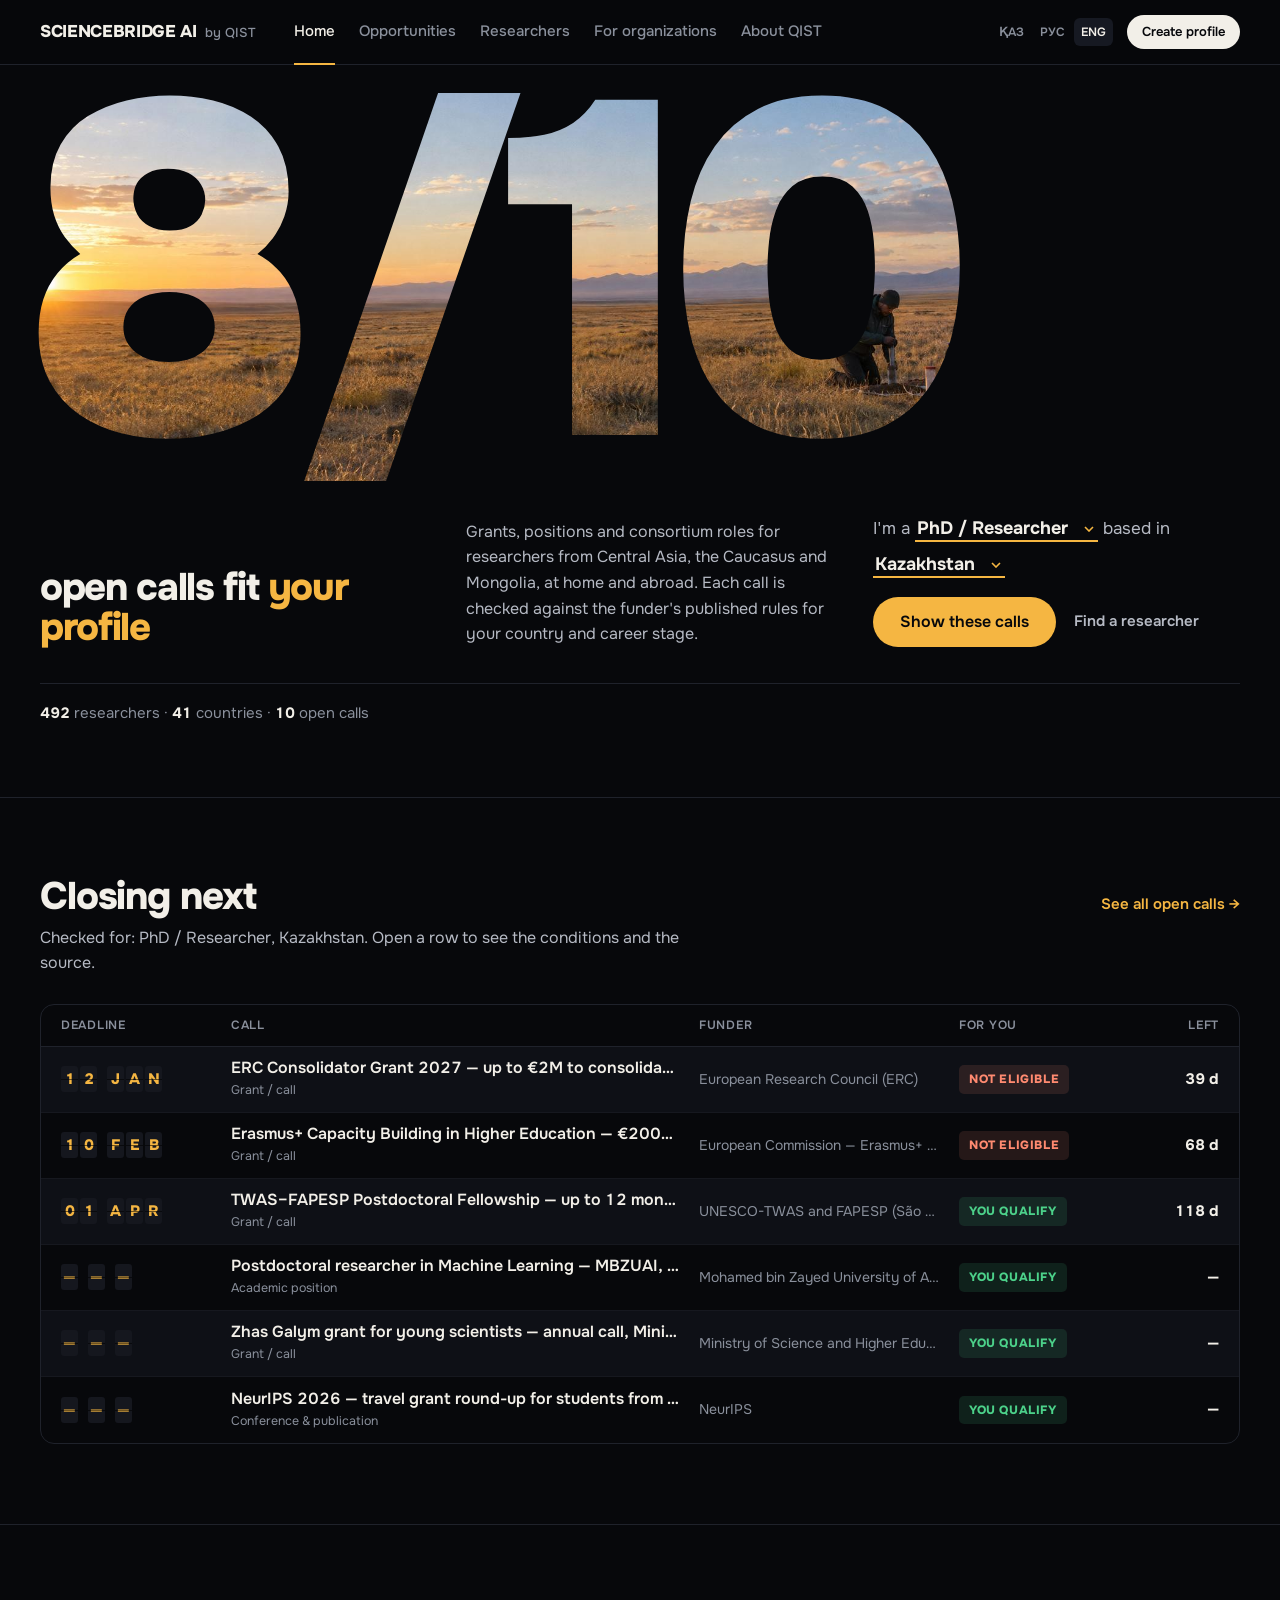
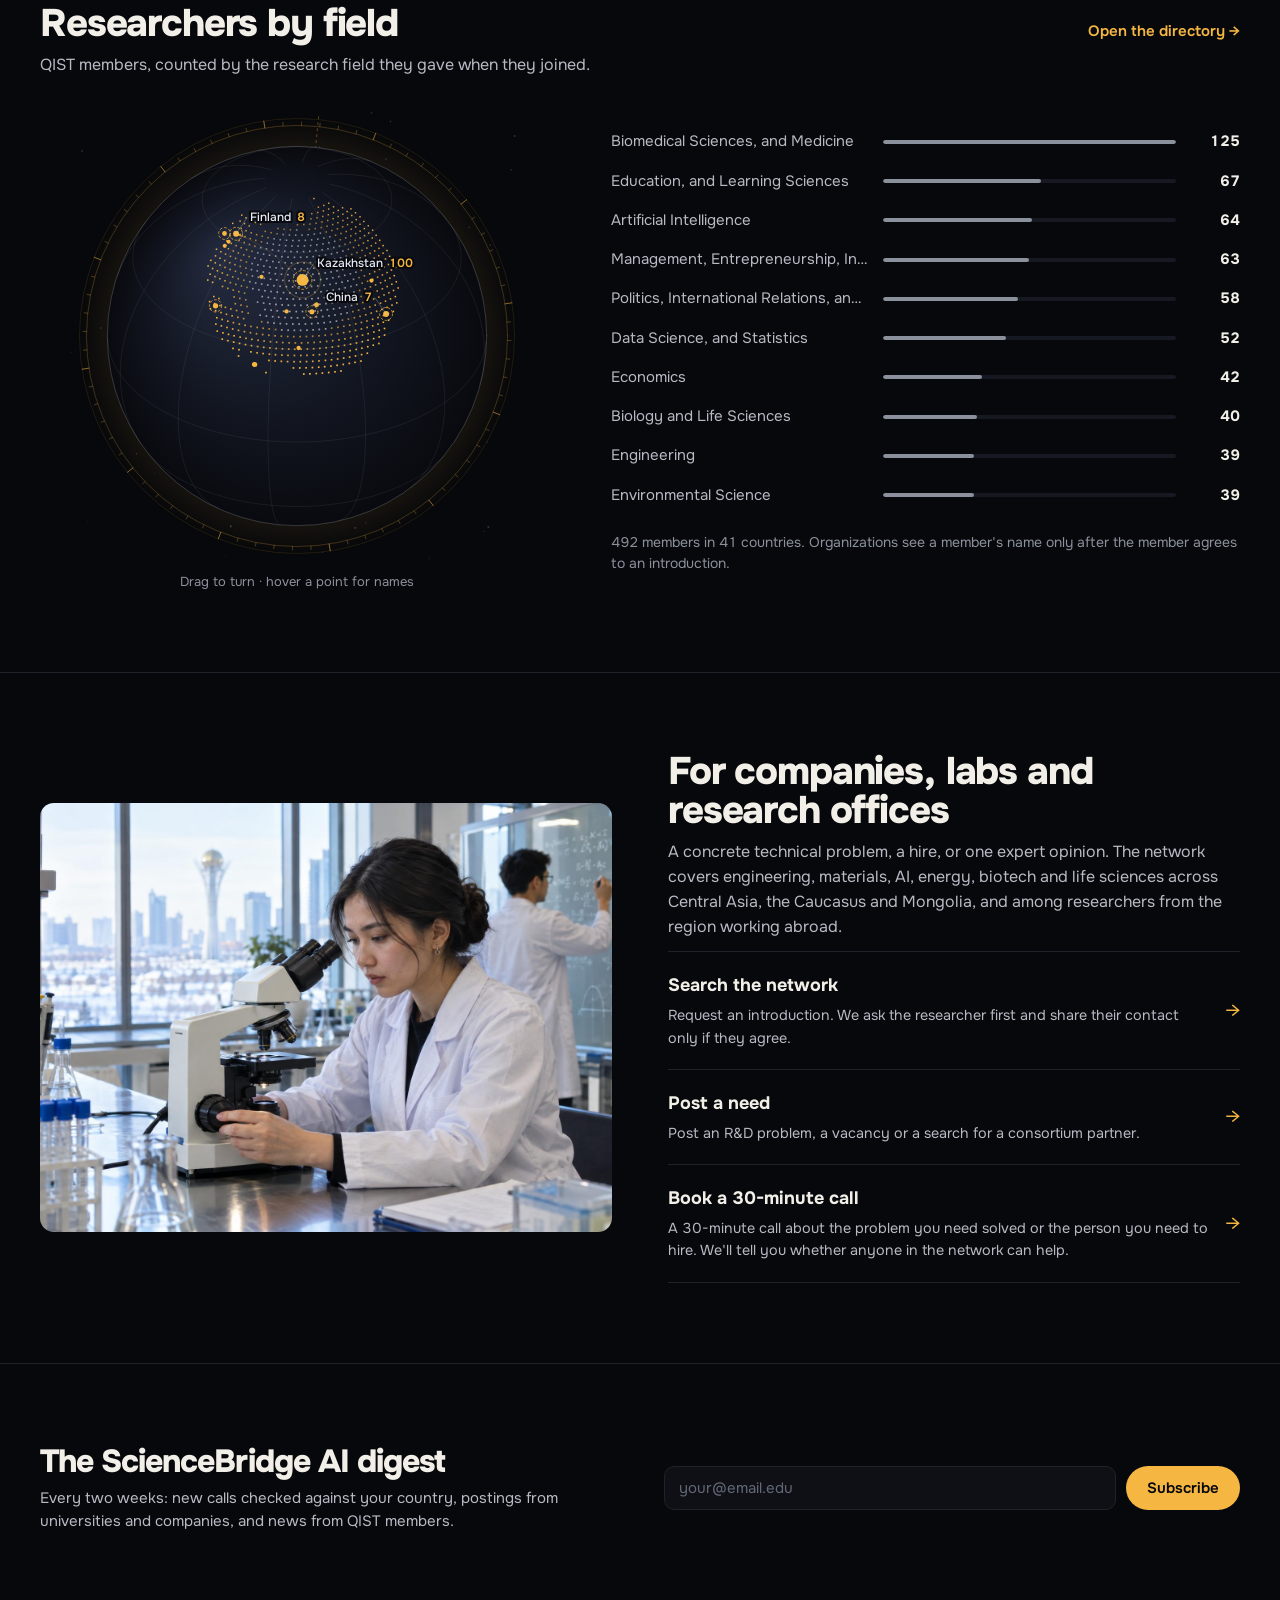
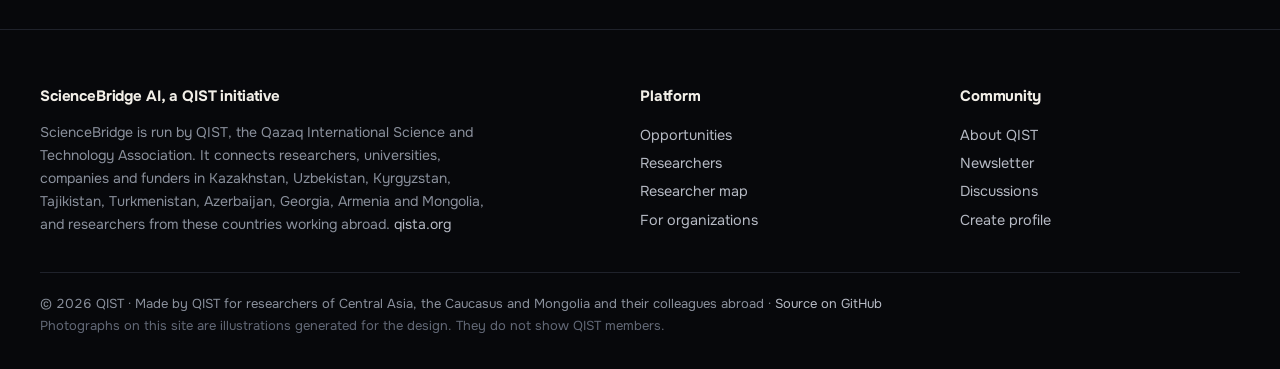
<file: index.html>
<!DOCTYPE html>
<html lang="en">
<head>
<meta charset="UTF-8">
<meta name="viewport" content="width=device-width, initial-scale=1.0">
<title>ScienceBridge AI by QIST</title>
<meta name="description" content="Find researchers from Central Asia, the Caucasus and Mongolia, and check your eligibility for international grants and positions.">
<link rel="icon" href="data:image/svg+xml,<svg xmlns='http://www.w3.org/2000/svg' viewBox='0 0 100 100'><rect width='100' height='100' rx='26' fill='%232447a8'/><text x='50' y='69' font-size='56' font-weight='700' text-anchor='middle' fill='%23ffffff' font-family='Georgia, serif'>Q</text></svg>">
<link rel="preconnect" href="https://fonts.googleapis.com">
<link rel="preconnect" href="https://fonts.gstatic.com" crossorigin>
<link href="https://fonts.googleapis.com/css2?family=Onest:wght@400;500;600;700;800;900&display=swap" rel="stylesheet">
<link rel="stylesheet" href="assets/css/style.css?v=2026-09-28f">
</head>
<body>
<header class="site-header" id="site-header"></header>

<!-- ================= hero =================
     The one number the site exists for: how many of the open calls this reader can enter.
     The numeral is cut out of a photograph of the steppe; it recounts when the stage or the
     country changes. -->
<section class="hero">
  <div class="container">
    <div class="photo-num" id="hero-num" style="background-image:url('assets/img/steppe-fieldwork.jpg')" aria-hidden="true"><span id="fit-n">13</span>/<span id="open-n">17</span></div>
    <div class="hero-row">
      <h1 id="hero-h1" data-i18n-html="home.f.h1"></h1>
      <p class="lead" data-i18n="home.lead"></p>
      <div>
        <p class="sentence">
          <span data-i18n="home.s.a"></span>
          <select id="demo-stage" data-i18n-attr="aria-label:opp.mystage">
            <option value="any" data-i18n="opp.stage.any"></option>
            <option value="phd_student" data-i18n="opp.stage.phd_student"></option>
            <option value="phd_plus" selected data-i18n="opp.stage.phd_plus"></option>
            <option value="postdoc_plus" data-i18n="opp.stage.postdoc_plus"></option>
            <option value="pi_only" data-i18n="opp.stage.pi_only"></option>
          </select><span data-i18n="home.s.b"></span><select id="demo-country" data-i18n-attr="aria-label:opp.mycountry"></select>
        </p>
        <p class="sr-only" id="hero-result" aria-live="polite"></p>
        <div class="hero-actions">
          <a class="btn btn-primary btn-lg" id="hero-show" href="opportunities.html" data-i18n="home.s.show"></a>
          <a class="link" href="directory.html" data-i18n="home.tab.people"></a>
        </div>
      </div>
    </div>
    <p class="hero-facts" id="hero-facts"></p>
  </div>
</section>

<!-- ================= departure board =================
     The calls closing next, as a departures board: date, call, funder, whether the reader
     can apply, days left. Driven by the profile in the hero; when the country or stage
     changes, the verdicts that change flip over. Which calls: the three picked by D-39 so the
     check shows different edges, topped up to six by deadline. -->
<section class="section">
  <div class="container">
    <div class="sec-head">
      <h2 data-i18n="board.h2"></h2>
      <a href="opportunities.html" id="calls-all"><span data-i18n="home.demo.all"></span></a>
      <p class="lede" id="board-sub"></p>
    </div>
    <div class="board" id="board" role="table">
      <div class="board-head" role="row">
        <span role="columnheader" data-i18n="board.col.date"></span>
        <span role="columnheader" data-i18n="board.col.call"></span>
        <span role="columnheader" data-i18n="board.col.org"></span>
        <span role="columnheader" data-i18n="board.col.you"></span>
        <span role="columnheader" data-i18n="board.col.left"></span>
      </div>
      <div id="board-rows"></div>
    </div>
  </div>
</section>

<!-- ================= the network by field =================
     The globe shows where members work (real coordinates, D-12 markers for country-level
     records). Beside it, depth by field, no names (D-34); each row opens the directory. -->
<section class="section network">
  <div class="container">
    <div class="sec-head">
      <h2 data-i18n="home.depth.h2"></h2>
      <a href="directory.html" data-i18n="home.depth.open"></a>
      <p class="lede" data-i18n="home.depth.lede"></p>
    </div>
    <div class="network-grid">
      <div class="science-globe" id="globe-view">
        <div class="globe-stage">
          <canvas id="globe" role="img" aria-label="ScienceBridge AI"></canvas>
          <div class="globe-tip" id="globe-tip"></div>
        </div>
        <p class="globe-hint" data-i18n="home.globe.hint"></p>
      </div>
      <div id="depth" class="depth"></div>
    </div>
  </div>
</section>

<!-- ================= for organizations ================= -->
<section class="section">
  <div class="container photo-split">
    <figure class="photo">
      <img src="assets/img/lab-astana.jpg" alt="" loading="lazy" width="1600" height="1062">
    </figure>
    <div>
      <div class="sec-head" style="margin-bottom:12px">
        <h2 data-i18n="home.door2.h"></h2>
        <p class="lede" data-i18n="org.sub.company"></p>
      </div>
      <ul class="org-list">
        <li><a href="organizations.html#find"><b data-i18n="org.find.h2"></b><span data-i18n="home.door2.c"></span><i aria-hidden="true">→</i></a></li>
        <li><a href="organizations.html#post"><b data-i18n="org.post.h2"></b><span data-i18n="home.door2.a"></span><i aria-hidden="true">→</i></a></li>
        <li><a href="organizations.html#talk"><b data-i18n="org.talk.h2"></b><span data-i18n="org.talk.lede.company"></span><i aria-hidden="true">→</i></a></li>
      </ul>
    </div>
  </div>
</section>



<section class="section" style="padding-bottom:0">
  <div class="container">
    <div class="digest" id="pilot">
      <div>
        <h2 data-i18n="home.cta.h"></h2>
        <p data-i18n="home.cta.p"></p>
      </div>
      <div>
        <form id="cta-subscribe">
          <label class="sr-only" for="cta-email" data-i18n="common.email"></label>
          <input type="email" required data-i18n-attr="placeholder:home.cta.ph" id="cta-email">
          <button class="btn btn-primary" type="submit" data-i18n="home.cta.btn"></button>
        </form>
      </div>
    </div>
  </div>
</section>

<footer class="site-footer" id="site-footer"></footer>

<script src="assets/js/i18n.js?v=2026-09-28f"></script>
<script src="assets/js/app.js?v=2026-09-28f"></script>
<script src="assets/js/globe.js?v=2026-09-28f"></script>
<script>
(async () => {
  await QIST.boot('index.html');
  const $ = id => document.getElementById(id);

  const [allPeople, opps] = await Promise.all([QIST.getPeople(), QIST.getOpportunities()]);
  const people = QIST.uniquePeople(allPeople);

  // the globe: fails quietly so a bad fetch never takes the section down
  let globe = null;
  try {
    const landDots = await fetch('assets/data/land-dots.json').then(r => r.json());
    globe = QistGlobe.mount($('globe'), {
      people, landDots, tooltip: $('globe-tip'), hubs: 12,
      labels: { count: n => QIST.t('globe.count', { n }), nocity: QIST.t('globe.nocity'), unknown: QIST.t('globe.unknown') }
    });
  } catch (err) {
    console.error('Globe failed to load:', err);
    document.querySelector('.science-globe').style.display = 'none';
  }

  /* Counters computed from the data (D-31). Flagged duplicates are not counted (D-14), and
     only calls with an open deadline count as open. */
  const active = opps.filter(o => !QIST.isExpired(o));
  const countries = new Set(people.map(p => p.country).filter(Boolean)).size;
  $('hero-facts').innerHTML = QIST.t('home.f.facts', { people: `<b>${people.length}</b>`, countries: `<b>${countries}</b>`, opps: `<b>${active.length}</b>` });
  $('open-n').textContent = active.length;
  QIST.parallax($('hero-num'), 5);

  /* ---------- the check ---------- */
  const elig = await QIST.getEligibility();
  const demoCountry = $('demo-country'), demoStage = $('demo-stage');
  QIST.fillCountrySelect(demoCountry, elig, 'KZ');

  /* Which three calls to show (D-39): the soonest overall, then the soonest whose verdict
     depends on the country, then the soonest with a career-stage bar. Sorting purely by
     deadline gave three calls open to any nationality, and the check showed nothing. */
  const byDeadline = [...active].sort((a, b) => {
    if (!a.deadline) return 1; if (!b.deadline) return -1;
    return a.deadline.localeCompare(b.deadline);
  });
  const countrySensitive = o => {
    const e = o.eligibility || {};
    return (e.programme && e.programme !== 'open') ||
           (e.countries_allowed || []).length > 0 || (e.countries_excluded || []).length > 0;
  };
  const three = [];
  const take = pred => { const o = byDeadline.find(x => pred(x) && !three.includes(x)); if (o) three.push(o); };
  take(() => true);
  take(countrySensitive);
  take(o => o.career_stage && o.career_stage !== 'any');
  while (three.length < 6 && three.length < byDeadline.length) take(() => true);
  three.sort((a, b) => (a.deadline || '9').localeCompare(b.deadline || '9'));

  function draw() {
    const profile = { country: demoCountry.value, stage: demoStage.value, fields: [], methods: [] };
    const q = `country=${encodeURIComponent(profile.country)}&stage=${encodeURIComponent(profile.stage)}`;

    const fit = active.filter(o => !QIST.matchOpportunity(o, profile, elig).blocked).length;
    /* The numeral recounts; the screen-reader line says the same thing in words. */
    const fitEl = $('fit-n');
    const was = Number(fitEl.textContent) || fit;
    QIST.tweenNumber(fitEl, was, fit, 600);
    $('hero-result').textContent = QIST.t('home.s.result', { fit, open: active.length }).replace(/<[^>]+>/g, '');
    $('hero-show').href = `opportunities.html?${q}&elig=1`;
    $('calls-all').href = `opportunities.html?${q}`;

    drawBoard(profile, q);
  }
  /* ---------- the board ---------- */
  const MONTHS = {
    en: ['JAN', 'FEB', 'MAR', 'APR', 'MAY', 'JUN', 'JUL', 'AUG', 'SEP', 'OCT', 'NOV', 'DEC'],
    ru: ['ЯНВ', 'ФЕВ', 'МАР', 'АПР', 'МАЙ', 'ИЮН', 'ИЮЛ', 'АВГ', 'СЕН', 'ОКТ', 'НОЯ', 'ДЕК'],
    kk: ['ҚАҢ', 'АҚП', 'НАУ', 'СӘУ', 'МАМ', 'МАУ', 'ШІЛ', 'ТАМ', 'ҚЫР', 'ҚАЗ', 'ҚАР', 'ЖЕЛ']
  };
  const flaps = (text, row) => [...text].map((ch, k) => ch === ' '
    ? '<i class="gap"></i>'
    : `<b class="flap" style="--d:${row * 70 + k * 35}ms">${QIST.esc(ch)}</b>`).join('');
  const tones = {};
  function drawBoard(profile, q) {
    $('board-sub').textContent = QIST.t('board.sub', {
      stage: demoStage.options[demoStage.selectedIndex].text,
      country: QIST.countryName(profile.country, elig) || profile.country
    });
    const rows = $('board-rows');
    const first = !rows.children.length;
    if (first) {
      rows.innerHTML = three.map((o, r) => {
        const d = new Date(o.deadline + 'T00:00:00');
        const date = o.deadline ? `${String(d.getDate()).padStart(2, '0')} ${(MONTHS[QIST.lang] || MONTHS.en)[d.getMonth()]}` : '— — —';
        const n = QIST.daysLeft(o);
        return `<a class="board-row" role="row" data-opp="${QIST.esc(o.id)}" href="opportunities.html#opp-${encodeURIComponent(o.id)}">
          <span class="b-date" role="cell" aria-label="${QIST.esc(o.deadline || '')}">${flaps(date, r)}</span>
          <span class="b-call" role="cell"><b>${QIST.esc(o.title)}</b><small>${QIST.esc(QIST.typeLabel(o.type))}</small></span>
          <span class="b-org" role="cell">${QIST.esc(o.organization)}</span>
          <span class="b-you" role="cell"><span class="st"></span></span>
          <span class="b-left${n !== null && n <= 7 ? ' hot' : ''}" role="cell">${n === null ? '—' : QIST.t('board.days', { n })}</span>
        </a>`;
      }).join('');
    }
    [...rows.children].forEach((row, r) => {
      const o = three[r];
      const tone = QIST.matchOpportunity(o, profile, elig).tone;
      const st = row.querySelector('.st');
      st.className = `st ${tone}`;
      st.textContent = QIST.t('board.' + tone);
      row.href = `opportunities.html?${q}#opp-${encodeURIComponent(o.id)}`;
      if (!first && tones[o.id] !== tone && !QIST.reducedMotion()) {
        st.classList.remove('flip'); void st.offsetWidth; st.classList.add('flip');
      }
      tones[o.id] = tone;
    });
  }

  // the dates flip in when the board first comes into view, not on page load below the fold
  const boardEl = $('board');
  if ('IntersectionObserver' in window) {
    const io = new IntersectionObserver(es => { if (es[0].isIntersecting) { boardEl.classList.add('in'); io.disconnect(); } }, { threshold: 0.25 });
    io.observe(boardEl);
  } else boardEl.classList.add('in');
  [demoCountry, demoStage].forEach(el => el.addEventListener('change', () => { QIST.fitSelect(el); draw(); }));
  [demoCountry, demoStage].forEach(el => QIST.fitSelect(el));
  draw();

  /* ---------- depth of the network, by field, no names ---------- */
  const counts = QIST.fieldCounts(people);
  const top = Object.entries(counts)
    .filter(([f]) => f !== 'Other Research Area')
    .sort((a, b) => b[1] - a[1]).slice(0, 10);
  const max = top.length ? top[0][1] : 1;
  $('depth').innerHTML = top.map(([f, n]) => `
    <a class="depth-row" href="directory.html?field=${encodeURIComponent(f)}">
      <span class="depth-label">${QIST.esc(f)}</span>
      <span class="depth-bar"><i style="width:${Math.round((n / max) * 100)}%"></i></span>
      <span class="depth-n">${n}</span>
    </a>`).join('') +
    `<p class="depth-note">${QIST.t('home.depth.note', { countries, people: people.length })}</p>`;

  /* Hover or focus a field and the globe shows where those members are; the line under the
     globe names the field and the count. */
  const hint = document.querySelector('.globe-hint');
  const hintText = hint ? hint.textContent : '';
  /* The globe only holds members with coordinates, so the line says how many of the
     field's members it shows rather than implying it shows all of them. */
  const showField = f => {
    if (!globe || !globe.highlight) return;
    const n = globe.highlight(f ? (p => QIST.primaryFields(p).includes(f)) : null);
    if (hint) hint.innerHTML = f
      ? QIST.t('home.globe.field', { field: QIST.esc(f), n: `<b>${n}</b>`, total: counts[f] || n })
      : QIST.esc(hintText);
  };
  document.querySelectorAll('#depth .depth-row').forEach(row => {
    const f = decodeURIComponent(row.getAttribute('href').split('field=')[1] || '');
    row.addEventListener('mouseenter', () => showField(f));
    row.addEventListener('focus', () => showField(f));
    row.addEventListener('mouseleave', () => showField(null));
    row.addEventListener('blur', () => showField(null));
  });

  /* ---------- digest sign-up ----------
     Posts to the configured endpoint; with none configured the form says so instead of
     pretending (it used to save the address into the visitor's own localStorage). */
  const form = $('cta-subscribe'), emailInput = $('cta-email'), btn = form.querySelector('button');
  if (!QIST.SIGNUP_ENDPOINT) {
    emailInput.disabled = true; btn.disabled = true;
    form.insertAdjacentHTML('afterend', `<p class="off">${QIST.t('home.cta.off')}</p>`);
  } else {
    form.addEventListener('submit', async e => {
      e.preventDefault();
      const email = emailInput.value.trim();
      if (!email) return;
      btn.disabled = true; btn.textContent = QIST.t('common.sending');
      const res = await QIST.submitForm(QIST.SIGNUP_ENDPOINT, {
        _subject: 'ScienceBridge pilot sign-up', kind: 'pilot_signup', email, at: new Date().toISOString()
      });
      if (res.ok) {
        form.innerHTML = `<p>${QIST.t('home.cta.ok')}</p>`;
      } else {
        btn.disabled = false; btn.textContent = QIST.t('home.cta.btn');
        QIST.toast(QIST.t('opp.toast.fail'));
      }
    });
  }

})();
</script>
</body>
</html>
</file>
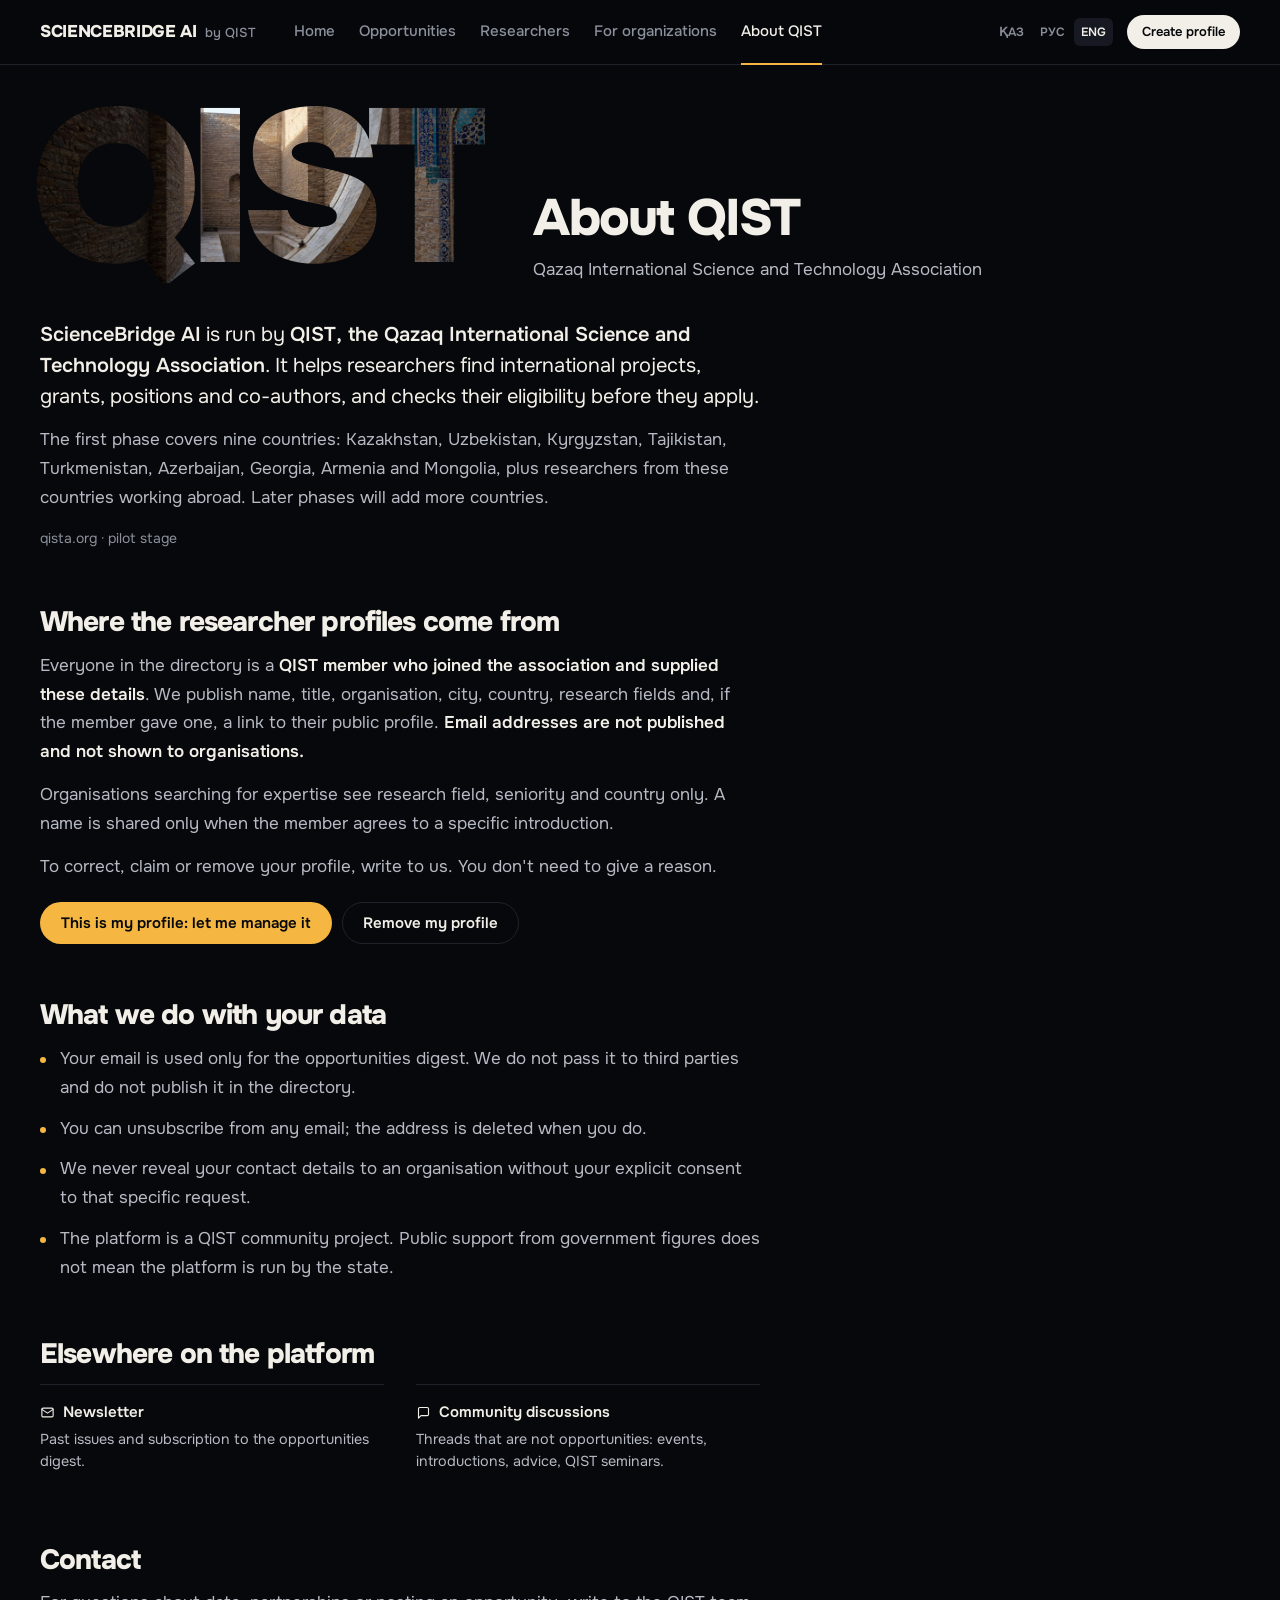
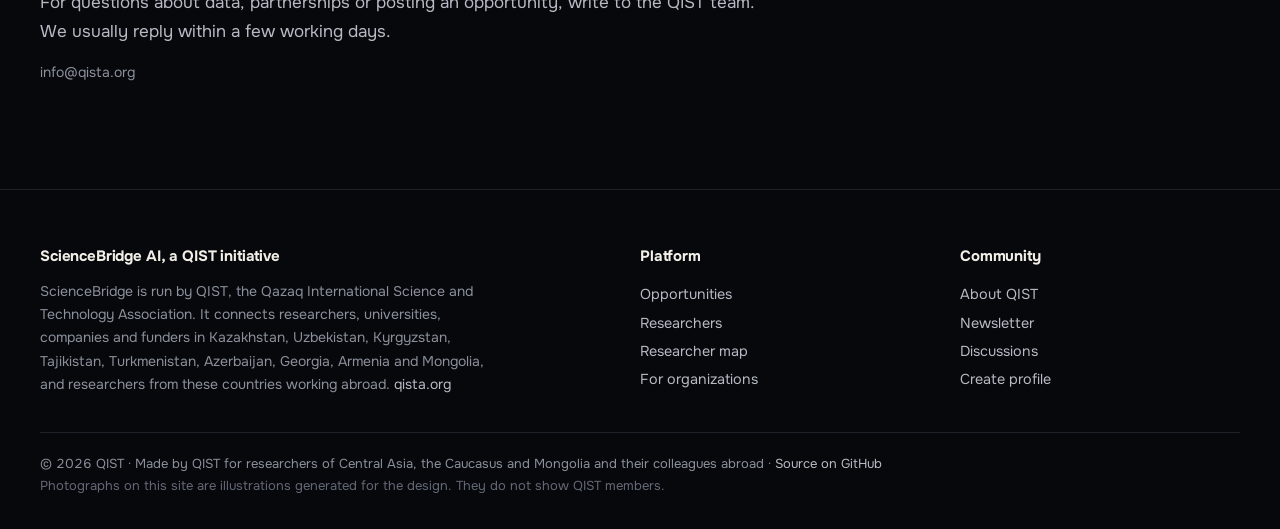
<file: about.html>
<!DOCTYPE html>
<html lang="en">
<head>
<meta charset="UTF-8">
<meta name="viewport" content="width=device-width, initial-scale=1.0">
<title data-i18n-title="about.h2">About QIST · ScienceBridge AI</title>
<meta name="description" content="Who is behind ScienceBridge, where the researcher profiles came from, how to manage your data and how to remove your profile.">
<link rel="icon" href="data:image/svg+xml,<svg xmlns='http://www.w3.org/2000/svg' viewBox='0 0 100 100'><rect width='100' height='100' rx='26' fill='%232447a8'/><text x='50' y='69' font-size='56' font-weight='700' text-anchor='middle' fill='%23ffffff' font-family='Georgia, serif'>Q</text></svg>">
<link rel="preconnect" href="https://fonts.googleapis.com">
<link rel="preconnect" href="https://fonts.gstatic.com" crossorigin>
<link href="https://fonts.googleapis.com/css2?family=Onest:wght@400;500;600;700;800;900&display=swap" rel="stylesheet">
<link rel="stylesheet" href="assets/css/style.css?v=2026-09-28f">
</head>
<body>
<header class="site-header" id="site-header"></header>

<div class="container">
  <div class="page-top">
    <div><span class="photo-num" style="background-image:url('assets/img/ulugh-beg.jpg');background-position:70% center" aria-hidden="true">QIST</span></div>
    <div><h1 data-i18n="about.h2"></h1><p class="lede" data-i18n="top.qist"></p></div>
  </div>
</div>

<div class="container">

  <article class="prose">
    <p class="intro" data-i18n-html="about.intro"></p>
    <p data-i18n="about.phase"></p>
    <p class="meta" data-i18n="about.stage"></p>

    <h2 id="data" data-i18n="about.data.h"></h2>
    <p data-i18n-html="about.data.p1"></p>
    <p data-i18n-html="about.data.p2"></p>
    <p data-i18n="about.data.p3"></p>
    <div class="actions">
      <a class="btn btn-primary" id="claim-link" href="#" data-i18n="about.claim"></a>
      <a class="btn btn-outline" id="remove-link" href="#" data-i18n="about.remove"></a>
    </div>
    <p class="meta" id="contact-fallback"></p>

    <h2 data-i18n="about.use.h"></h2>
    <ul>
      <li data-i18n="about.use.a"></li>
      <li data-i18n="about.use.b"></li>
      <li data-i18n="about.use.c"></li>
      <li data-i18n="about.use.d"></li>
    </ul>

    <h2 data-i18n="about.else.h"></h2>
    <div class="link-list">
      <a href="newsletter.html">
        <b><svg class="ico" viewBox="0 0 24 24" aria-hidden="true"><rect x="3" y="5" width="18" height="14" rx="2"/><path d="m3 7 9 6 9-6"/></svg><span data-i18n="foot.newsletter"></span></b>
        <span data-i18n="about.else.news"></span>
      </a>
      <a href="channels.html">
        <b><svg class="ico" viewBox="0 0 24 24" aria-hidden="true"><path d="M20 15a2 2 0 0 1-2 2H8l-4 4V6a2 2 0 0 1 2-2h12a2 2 0 0 1 2 2z"/></svg><span data-i18n="about.else.disc.h"></span></b>
        <span data-i18n="about.else.disc"></span>
      </a>
    </div>

    <h2 data-i18n="about.contact.h"></h2>
    <p data-i18n="about.contact.p"></p>
    <p class="meta" id="contact-line"></p>
  </article>
</div>

<footer class="site-footer" id="site-footer"></footer>

<script src="assets/js/i18n.js?v=2026-09-28f"></script>
<script src="assets/js/app.js?v=2026-09-28f"></script>
<script>
(async () => {
  await QIST.boot('about.html');

  // The single address lives in one place: assets/js/app.js -> QIST.CONTACT_EMAIL
  const mail = QIST.CONTACT_EMAIL || '';
  const claim = document.getElementById('claim-link');
  const remove = document.getElementById('remove-link');
  const fallback = document.getElementById('contact-fallback');
  const line = document.getElementById('contact-line');

  if (mail) {
    claim.href  = `mailto:${mail}?subject=${encodeURIComponent('My profile in the ScienceBridge AI directory')}&body=${encodeURIComponent('Hello,\n\nMy name in the directory: \nProfile link: \n\nI would like to manage this profile.')}`;
    remove.href = `mailto:${mail}?subject=${encodeURIComponent('Please remove my profile from the ScienceBridge directory')}&body=${encodeURIComponent('Hello,\n\nMy name in the directory: \nProfile link: \n\nPlease delete my data.')}`;
    line.textContent = mail;
  } else {
    // Honest state: no address configured, so we do not pretend the buttons work.
    [claim, remove].forEach(b => { b.classList.add('btn-outline'); b.classList.remove('btn-primary'); b.setAttribute('aria-disabled','true'); b.href = '#'; b.addEventListener('click', e => e.preventDefault()); });
    fallback.innerHTML = '<b>No contact address is configured yet.</b> Set it in <code>assets/js/app.js</code> → <code>QIST.CONTACT_EMAIL</code> and these buttons will work.';
    line.textContent = '—';
  }
})();
</script>
</body>
</html>
</file>
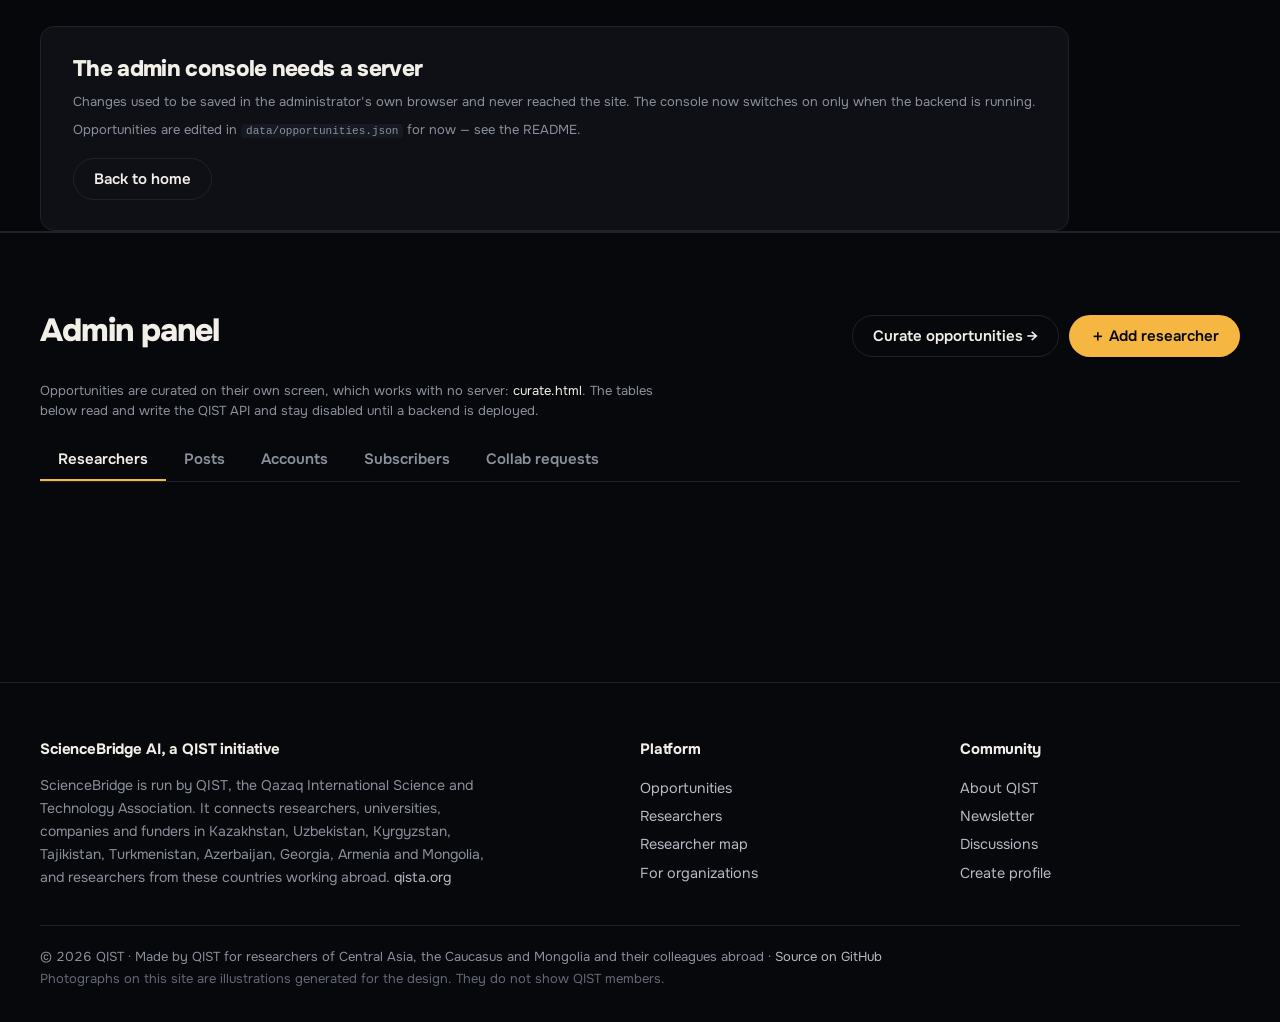
<file: admin.html>
<!DOCTYPE html>
<html lang="en">
<head>
<meta charset="UTF-8">
<meta name="viewport" content="width=device-width, initial-scale=1.0">
<title>Admin — QIST</title>
<link rel="icon" href="data:image/svg+xml,<svg xmlns='http://www.w3.org/2000/svg' viewBox='0 0 100 100'><rect width='100' height='100' rx='26' fill='%232447a8'/><text x='50' y='69' font-size='56' font-weight='700' text-anchor='middle' fill='%23ffffff' font-family='Georgia, serif'>Q</text></svg>">
<link href="https://fonts.googleapis.com/css2?family=Onest:wght@400;500;600;700;800;900&display=swap" rel="stylesheet">
<link rel="stylesheet" href="assets/css/style.css?v=2026-09-28f">
</head>
<body>
<header class="site-header" id="site-header"></header>

<section class="section">
  <div class="container">
    <div class="section-head">
      <h2 class="rule">Admin panel</h2>
      <div style="display:flex;gap:10px;flex-wrap:wrap">
        <a class="btn btn-outline" href="curate.html">Curate opportunities →</a>
        <button class="btn btn-primary" id="btn-add-person">＋ Add researcher</button>
      </div>
    </div>

    <!-- The curator screen works without a backend: it edits data/opportunities.json in the
         browser and hands the file back to commit. Everything below this line needs the API. -->
    <p class="small muted" style="margin-bottom:18px;max-width:70ch">
      Opportunities are curated on their own screen, which works with no server:
      <a href="curate.html">curate.html</a>. The tables below read and write the QIST API and
      stay disabled until a backend is deployed.
    </p>

    <div class="tab-row" style="margin-bottom:24px">
      <button class="active" data-tab="people">Researchers</button>
      <button data-tab="posts">Posts</button>
      <button data-tab="accounts">Accounts</button>
      <button data-tab="subs">Subscribers</button>
      <button data-tab="requests">Collab requests</button>
    </div>

    <div id="tab-people" class="table-wrap"></div>
    <div id="tab-posts" class="table-wrap" style="display:none"></div>
    <div id="tab-accounts" class="table-wrap" style="display:none"></div>
    <div id="tab-subs" class="table-wrap" style="display:none"></div>
    <div id="tab-requests" class="table-wrap" style="display:none"></div>
  </div>
</section>

<div class="modal-overlay" id="person-modal">
  <div class="modal">
    <button class="close" onclick="document.getElementById('person-modal').classList.remove('open')">✕</button>
    <h2 id="pm-title" style="margin-bottom:16px">Add researcher</h2>
    <form id="person-form">
      <input type="hidden" id="pf-id">
      <div class="form-grid">
        <div class="form-row"><label>Full name</label><input type="text" id="pf-name" required style="width:100%"></div>
        <div class="form-row"><label>Title</label><input type="text" id="pf-title" style="width:100%" placeholder="Assistant Professor"></div>
        <div class="form-row"><label>Institution</label><input type="text" id="pf-inst" style="width:100%"></div>
        <div class="form-row"><label>Experience (years)</label><input type="number" id="pf-exp" min="0" max="60" style="width:100%"></div>
        <div class="form-row"><label>City</label><input type="text" id="pf-city" style="width:100%"></div>
        <div class="form-row"><label>Country</label><input type="text" id="pf-country" style="width:100%"></div>
        <div class="form-row"><label>Latitude</label><input type="number" step="any" id="pf-lat" style="width:100%"></div>
        <div class="form-row"><label>Longitude</label><input type="number" step="any" id="pf-lng" style="width:100%"></div>
      </div>
      <div class="form-row"><label>Research topics (comma-separated)</label><input type="text" id="pf-topics" style="width:100%"></div>
      <div class="form-row"><label>Public link</label><input type="url" id="pf-link" style="width:100%" placeholder="https://scholar.google.com/…"></div>
      <div class="form-row"><label>Short bio</label><textarea id="pf-bio" rows="3"></textarea></div>
      <button class="btn btn-primary" type="submit">Save</button>
    </form>
  </div>
</div>

<footer class="site-footer" id="site-footer"></footer>

<script src="assets/js/i18n.js?v=2026-09-28f"></script>
<script src="assets/js/app.js?v=2026-09-28f"></script>
<script>
(async () => {
  await QIST.boot('admin.html');

  // The admin console edits server data. Without a server it edited localStorage,
  // so only the administrator ever saw the changes. Disabled 2026-09-18.
  if (!QIST.authAvailable()) {
    document.querySelector('.container').innerHTML = `
      <div class="card" style="padding:30px 32px;margin-top:26px">
        <h2 style="margin-bottom:10px">The admin console needs a server</h2>
        <p class="small muted" style="margin-bottom:8px">
          Changes used to be saved in the administrator's own browser and never reached the site.
          The console now switches on only when the backend is running.
        </p>
        <p class="small muted" style="margin-bottom:18px">
          Opportunities are edited in <code>data/opportunities.json</code> for now — see the README.
        </p>
        <a class="btn btn-outline" href="index.html">Back to home</a>
      </div>`;
    return;
  }
  const u = QIST.requireRole('admin');
  if (!u) return;
  const $ = id => document.getElementById(id);

  document.querySelectorAll('.tab-row button').forEach(b =>
    b.addEventListener('click', () => {
      document.querySelectorAll('.tab-row button').forEach(x => x.classList.remove('active'));
      b.classList.add('active');
      ['people', 'posts', 'accounts', 'subs', 'requests'].forEach(t =>
        $('tab-' + t).style.display = t === b.dataset.tab ? '' : 'none');
    }));

  /* ---------- people ---------- */
  async function renderPeople() {
    const people = await QIST.getPeople();
    $('tab-people').innerHTML = `<table class="data">
      <tr><th>Name</th><th>Title / Institution</th><th>Location</th><th>Topics</th><th></th></tr>
      ${people.map(p => `<tr>
        <td><b>${QIST.esc(p.name)}</b></td>
        <td>${QIST.esc(p.title || '')}<br><span class="muted">${QIST.esc(p.institution || '')}</span></td>
        <td>${QIST.esc(p.city || '')}, ${QIST.esc(p.country || '')}</td>
        <td class="small">${(p.topics || []).map(QIST.esc).join(', ')}</td>
        <td style="white-space:nowrap">
          <button class="btn btn-outline btn-sm" data-edit="${QIST.esc(p.id)}">Edit</button>
          <button class="btn btn-danger btn-sm" data-del="${QIST.esc(p.id)}">Remove</button>
        </td>
      </tr>`).join('')}
    </table>`;

    $('tab-people').querySelectorAll('[data-edit]').forEach(b =>
      b.addEventListener('click', async () => {
        const p = (await QIST.getPeople()).find(x => String(x.id) === b.dataset.edit);
        $('pm-title').textContent = 'Edit researcher';
        $('pf-id').value = p.id;
        $('pf-name').value = p.name; $('pf-title').value = p.title || '';
        $('pf-inst').value = p.institution || ''; $('pf-exp').value = p.experience ?? '';
        $('pf-city').value = p.city || ''; $('pf-country').value = p.country || '';
        $('pf-lat').value = p.lat ?? ''; $('pf-lng').value = p.lng ?? '';
        $('pf-topics').value = (p.topics || []).join(', ');
        $('pf-link').value = p.link || ''; $('pf-bio').value = p.bio || '';
        $('person-modal').classList.add('open');
      }));

    $('tab-people').querySelectorAll('[data-del]').forEach(b =>
      b.addEventListener('click', () => {
        if (!confirm('Remove this researcher from the directory?')) return;
        const id = b.dataset.del;
        if (String(id).startsWith('loc_')) {
          QIST.saveOverlay('people', QIST.overlay('people').filter(p => String(p.id) !== id));
        } else {
          const removed = QIST.overlay('removed_people');
          removed.push(id);
          QIST.saveOverlay('removed_people', removed);
        }
        QIST.toast('Researcher removed.');
        renderPeople();
      }));
  }

  $('btn-add-person').addEventListener('click', () => {
    $('pm-title').textContent = 'Add researcher';
    $('person-form').reset(); $('pf-id').value = '';
    $('person-modal').classList.add('open');
  });

  $('person-form').addEventListener('submit', e => {
    e.preventDefault();
    const rec = {
      name: $('pf-name').value.trim(), title: $('pf-title').value.trim(),
      institution: $('pf-inst').value.trim(),
      experience: $('pf-exp').value ? +$('pf-exp').value : null,
      city: $('pf-city').value.trim(), country: $('pf-country').value.trim(),
      lat: $('pf-lat').value ? +$('pf-lat').value : null,
      lng: $('pf-lng').value ? +$('pf-lng').value : null,
      topics: $('pf-topics').value.split(',').map(s => s.trim()).filter(Boolean),
      link: $('pf-link').value.trim(), bio: $('pf-bio').value.trim()
    };
    const id = $('pf-id').value;
    if (!id) {
      QIST.pushOverlay('people', rec);
    } else if (String(id).startsWith('loc_')) {
      QIST.saveOverlay('people', QIST.overlay('people').map(p => String(p.id) === id ? { ...p, ...rec } : p));
    } else {
      rec.id = id;
      const edits = QIST.overlay('edited_people').filter(p => String(p.id) !== id);
      edits.push(rec);
      QIST.saveOverlay('edited_people', edits);
    }
    $('person-modal').classList.remove('open');
    QIST.toast('Saved.');
    renderPeople();
  });

  /* ---------- posts ---------- */
  async function renderPosts() {
    const posts = await QIST.getPosts();
    $('tab-posts').innerHTML = `<table class="data">
      <tr><th>Date</th><th>Channel</th><th>Title</th><th>Author</th><th></th></tr>
      ${posts.map(p => `<tr>
        <td>${QIST.esc(p.date || '')}</td><td>#${QIST.esc(p.channel)}</td>
        <td><b>${QIST.esc(p.title)}</b></td><td>${QIST.esc(p.author || '')}</td>
        <td><button class="btn btn-danger btn-sm" data-delpost="${QIST.esc(p.id)}">Remove</button></td>
      </tr>`).join('')}
    </table>`;
    $('tab-posts').querySelectorAll('[data-delpost]').forEach(b =>
      b.addEventListener('click', () => {
        const id = b.dataset.delpost;
        if (String(id).startsWith('loc_')) {
          QIST.saveOverlay('posts', QIST.overlay('posts').filter(p => String(p.id) !== id));
        } else {
          const removed = QIST.overlay('removed_posts');
          removed.push(id);
          QIST.saveOverlay('removed_posts', removed);
        }
        QIST.toast('Post removed.');
        renderPosts();
      }));
  }

  /* ---------- accounts / subscribers / requests ---------- */
  function renderRest() {
    const accounts = [...QIST.seededAccounts().map(a => ({ ...a, seeded: true })), ...QIST.overlay('accounts')];
    $('tab-accounts').innerHTML = `<table class="data">
      <tr><th>Name</th><th>Email</th><th>Role</th><th>Source</th></tr>
      ${accounts.map(a => `<tr><td><b>${QIST.esc(a.name)}</b></td><td>${QIST.esc(a.email)}</td>
        <td>${QIST.esc(a.role || 'member')}</td><td>${a.seeded ? 'seeded demo' : 'self-registered'}</td></tr>`).join('')}
    </table>`;

    const subs = QIST.overlay('subscribers');
    $('tab-subs').innerHTML = subs.length
      ? `<table class="data"><tr><th>Email</th></tr>${subs.map(s => `<tr><td>${QIST.esc(s.email)}</td></tr>`).join('')}</table>`
      : '<p class="muted">No newsletter subscribers recorded on this device yet.</p>';

    const reqs = QIST.overlay('collab_requests');
    $('tab-requests').innerHTML = reqs.length
      ? `<table class="data"><tr><th>Date</th><th>From</th><th>To</th><th>Topics</th><th>Goal</th></tr>
        ${reqs.map(r => `<tr><td>${QIST.esc(r.date)}</td><td>${QIST.esc(r.from)}</td>
        <td>${QIST.esc(r.toName)}</td><td>${QIST.esc(r.topics)}</td><td>${QIST.esc(r.goal)}</td></tr>`).join('')}</table>`
      : '<p class="muted">No collaboration requests recorded on this device yet.</p>';
  }

  await renderPeople();
  await renderPosts();
  renderRest();
})();
</script>
</body>
</html>
</file>
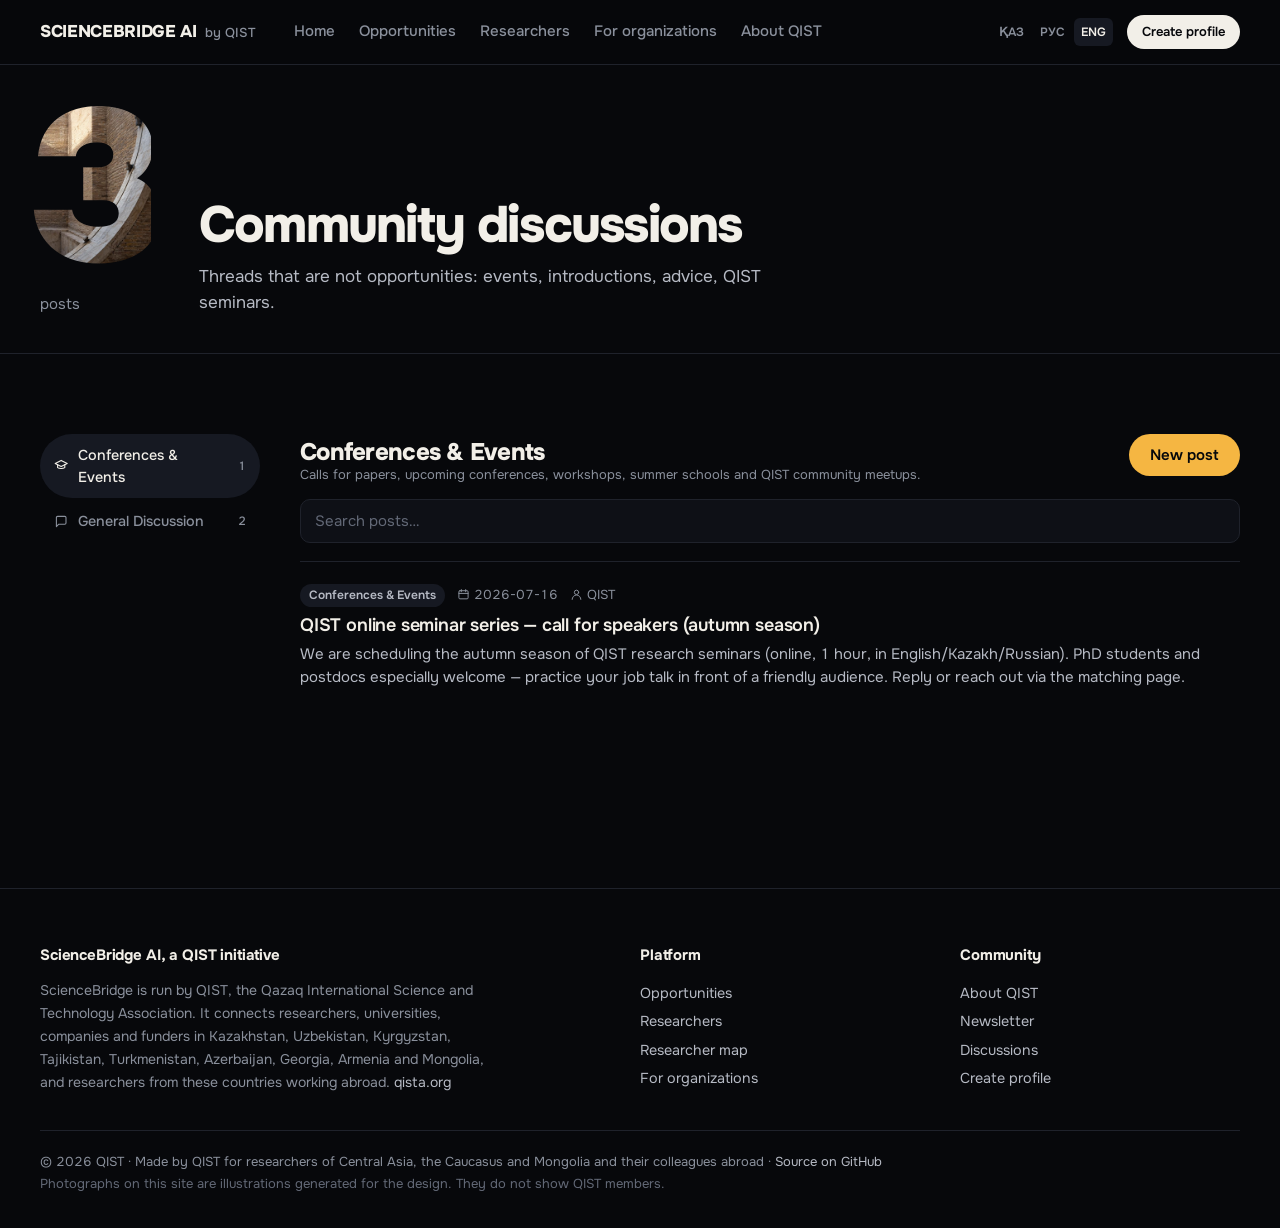
<file: channels.html>
<!DOCTYPE html>
<html lang="en">
<head>
<meta charset="UTF-8">
<meta name="viewport" content="width=device-width, initial-scale=1.0">
<title data-i18n-title="ch.h2">Community discussions · ScienceBridge AI</title>
<link rel="icon" href="data:image/svg+xml,<svg xmlns='http://www.w3.org/2000/svg' viewBox='0 0 100 100'><rect width='100' height='100' rx='26' fill='%232447a8'/><text x='50' y='69' font-size='56' font-weight='700' text-anchor='middle' fill='%23ffffff' font-family='Georgia, serif'>Q</text></svg>">
<link href="https://fonts.googleapis.com/css2?family=Onest:wght@400;500;600;700;800;900&display=swap" rel="stylesheet">
<link rel="stylesheet" href="assets/css/style.css?v=2026-09-28f">
</head>
<body>
<header class="site-header" id="site-header"></header>

<div class="container">
  <div class="page-top">
    <div><span class="photo-num" id="top-num" style="background-image:url('assets/img/ulugh-beg.jpg');background-position:65% center" aria-hidden="true">3</span><span class="unit" data-i18n="top.posts"></span></div>
    <div><h1 data-i18n="ch.h2"></h1><p class="lede" data-i18n="about.else.disc"></p></div>
  </div>
</div>

<section class="section">
  <div class="container">
    <div class="channel-layout">
      <aside>
        <nav class="channel-list" id="channel-list"></nav>
      </aside>
      <main>
        <div class="section-head" style="margin-bottom:14px">
          <div>
            <h2 id="ch-title" style="font-size:1.5rem"></h2>
            <p class="muted small" id="ch-desc"></p>
          </div>
          <button class="btn btn-primary" id="btn-new-post" data-i18n="ch.new"></button>
        </div>
        <div class="filters" style="margin-bottom:18px">
          <input type="text" id="post-q" class="search-input" data-i18n-attr="placeholder:ch.search.ph">
        </div>
        <div id="posts"></div>
        <p id="posts-empty" class="muted" style="display:none;text-align:center;padding:40px 0" data-i18n="ch.empty"></p>
      </main>
    </div>
  </div>
</section>

<div class="modal-overlay" id="post-modal">
  <div class="modal">
    <button class="close" onclick="document.getElementById('post-modal').classList.remove('open')">✕</button>
    <h2 style="margin-bottom:16px" data-i18n="ch.new"></h2>
    <div id="post-alert"></div>
    <form id="post-form">
      <div class="form-row">
        <label>Channel</label>
        <select id="p-channel" style="width:100%"></select>
      </div>
      <div class="form-row">
        <label data-i18n="ch.f.title"></label>
        <input type="text" id="p-title" required style="width:100%" placeholder="e.g. Postdoc in ML at Nazarbayev University">
      </div>
      <div class="form-row">
        <label data-i18n="ch.f.body"></label>
        <textarea id="p-body" rows="5" required placeholder="Description, requirements, how to apply…"></textarea>
      </div>
      <div class="form-grid">
        <div class="form-row">
          <label data-i18n="ch.f.link"></label>
          <input type="url" id="p-link" style="width:100%" placeholder="https://…">
        </div>
        <div class="form-row">
          <label>Deadline (optional)</label>
          <input type="text" id="p-deadline" style="width:100%" placeholder="YYYY-MM-DD">
        </div>
      </div>
      <button class="btn btn-primary" type="submit">Publish</button>
    </form>
  </div>
</div>

<footer class="site-footer" id="site-footer"></footer>

<script src="assets/js/i18n.js?v=2026-09-28f"></script>
<script src="assets/js/app.js?v=2026-09-28f"></script>
<script>
(async () => {
  await QIST.boot('channels.html');
  const $ = id => document.getElementById(id);
  const channels = QIST.channels();
  /* Old links live on: ?c=jobs, ?c=grants and ?c=collab were bookmarked and shared before
     those channels moved into Opportunities. Landing on one used to throw, because the channel
     no longer exists. Now the page opens the first live channel and says where the old one went,
     instead of failing or pretending the link was never valid. */
  const RETIRED = ['jobs', 'grants', 'collab'];
  const asked = new URLSearchParams(location.search).get('c') || '';
  const cameFromRetired = RETIRED.includes(asked);
  let current = channels.some(c => c.id === asked) ? asked : channels[0].id;

  async function renderSidebar() {
    const all = await QIST.getPosts();
    $('top-num').textContent = all.length;
    $('channel-list').innerHTML = channels.map(c => `
      <a href="?c=${c.id}" data-c="${c.id}" class="${c.id === current ? 'active' : ''}">
        <span class="em">${QIST.icon(c.icon)}</span> ${c.name}
        <span class="count">${all.filter(p => p.channel === c.id).length}</span>
      </a>`).join('');
    document.querySelectorAll('#channel-list a').forEach(a =>
      a.addEventListener('click', e => {
        e.preventDefault();
        current = a.dataset.c;
        history.replaceState(null, '', '?c=' + current);
        renderSidebar(); renderPosts();
      }));
  }

  function badgeFor(c) { return { conferences: 'navy', general: 'teal' }[c] || ''; }

  if (cameFromRetired) {
    document.querySelector('.container').insertAdjacentHTML('afterbegin',
      `<div class="card pad-lg" style="margin-bottom:18px;border-left:4px solid var(--gold);text-align:left">
         <p class="small" style="color:var(--ink-soft);line-height:1.6">${QIST.t('ch.moved')}</p>
         <p style="margin-top:10px"><a class="btn btn-primary" href="opportunities.html">${QIST.t('ch.moved.link')}</a></p>
       </div>`);
  }

  async function renderPosts() {
    const ch = channels.find(c => c.id === current) || channels[0];
    $('ch-title').textContent = ch.name;
    $('ch-desc').textContent = ch.desc;
    const q = $('post-q').value.trim().toLowerCase();
    let posts = await QIST.getPosts(current);
    if (q) posts = posts.filter(p => (p.title + ' ' + p.body).toLowerCase().includes(q));
    $('posts-empty').style.display = posts.length ? 'none' : 'block';
    $('posts').innerHTML = posts.map(p => `
      <div class="post">
        <div class="meta">
          <span class="badge ${badgeFor(p.channel)}">${channels.find(c => c.id === p.channel)?.name || p.channel}</span>
          <span>${QIST.icon('calendar')} ${QIST.esc(p.date || '')}</span>
          <span>${QIST.icon('user')} ${QIST.esc(p.author || 'QIST')}</span>
          ${p.deadline ? `<span class="deadline">${QIST.icon('clock')} ${QIST.t('ch.f.deadline')}: ${QIST.esc(p.deadline)}</span>` : ''}
        </div>
        <h3>${QIST.esc(p.title)}</h3>
        <div class="body">${QIST.esc(p.body || '')}</div>
        ${p.link ? `<p style="margin-top:10px"><a class="btn btn-outline btn-sm" href="${QIST.esc(p.link)}" target="_blank" rel="noopener">${QIST.t('ch.openlink')} ${QIST.icon('external')}</a></p>` : ''}
      </div>`).join('');
  }

  $('p-channel').innerHTML = channels.map(c => `<option value="${c.id}">${c.name}</option>`).join('');

  $('btn-new-post').addEventListener('click', () => {
    if (!QIST.currentUser()) {
      QIST.toast('Please sign in to post.');
      setTimeout(() => location.href = 'login.html?next=channels.html', 900);
      return;
    }
    $('p-channel').value = current;
    $('post-modal').classList.add('open');
  });

  $('post-form').addEventListener('submit', async e => {
    e.preventDefault();
    const postedChannel = $('p-channel').value;
    await QIST.addPost({
      channel: postedChannel,
      title: $('p-title').value.trim(),
      body: $('p-body').value.trim(),
      link: $('p-link').value.trim(),
      deadline: $('p-deadline').value.trim()
    });
    $('post-modal').classList.remove('open');
    $('post-form').reset();
    QIST.toast('Post published.');
    current = postedChannel || current;
    history.replaceState(null, '', '?c=' + current);
    renderSidebar(); renderPosts();
  });

  $('post-q').addEventListener('input', renderPosts);
  await renderSidebar();
  await renderPosts();
})();
</script>
</body>
</html>
</file>
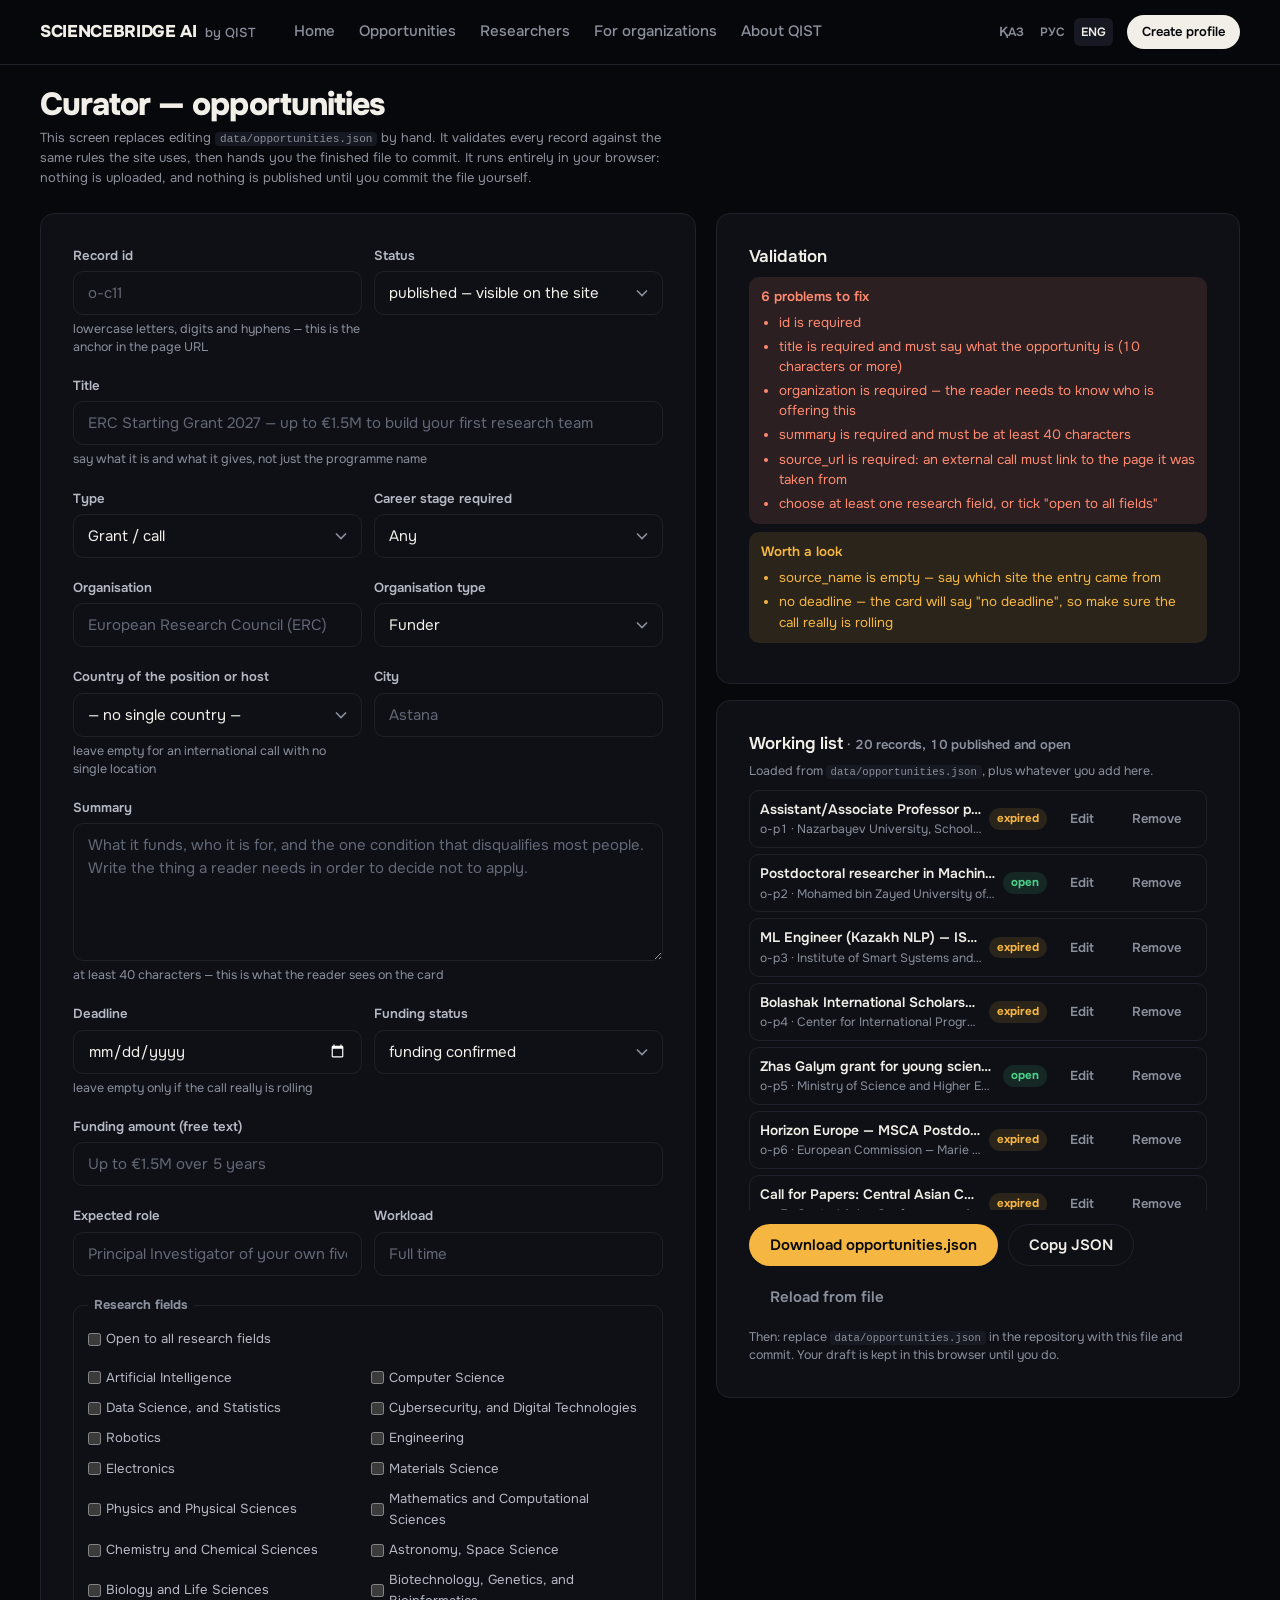
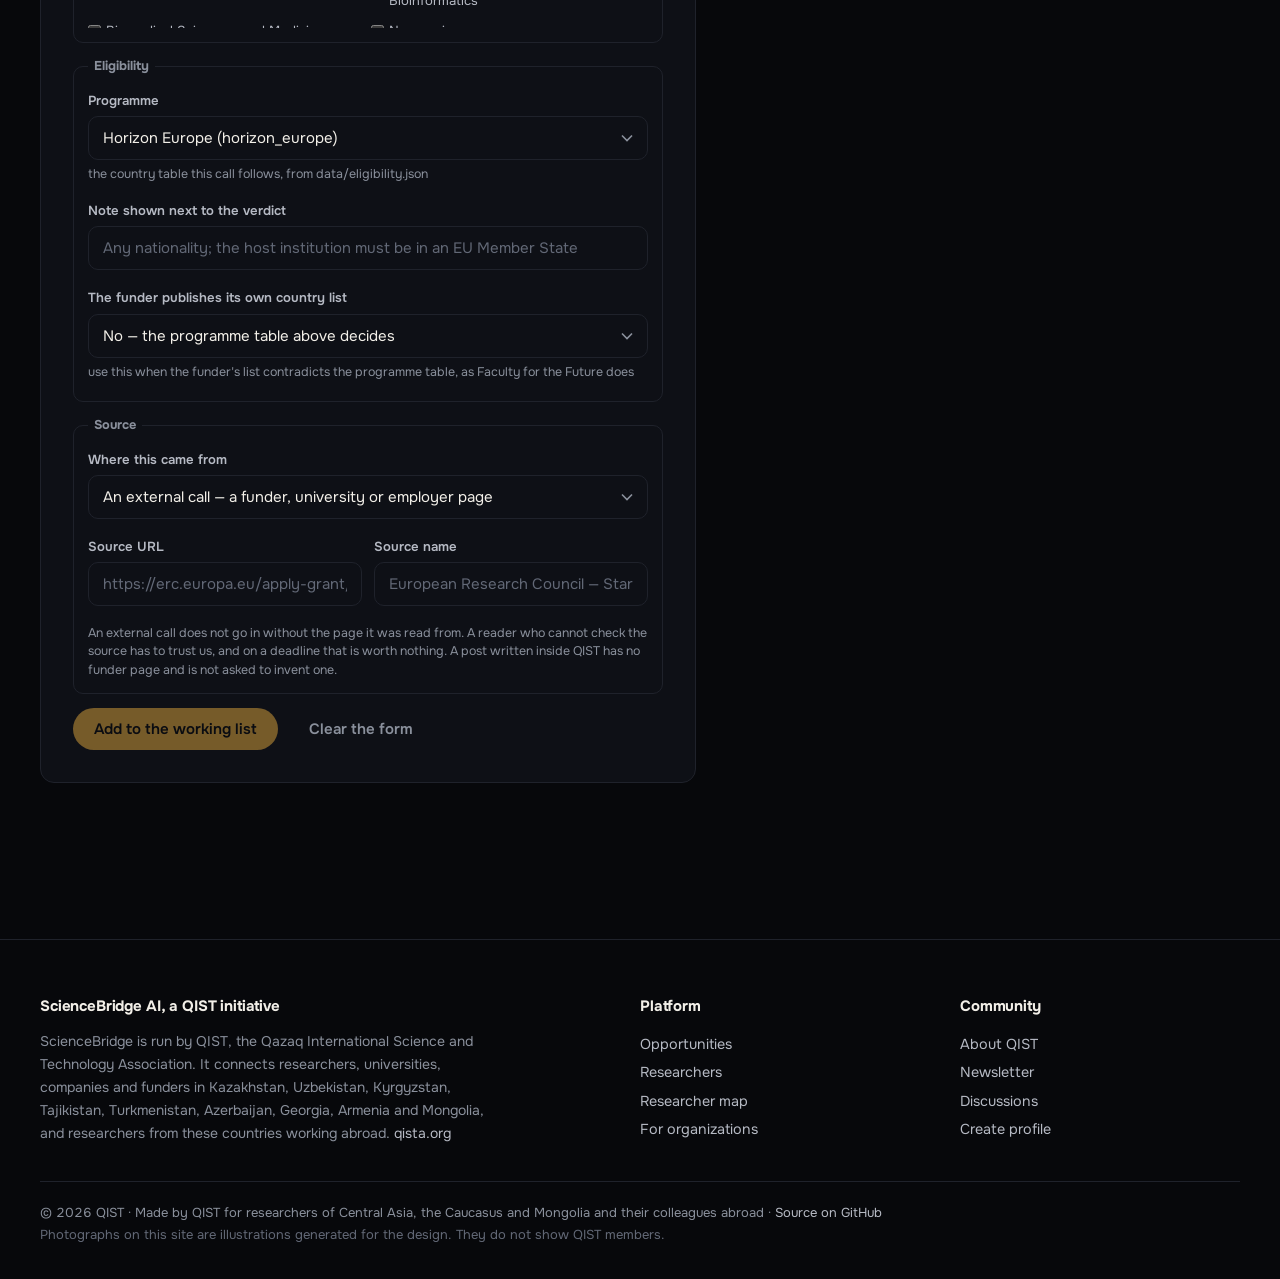
<file: curate.html>
<!DOCTYPE html>
<html lang="en">
<head>
<meta charset="UTF-8">
<meta name="viewport" content="width=device-width, initial-scale=1.0">
<title>Curator — add an opportunity · ScienceBridge</title>
<meta name="description" content="Internal curator screen: turn a call for proposals into a valid ScienceBridge opportunity record.">
<meta name="robots" content="noindex, nofollow">
<link rel="icon" href="data:image/svg+xml,<svg xmlns='http://www.w3.org/2000/svg' viewBox='0 0 100 100'><rect width='100' height='100' rx='26' fill='%232447a8'/><text x='50' y='69' font-size='56' font-weight='700' text-anchor='middle' fill='%23ffffff' font-family='Georgia, serif'>Q</text></svg>">
<link rel="preconnect" href="https://fonts.googleapis.com">
<link rel="preconnect" href="https://fonts.gstatic.com" crossorigin>
<link href="https://fonts.googleapis.com/css2?family=Onest:wght@400;500;600;700;800;900&display=swap" rel="stylesheet">
<link rel="stylesheet" href="assets/css/style.css?v=2026-09-28f">
</head>
<body>
<header class="site-header" id="site-header"></header>

<div class="container" style="padding-top:22px;padding-bottom:60px">

  <div class="section-head">
    <div>
      <h2 class="rule">Curator — opportunities</h2>
      <p class="small muted" style="margin-top:6px;max-width:70ch">
        This screen replaces editing <code>data/opportunities.json</code> by hand. It validates every
        record against the same rules the site uses, then hands you the finished file to commit.
        It runs entirely in your browser: nothing is uploaded, and nothing is published until you
        commit the file yourself.
      </p>
    </div>
  </div>

  <div class="cur-grid">

    <!-- ================= form ================= -->
    <form class="card pad-lg cur-form" id="cur-form" autocomplete="off">
      <div class="cur-row-2">
        <label>Record id
          <input type="text" id="f-id" placeholder="o-c11" required>
          <span class="cur-hint">lowercase letters, digits and hyphens — this is the anchor in the page URL</span>
        </label>
        <label>Status
          <select id="f-status">
            <option value="published">published — visible on the site</option>
            <option value="draft">draft — kept in the file, not shown</option>
          </select>
        </label>
      </div>

      <label>Title
        <input type="text" id="f-title" placeholder="ERC Starting Grant 2027 — up to €1.5M to build your first research team" required>
        <span class="cur-hint">say what it is and what it gives, not just the programme name</span>
      </label>

      <div class="cur-row-2">
        <label>Type
          <select id="f-type"></select>
        </label>
        <label>Career stage required
          <select id="f-stage"></select>
        </label>
      </div>

      <div class="cur-row-2">
        <label>Organisation
          <input type="text" id="f-org" placeholder="European Research Council (ERC)" required>
        </label>
        <label>Organisation type
          <select id="f-orgtype">
            <option value="funder">Funder</option>
            <option value="university">University</option>
            <option value="institute">Research institute</option>
            <option value="company">Company</option>
            <option value="ngo">NGO / association</option>
            <option value="government">Government body</option>
          </select>
        </label>
      </div>

      <div class="cur-row-2">
        <label>Country of the position or host
          <select id="f-country"></select>
          <span class="cur-hint">leave empty for an international call with no single location</span>
        </label>
        <label>City
          <input type="text" id="f-city" placeholder="Astana">
        </label>
      </div>

      <label>Summary
        <textarea id="f-summary" rows="5" placeholder="What it funds, who it is for, and the one condition that disqualifies most people. Write the thing a reader needs in order to decide not to apply."></textarea>
        <span class="cur-hint">at least 40 characters — this is what the reader sees on the card</span>
      </label>

      <div class="cur-row-2">
        <label>Deadline
          <input type="date" id="f-deadline">
          <span class="cur-hint">leave empty only if the call really is rolling</span>
        </label>
        <label>Funding status
          <select id="f-funding"></select>
        </label>
      </div>

      <label>Funding amount (free text)
        <input type="text" id="f-amount" placeholder="Up to €1.5M over 5 years">
      </label>

      <div class="cur-row-2">
        <label>Expected role
          <input type="text" id="f-role" placeholder="Principal Investigator of your own five-year project">
        </label>
        <label>Workload
          <input type="text" id="f-workload" placeholder="Full time">
        </label>
      </div>

      <fieldset class="cur-fs">
        <legend>Research fields</legend>
        <label class="cur-check"><input type="checkbox" id="f-allfields"> Open to all research fields</label>
        <div class="cur-fields" id="f-fields"></div>
      </fieldset>

      <fieldset class="cur-fs">
        <legend>Eligibility</legend>
        <label>Programme
          <select id="f-programme"></select>
          <span class="cur-hint">the country table this call follows, from data/eligibility.json</span>
        </label>
        <label>Note shown next to the verdict
          <input type="text" id="f-note" placeholder="Any nationality; the host institution must be in an EU Member State">
        </label>

        <label>The funder publishes its own country list
          <select id="f-listmode">
            <option value="none">No — the programme table above decides</option>
            <option value="excluded">Yes — these countries are excluded</option>
            <option value="allowed">Yes — only these countries are allowed</option>
          </select>
          <span class="cur-hint">use this when the funder's list contradicts the programme table, as Faculty for the Future does</span>
        </label>
        <div id="f-listbox" hidden>
          <label>Country codes, comma separated
            <input type="text" id="f-listcodes" placeholder="KZ, AZ, GE, AM, MN">
          </label>
          <div class="cur-row-2">
            <label>Link to that list
              <input type="url" id="f-listurl" placeholder="https://…">
            </label>
            <label>Name of that source
              <input type="text" id="f-listname" placeholder="Schlumberger Foundation — eligibility criteria">
            </label>
          </div>
        </div>
      </fieldset>

      <fieldset class="cur-fs">
        <legend>Source</legend>
        <label>Where this came from
          <select id="f-origin">
            <option value="external">An external call — a funder, university or employer page</option>
            <option value="community">Posted inside QIST — a member looking for a co-author or partner</option>
          </select>
        </label>
        <div class="cur-row-2">
          <label>Source URL
            <input type="url" id="f-srcurl" placeholder="https://erc.europa.eu/apply-grant/starting-grant">
          </label>
          <label>Source name
            <input type="text" id="f-srcname" placeholder="European Research Council — Starting Grant">
          </label>
        </div>
        <p class="cur-hint">An external call does not go in without the page it was read from. A reader who
          cannot check the source has to trust us, and on a deadline that is worth nothing. A post written
          inside QIST has no funder page and is not asked to invent one.</p>
      </fieldset>

      <div class="cur-actions">
        <button type="submit" class="btn btn-primary" id="cur-save">Add to the working list</button>
        <button type="button" class="btn btn-quiet" id="cur-clear">Clear the form</button>
        <span class="small muted" id="cur-editing"></span>
      </div>
    </form>

    <!-- ================= side ================= -->
    <div class="cur-side">

      <div class="card pad-lg" id="cur-validity">
        <h3 style="margin-bottom:8px">Validation</h3>
        <div id="cur-report" class="small muted">Fill the form — problems appear here as you type.</div>
      </div>

      <div class="card pad-lg">
        <h3 style="margin-bottom:6px">Working list <span class="small muted" id="cur-count"></span></h3>
        <p class="cur-hint" style="margin-bottom:10px">Loaded from <code>data/opportunities.json</code>, plus whatever you add here.</p>
        <div id="cur-list" class="cur-list"></div>
        <div class="cur-actions" style="margin-top:14px">
          <button class="btn btn-primary" id="cur-download">Download opportunities.json</button>
          <button class="btn btn-outline" id="cur-copy">Copy JSON</button>
          <button class="btn btn-quiet" id="cur-reload">Reload from file</button>
        </div>
        <p class="cur-hint" style="margin-top:10px">
          Then: replace <code>data/opportunities.json</code> in the repository with this file and commit.
          Your draft is kept in this browser until you do.
        </p>
      </div>

    </div>
  </div>
</div>

<footer class="site-footer" id="site-footer"></footer>

<script src="assets/js/i18n.js?v=2026-09-28f"></script>
<script src="assets/js/app.js?v=2026-09-28f"></script>
<script>
(async () => {
  await QIST.boot('curate.html');
  const $ = id => document.getElementById(id);

  /* Deploy guard — same idea as opportunities.html: say which file is stale
     instead of throwing on a missing helper. */
  if (typeof QIST.validateOpportunity !== 'function' || !QIST.PRIMARY_FIELDS) {
    document.getElementById('cur-report').innerHTML =
      '<b>assets/js/app.js is older than this page.</b> Upload the whole release together.';
    return;
  }

  let elig, fileRecords = [];
  try {
    elig = await QIST.getEligibility();
    fileRecords = await QIST.loadJSON('opportunities');
  } catch (_) {
    $('cur-report').innerHTML = '<b>Could not load data/opportunities.json or data/eligibility.json.</b> Open this page from the site, not from a local file.';
    return;
  }

  const DRAFT_KEY = 'qist_curator_draft';

  /* The working list starts as the committed file. A draft kept in this browser survives a
     reload — losing an hour of curation to a stray refresh is the fastest way to stop curating.
     It is per-browser and never leaves the machine, so the committed file stays the truth. */
  let records = (() => {
    try {
      const raw = localStorage.getItem(DRAFT_KEY);
      if (raw) { const d = JSON.parse(raw); if (Array.isArray(d) && d.length) return d; }
    } catch (_) { /* private mode, blocked storage — fall through */ }
    return JSON.parse(JSON.stringify(fileRecords));
  })();
  function persist() {
    try { localStorage.setItem(DRAFT_KEY, JSON.stringify(records)); } catch (_) {}
  }

  let editingId = null;

  /* ---------- populate the selects ---------- */
  Object.entries(QIST.OPPORTUNITY_TYPES).forEach(([k, v]) =>
    $('f-type').insertAdjacentHTML('beforeend', `<option value="${k}">${QIST.esc(v)}</option>`));
  Object.entries(elig.career_stages).forEach(([k, v]) =>
    $('f-stage').insertAdjacentHTML('beforeend', `<option value="${k}">${QIST.esc(v)}</option>`));
  Object.entries(QIST.FUNDING_LABELS).forEach(([k, v]) =>
    $('f-funding').insertAdjacentHTML('beforeend', `<option value="${k}">${QIST.esc(v)}</option>`));
  Object.entries(elig.programmes).forEach(([k, v]) =>
    $('f-programme').insertAdjacentHTML('beforeend', `<option value="${k}">${QIST.esc(v.name)} (${k})</option>`));
  /* fillCountrySelect replaces the whole list, so the "no country" option goes in after it. */
  QIST.fillCountrySelect($('f-country'), elig, '');
  $('f-country').insertAdjacentHTML('afterbegin', '<option value="">— no single country —</option>');
  $('f-country').value = '';

  QIST.PRIMARY_FIELDS.forEach((f, i) =>
    $('f-fields').insertAdjacentHTML('beforeend',
      `<label class="cur-check"><input type="checkbox" class="f-field" value="${QIST.esc(f)}" id="ff${i}"> ${QIST.esc(f)}</label>`));

  /* ---------- form <-> record ---------- */
  function readForm() {
    const mode = $('f-listmode').value;
    const codes = $('f-listcodes').value.split(',').map(s => s.trim().toUpperCase()).filter(Boolean);
    const e = { programme: $('f-programme').value, note: $('f-note').value.trim() };
    if (mode !== 'none' && codes.length) {
      e[mode === 'allowed' ? 'countries_allowed' : 'countries_excluded'] = codes;
      e.countries_source_url  = $('f-listurl').value.trim();
      e.countries_source_name = $('f-listname').value.trim();
      e.countries_source_date = new Date().toISOString().slice(0, 10);
    }
    const allFields = $('f-allfields').checked;
    return {
      id: $('f-id').value.trim(),
      origin: $('f-origin').value,
      type: $('f-type').value,
      status: $('f-status').value,
      title: $('f-title').value.trim(),
      organization: $('f-org').value.trim(),
      org_type: $('f-orgtype').value,
      country: $('f-country').value,
      city: $('f-city').value.trim(),
      remote: false,
      summary: $('f-summary').value.trim(),
      fields: allFields ? [] : [...document.querySelectorAll('.f-field:checked')].map(c => c.value),
      all_fields: allFields,
      methods_required: [],
      career_stage: $('f-stage').value,
      eligibility: e,
      funding_status: $('f-funding').value,
      funding_amount: $('f-amount').value.trim(),
      role_expected: $('f-role').value.trim(),
      workload: $('f-workload').value.trim(),
      expected_output: '',
      deadline: $('f-deadline').value,
      source_url: $('f-srcurl').value.trim(),
      source_name: $('f-srcname').value.trim(),
      curated_at: new Date().toISOString().slice(0, 10)
    };
  }

  function writeForm(o) {
    $('f-id').value = o.id || ''; $('f-type').value = o.type || 'grant';
    $('f-status').value = o.status || 'published'; $('f-title').value = o.title || '';
    $('f-org').value = o.organization || ''; $('f-orgtype').value = o.org_type || 'funder';
    $('f-country').value = o.country || ''; $('f-city').value = o.city || '';
    $('f-summary').value = o.summary || ''; $('f-deadline').value = o.deadline || '';
    $('f-funding').value = o.funding_status || 'confirmed'; $('f-amount').value = o.funding_amount || '';
    $('f-role').value = o.role_expected || ''; $('f-workload').value = o.workload || '';
    $('f-stage').value = o.career_stage || 'phd_plus';
    $('f-srcurl').value = o.source_url || ''; $('f-srcname').value = o.source_name || '';
    $('f-origin').value = o.origin || 'external';
    $('f-allfields').checked = !!o.all_fields;
    document.querySelectorAll('.f-field').forEach(c => { c.checked = (o.fields || []).includes(c.value); });
    const e = o.eligibility || {};
    $('f-programme').value = e.programme || 'open';
    $('f-note').value = e.note || '';
    const mode = (e.countries_allowed || []).length ? 'allowed'
               : (e.countries_excluded || []).length ? 'excluded' : 'none';
    $('f-listmode').value = mode;
    $('f-listcodes').value = (e.countries_allowed || e.countries_excluded || []).join(', ');
    $('f-listurl').value = e.countries_source_url || '';
    $('f-listname').value = e.countries_source_name || '';
    syncListBox(); syncFieldBox(); report();
  }

  function syncListBox() { $('f-listbox').hidden = $('f-listmode').value === 'none'; }
  function syncFieldBox() {
    const off = $('f-allfields').checked;
    $('f-fields').style.opacity = off ? .4 : 1;
    document.querySelectorAll('.f-field').forEach(c => { c.disabled = off; });
  }

  /* ---------- live validation ---------- */
  function report() {
    const o = readForm();
    const others = records.filter(r => r.id !== editingId);
    const v = QIST.validateOpportunity(o, elig, others.concat([o]));
    const box = $('cur-report');
    const bits = [];
    if (v.errors.length) bits.push(`<div class="cur-err"><b>${v.errors.length} problem${v.errors.length > 1 ? 's' : ''} to fix</b><ul>${v.errors.map(e => `<li>${QIST.esc(e)}</li>`).join('')}</ul></div>`);
    if (v.warnings.length) bits.push(`<div class="cur-warn"><b>Worth a look</b><ul>${v.warnings.map(e => `<li>${QIST.esc(e)}</li>`).join('')}</ul></div>`);
    if (!v.errors.length && !v.warnings.length) bits.push('<div class="cur-ok"><b>✓ Valid</b> — nothing to fix.</div>');
    else if (!v.errors.length) bits.push('<div class="cur-ok"><b>✓ Valid</b> — the warnings above do not block it.</div>');
    box.innerHTML = bits.join('');
    $('cur-save').disabled = v.errors.length > 0;
    return v;
  }

  $('cur-form').addEventListener('input', report);
  $('cur-form').addEventListener('change', () => { syncListBox(); syncFieldBox(); report(); });

  /* ---------- working list ---------- */
  function drawList() {
    $('cur-count').textContent = `· ${records.length} records, ${records.filter(r => r.status === 'published' && !QIST.isExpired(r)).length} published and open`;
    $('cur-list').innerHTML = records.map(r => {
      const v = QIST.validateOpportunity(r, elig, records);
      const flag = v.errors.length ? '<span class="cur-badge bad">invalid</span>'
                 : QIST.isExpired(r) ? '<span class="cur-badge warn">expired</span>'
                 : r.status === 'draft' ? '<span class="cur-badge warn">draft</span>'
                 : '<span class="cur-badge ok">open</span>';
      return `<div class="cur-item">
        <div class="cur-item-main">
          <div class="cur-item-title">${QIST.esc(r.title || r.id)}</div>
          <div class="cur-item-sub">${QIST.esc(r.id)} · ${QIST.esc(r.organization || '')} · ${r.deadline ? QIST.esc(r.deadline) : 'no deadline'}</div>
        </div>
        ${flag}
        <button class="btn btn-quiet btn-sm" data-edit="${QIST.esc(r.id)}">Edit</button>
        <button class="btn btn-quiet btn-sm" data-del="${QIST.esc(r.id)}">Remove</button>
      </div>`;
    }).join('');
  }

  $('cur-list').addEventListener('click', (e) => {
    const ed = e.target.closest('[data-edit]');
    if (ed) {
      const r = records.find(x => x.id === ed.dataset.edit);
      if (r) { editingId = r.id; writeForm(r); $('cur-editing').textContent = `editing ${r.id}`; window.scrollTo({ top: 0, behavior: 'smooth' }); }
      return;
    }
    const del = e.target.closest('[data-del]');
    if (del) {
      records = records.filter(x => x.id !== del.dataset.del);
      if (editingId === del.dataset.del) { editingId = null; $('cur-editing').textContent = ''; }
      persist(); drawList(); report();
      QIST.toast('Removed from the working list. The committed file is unchanged until you download and commit.');
    }
  });

  $('cur-form').addEventListener('submit', (e) => {
    e.preventDefault();
    const v = report();
    if (!v.ok) return;
    const o = readForm();
    const i = records.findIndex(r => r.id === (editingId || o.id));
    if (i >= 0) records[i] = o; else records.push(o);
    editingId = null; $('cur-editing').textContent = '';
    persist(); drawList();
    QIST.toast(i >= 0 ? 'Record updated in the working list.' : 'Record added to the working list.');
    $('cur-form').reset(); $('f-country').value = ''; syncListBox(); syncFieldBox(); report();
  });

  $('cur-clear').addEventListener('click', () => {
    editingId = null; $('cur-editing').textContent = '';
    $('cur-form').reset(); $('f-country').value = ''; syncListBox(); syncFieldBox(); report();
  });

  function fileText() { return JSON.stringify(records, null, 2) + '\n'; }

  $('cur-download').addEventListener('click', () => {
    const blob = new Blob([fileText()], { type: 'application/json' });
    const a = document.createElement('a');
    a.href = URL.createObjectURL(blob);
    a.download = 'opportunities.json';
    a.click();
    URL.revokeObjectURL(a.href);
  });

  $('cur-copy').addEventListener('click', async () => {
    try { await navigator.clipboard.writeText(fileText()); QIST.toast('JSON copied to the clipboard.'); }
    catch (_) { QIST.toast('The browser refused clipboard access — use Download instead.'); }
  });

  $('cur-reload').addEventListener('click', () => {
    records = JSON.parse(JSON.stringify(fileRecords));
    try { localStorage.removeItem(DRAFT_KEY); } catch (_) {}
    editingId = null; $('cur-editing').textContent = '';
    drawList(); report();
    QIST.toast('Working list reset to the committed file.');
  });

  syncListBox(); syncFieldBox(); drawList(); report();
})();
</script>
</body>
</html>
</file>
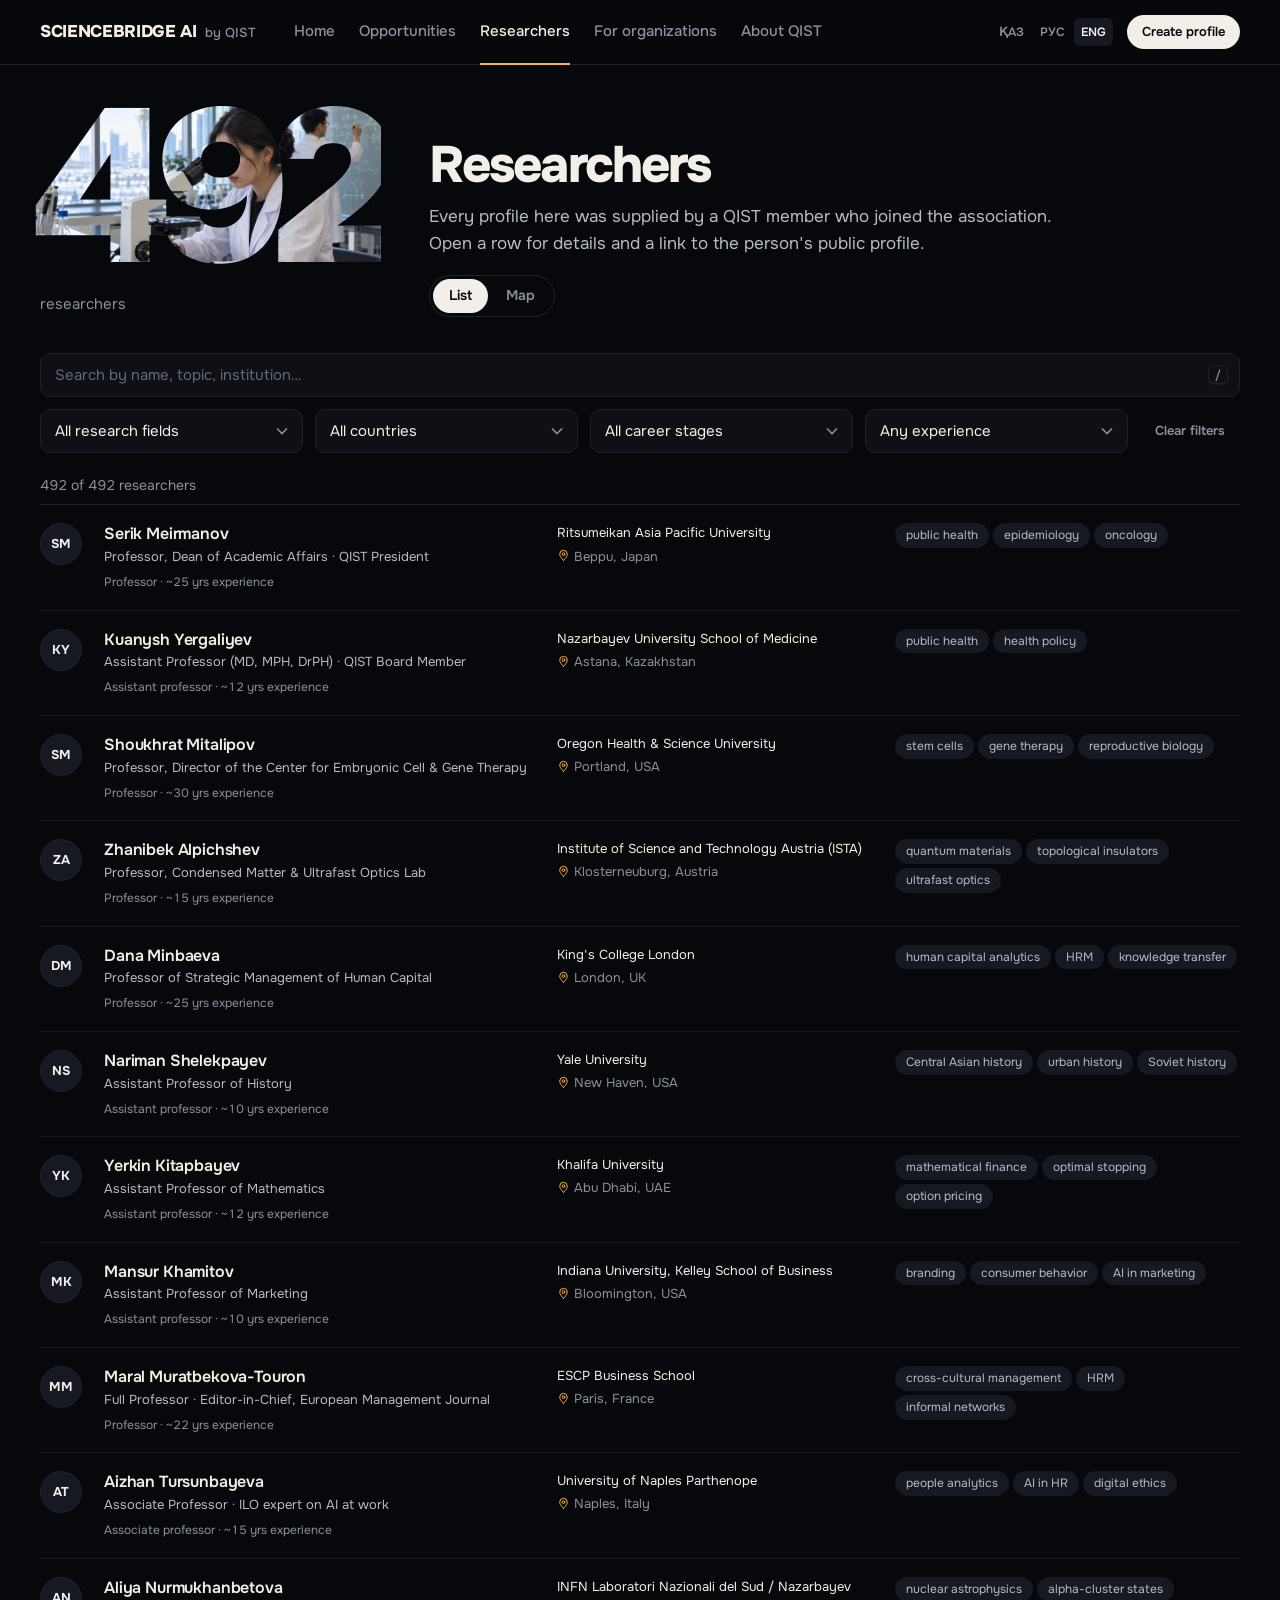
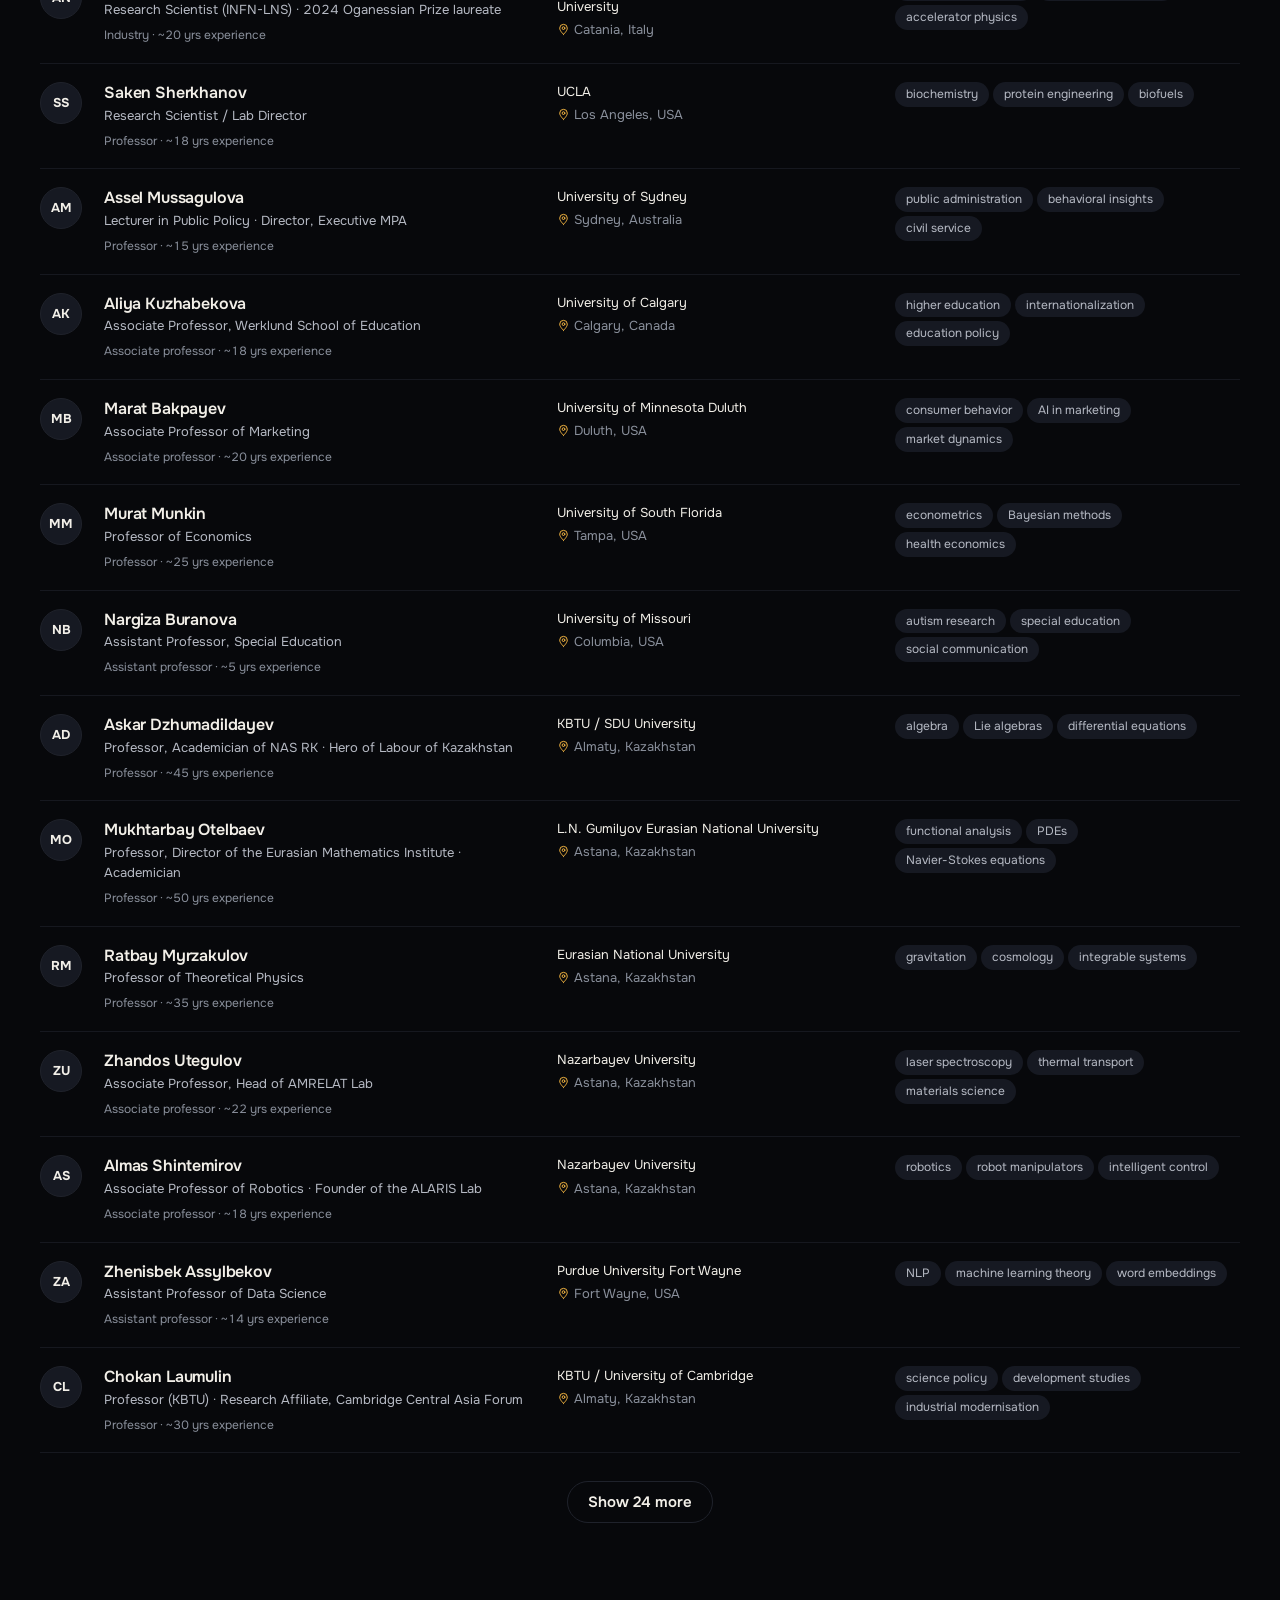
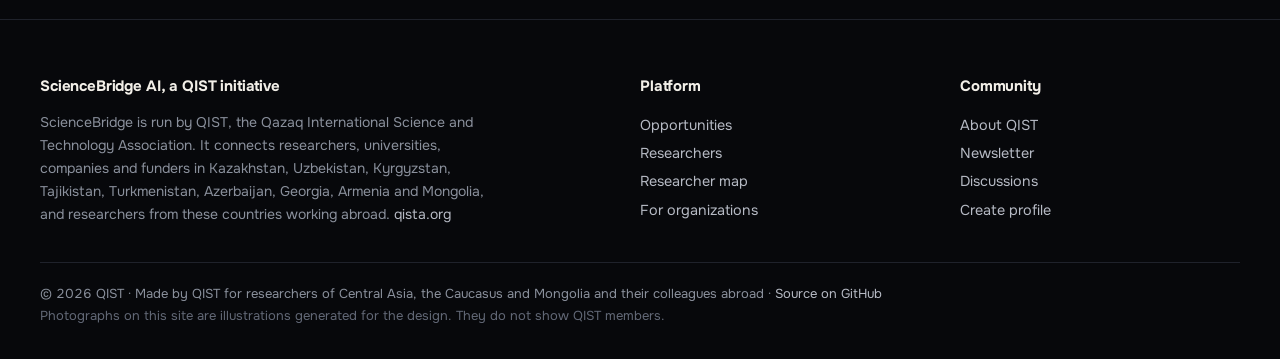
<file: directory.html>
<!DOCTYPE html>
<html lang="en">
<head>
<meta charset="UTF-8">
<meta name="viewport" content="width=device-width, initial-scale=1.0">
<title data-i18n-title="dir.h2">Researchers · ScienceBridge AI</title>
<link rel="icon" href="data:image/svg+xml,<svg xmlns='http://www.w3.org/2000/svg' viewBox='0 0 100 100'><rect width='100' height='100' rx='26' fill='%232447a8'/><text x='50' y='69' font-size='56' font-weight='700' text-anchor='middle' fill='%23ffffff' font-family='Georgia, serif'>Q</text></svg>">
<link href="https://fonts.googleapis.com/css2?family=Onest:wght@400;500;600;700;800;900&display=swap" rel="stylesheet">
<link rel="stylesheet" href="assets/css/style.css?v=2026-09-28f">
</head>
<body>
<header class="site-header" id="site-header"></header>

<div class="container">
  <div class="page-top">
    <div><span class="photo-num" id="top-num" style="background-image:url('assets/img/lab-astana.jpg');background-position:center 40%" aria-hidden="true">492</span><span class="unit" data-i18n="top.people"></span></div>
    <div>
      <h1 data-i18n="dir.h2"></h1>
      <p class="lede" data-i18n="dir.lede"></p>
      <div class="view-switch">
        <a href="directory.html" class="active" aria-current="page" data-i18n="dir.view.list"></a>
        <a href="map.html" data-i18n="dir.view.map"></a>
      </div>
    </div>
  </div>
</div>

<div class="container">
    <div class="dir-filters">
      <span class="search-wrap"><input type="text" id="f-q" class="search-input" data-slash aria-keyshortcuts="/" data-i18n-attr="placeholder:dir.search.ph;aria-label:dir.search.ph"><kbd aria-hidden="true">/</kbd></span>
      <select id="f-field" data-i18n-attr="aria-label:common.allfields"><option value="" data-i18n="common.allfields"></option></select>
      <select id="f-country" data-i18n-attr="aria-label:common.allcountries"><option value="" data-i18n="common.allcountries"></option></select>
      <select id="f-stage" data-i18n-attr="aria-label:dir.stage.all">
        <option value="" data-i18n="dir.stage.all"></option>
        <option value="professor" data-i18n="dir.stage.professor"></option>
        <option value="associate" data-i18n="dir.stage.associate"></option>
        <option value="assistant" data-i18n="dir.stage.assistant"></option>
        <option value="postdoc" data-i18n="dir.stage.postdoc"></option>
        <option value="phd" data-i18n="dir.stage.phd"></option>
        <option value="researcher" data-i18n="dir.stage.researcher"></option>
        <option value="industry" data-i18n="dir.stage.industry"></option>
      </select>
      <select id="f-exp" data-i18n-attr="aria-label:dir.exp.all">
        <option value="" data-i18n="dir.exp.all"></option>
        <option value="0-5" data-i18n="dir.exp.0"></option>
        <option value="5-10" data-i18n="dir.exp.5"></option>
        <option value="10-99" data-i18n="dir.exp.10"></option>
      </select>
      <button class="btn btn-quiet btn-sm" id="f-clear" data-i18n="common.clear"></button>
    </div>

    <p class="count-line" id="dir-count" data-i18n="common.loading"></p>
    <div id="dir-grid" class="rows"></div>
    <div class="more"><button class="btn btn-outline" id="dir-more" hidden></button></div>
    <div id="dir-empty" class="empty" hidden>
      <p data-i18n="dir.empty"></p>
      <button class="btn btn-outline btn-sm" id="dir-reset" data-i18n="common.clear"></button>
    </div>
</div>

<div class="modal-overlay" id="person-modal">
  <div class="modal" role="dialog" aria-modal="true" aria-labelledby="person-name">
    <button class="close" type="button" data-close data-i18n-attr="aria-label:common.close">✕</button>
    <div id="person-detail"></div>
  </div>
</div>

<footer class="site-footer" id="site-footer"></footer>

<script src="assets/js/i18n.js?v=2026-09-28f"></script>
<script src="assets/js/app.js?v=2026-09-28f"></script>
<script>
(async () => {
  await QIST.boot('directory.html');
  const people = QIST.uniquePeople(await QIST.getPeople());
  const $ = id => document.getElementById(id);
  $('top-num').textContent = people.length;
  const PAGE = 24;
  let limit = PAGE;

  /* Filters use the same 35 QIST research fields as the map, the home page and the
     organizations page. The old list was every free-text topic used three times or more,
     labelled "Research field", so the same word meant two different things on two pages. */
  const fieldCounts = QIST.fieldCounts(people);
  QIST.PRIMARY_FIELDS.forEach(f => {
    const n = fieldCounts[f] || 0;
    if (n) $('f-field').insertAdjacentHTML('beforeend', `<option value="${QIST.esc(f)}">${QIST.esc(f)} (${n})</option>`);
  });
  [...new Set(people.map(p => p.country))].filter(Boolean).sort().forEach(c =>
    $('f-country').insertAdjacentHTML('beforeend', `<option>${QIST.esc(c)}</option>`));

  /* Career stage is read from the free-text title; the records carry no stage field. */
  function stage(p) {
    const t = (p.title || '').toLowerCase();
    if (t.includes('assistant professor')) return 'assistant';
    if (t.includes('associate professor')) return 'associate';
    if (t.includes('professor') || t.includes('dean') || t.includes('rector')) return 'professor';
    if (t.includes('postdoc')) return 'postdoc';
    if (t.includes('phd')) return 'phd';
    if (t.includes('scientist') || t.includes('engineer') || t.includes('lead') || t.includes('founder')) return 'industry';
    return 'researcher';
  }
  const stageLabel = p => QIST.t('dir.stage.' + stage(p));

  /* ---------- search ----------
     Used to keep anyone whose record contained any word of the query, in file order, so a
     problem described in a sentence ("corrosion in oil pipelines") matched half the network
     with the best people buried on page nine. Now every record is scored: a word in the
     topics counts most, then the title, then organisation and bio; people matching more of
     the words come first. When enough people match at least half of the words, the rest are
     dropped. Words match from the start ("oil" finds "oil & gas", not "soil"), and plurals
     are trimmed so "pipelines" finds "pipeline". */
  const STOP = new Set(['the', 'and', 'for', 'with', 'from', 'into', 'your', 'that', 'this', 'want', 'need', 'solve', 'our', 'are', 'who', 'can', 'problem', 'research']);
  const stem = w => w.length > 4 ? w.replace(/(ies|es|s|ing|ed)$/, '') : w;
  function terms(q) {
    return [...new Set(q.toLowerCase().split(/[^\p{L}\p{N}]+/u).filter(w => w.length > 2 && !STOP.has(w)).map(stem))];
  }
  const escRe = t => t.replace(/[.*+?^${}()|[\]\\]/g, '\\$&');
  function score(p, ts, phrase) {
    const topics = (p.topics || []).join(' ').toLowerCase();
    const title = `${p.name} ${p.title || ''}`.toLowerCase();
    const rest = `${p.institution || ''} ${p.city || ''} ${p.country || ''} ${p.bio || ''} ${QIST.primaryFields(p).join(' ')}`.toLowerCase();
    let hits = 0, weight = 0;
    ts.forEach(t => {
      const re = new RegExp('(^|[^\\p{L}\\p{N}])' + escRe(t), 'u');
      const w = (re.test(topics) ? 3 : 0) + (re.test(title) ? 2 : 0) + (re.test(rest) ? 1 : 0);
      if (w) { hits++; weight += w; }
    });
    if (phrase && `${title} ${topics} ${rest}`.includes(phrase)) { hits = Math.max(hits, ts.length); weight += 6; }
    return { hits, weight };
  }

  /* ---------- state lives in the URL, like the opportunities page ---------- */
  const IDS = { q: 'f-q', field: 'f-field', country: 'f-country', stage: 'f-stage', exp: 'f-exp' };
  function readUrl() {
    const u = new URLSearchParams(location.search);
    Object.entries(IDS).forEach(([k, id]) => { if (u.has(k)) $(id).value = u.get(k); });
  }
  const initial = new URLSearchParams(location.search);
  function writeUrl(person) {
    const u = new URLSearchParams();
    if (initial.get('lang')) u.set('lang', initial.get('lang'));
    Object.entries(IDS).forEach(([k, id]) => { if ($(id).value) u.set(k, $(id).value); });
    if (person) u.set('person', person);
    history.replaceState(null, '', u.toString() ? '?' + u : location.pathname);
  }

  function filtered() {
    const q = $('f-q').value.trim().toLowerCase();
    const field = $('f-field').value, co = $('f-country').value, st = $('f-stage').value, ex = $('f-exp').value;
    let list = people.filter(p => {
      if (field && !QIST.primaryFields(p).includes(field)) return false;
      if (co && p.country !== co) return false;
      if (st && stage(p) !== st) return false;
      if (ex) {
        const [lo, hi] = ex.split('-').map(Number);
        const e = p.experience ?? -1;
        if (e < lo || e >= hi) return false;
      }
      return true;
    });
    const ts = terms(q);
    if (!q) return list;
    if (!ts.length) return list.filter(p => `${p.name} ${(p.topics || []).join(' ')}`.toLowerCase().includes(q));
    const scored = list.map(p => ({ p, ...score(p, ts, q) })).filter(x => x.hits)
      .sort((a, b) => b.hits - a.hits || b.weight - a.weight);
    const strong = scored.filter(x => x.hits >= Math.ceil(ts.length / 2));
    return (strong.length >= 6 ? strong : scored).map(x => x.p);
  }

  /* One person per row: who (name, title), where (organisation, place), what (topics).
     Replaced a grid of 250px cards that showed nine people per screen. */
  function card(p) {
    const e = p.experience ? ` · ${QIST.t('dir.exp.years', { n: p.experience })}` : '';
    const geo = (p.city || p.country)
      ? `<span class="loc">${QIST.icon(QIST.hasPreciseGeo(p) ? 'pin' : 'globe')} ${QIST.esc(QIST.geoLabel(p))}</span>` : '';
    const topics = (p.topics || []).slice(0, 4);
    return `<div class="person" role="button" tabindex="0" data-id="${QIST.esc(p.id)}" aria-label="${QIST.esc(p.name)}">
      <div class="avatar" style="background:${QIST.avatarColor(p.name)}" aria-hidden="true">${QIST.initials(p.name)}</div>
      <div>
        <h3>${QIST.esc(p.name)}</h3>
        <p class="role">${QIST.esc(p.title || '')}</p>
        <p class="stage">${QIST.esc(stageLabel(p))}${e}</p>
      </div>
      <p class="org">${QIST.esc(p.institution || '')}${geo}</p>
      <div class="tags">${topics.map(t => `<span class="tag" data-topic="${QIST.esc(t)}">${QIST.esc(t)}</span>`).join('')}</div>
    </div>`;
  }

  function render() {
    writeUrl();
    const shown = filtered();
    $('dir-count').textContent = QIST.t('dir.count', { n: shown.length, total: people.length });
    $('dir-empty').hidden = shown.length > 0;
    $('dir-grid').innerHTML = shown.slice(0, limit).map(card).join('');
    const rest = shown.length - limit;
    $('dir-more').hidden = rest <= 0;
    $('dir-more').textContent = QIST.t('dir.more', { n: Math.min(PAGE, rest) });
  }
  function refilter() { limit = PAGE; render(); }

  /* ---------- the profile dialog ---------- */
  const modal = $('person-modal');
  let lastFocus = null;
  function openPerson(p) {
    lastFocus = document.activeElement;
    const geo = (p.city || p.country)
      ? `<p class="loc">${QIST.icon(QIST.hasPreciseGeo(p) ? 'pin' : 'globe')} ${QIST.esc(QIST.geoLabel(p))}</p>` : '';
    $('person-detail').innerHTML = `
      <div class="pm-head">
        <div class="avatar pm-avatar" style="background:${QIST.avatarColor(p.name)}">${QIST.initials(p.name)}</div>
        <div>
          <h2 id="person-name">${QIST.esc(p.name)}</h2>
          <p class="role">${QIST.esc(p.title || '')}</p>
          ${geo}
        </div>
      </div>
      <dl class="pm-facts">
        ${p.institution ? `<dt>${QIST.t('dir.m.institution')}</dt><dd>${QIST.esc(p.institution)}</dd>` : ''}
        <dt>${QIST.t('dir.m.stage')}</dt><dd>${QIST.esc(stageLabel(p))}${p.experience ? ` · ${QIST.t('dir.exp.years', { n: p.experience })}` : ''}</dd>
        <dt>${QIST.t('dir.m.fields')}</dt><dd>${QIST.primaryFields(p).map(QIST.esc).join(', ') || '—'}</dd>
      </dl>
      ${(p.topics || []).length ? `<div class="tags pm-tags">${p.topics.map(t => `<span class="tag" data-topic="${QIST.esc(t)}">${QIST.esc(t)}</span>`).join('')}</div>` : ''}
      ${p.bio ? `<p class="pm-bio">${QIST.esc(p.bio)}</p>` : ''}
      <div class="pm-actions">
        ${p.link ? `<a class="btn btn-primary btn-sm" href="${QIST.esc(p.link)}" target="_blank" rel="noopener">${QIST.t('dir.m.profile')} ${QIST.icon('external')}</a>` : ''}
        ${p.lat && p.lng ? `<a class="btn btn-outline btn-sm" href="map.html?person=${encodeURIComponent(p.id)}">${QIST.icon('map')} ${QIST.t('dir.m.map')}</a>` : ''}
      </div>
      <p class="pm-own"><a href="about.html">${QIST.t('dir.m.yours')}</a></p>`;
    modal.classList.add('open');
    writeUrl(p.id);
    modal.querySelector('[data-close]').focus();
  }
  function closePerson() {
    if (!modal.classList.contains('open')) return;
    modal.classList.remove('open');
    writeUrl();
    if (lastFocus) lastFocus.focus();
  }
  modal.addEventListener('click', e => {
    if (e.target === modal || e.target.closest('[data-close]')) return closePerson();
    const tag = e.target.closest('.tag[data-topic]');
    if (tag) { closePerson(); $('f-q').value = tag.dataset.topic; refilter(); }
  });
  document.addEventListener('keydown', e => { if (e.key === 'Escape') closePerson(); });

  /* ---------- events ---------- */
  const grid = $('dir-grid');
  function activate(e) {
    const el = e.target.closest('.person');
    if (!el) return;
    const tag = e.target.closest('.tag[data-topic]');
    if (tag) { $('f-q').value = tag.dataset.topic; refilter(); return; }
    openPerson(people.find(p => String(p.id) === el.dataset.id));
  }
  grid.addEventListener('click', activate);
  grid.addEventListener('keydown', e => { if (e.key === 'Enter' || e.key === ' ') { e.preventDefault(); activate(e); } });

  $('f-q').addEventListener('input', refilter);
  ['f-field', 'f-country', 'f-stage', 'f-exp'].forEach(id => $(id).addEventListener('change', refilter));
  const clear = () => { Object.values(IDS).forEach(id => $(id).value = ''); refilter(); };
  $('f-clear').addEventListener('click', clear);
  $('dir-reset').addEventListener('click', clear);
  $('dir-more').addEventListener('click', () => { limit += PAGE; render(); });

  readUrl();
  render();
  const want = initial.get('person');
  if (want) {
    const p = people.find(x => String(x.id) === want);
    if (p) openPerson(p);
  }
})();
</script>
</body>
</html>
</file>
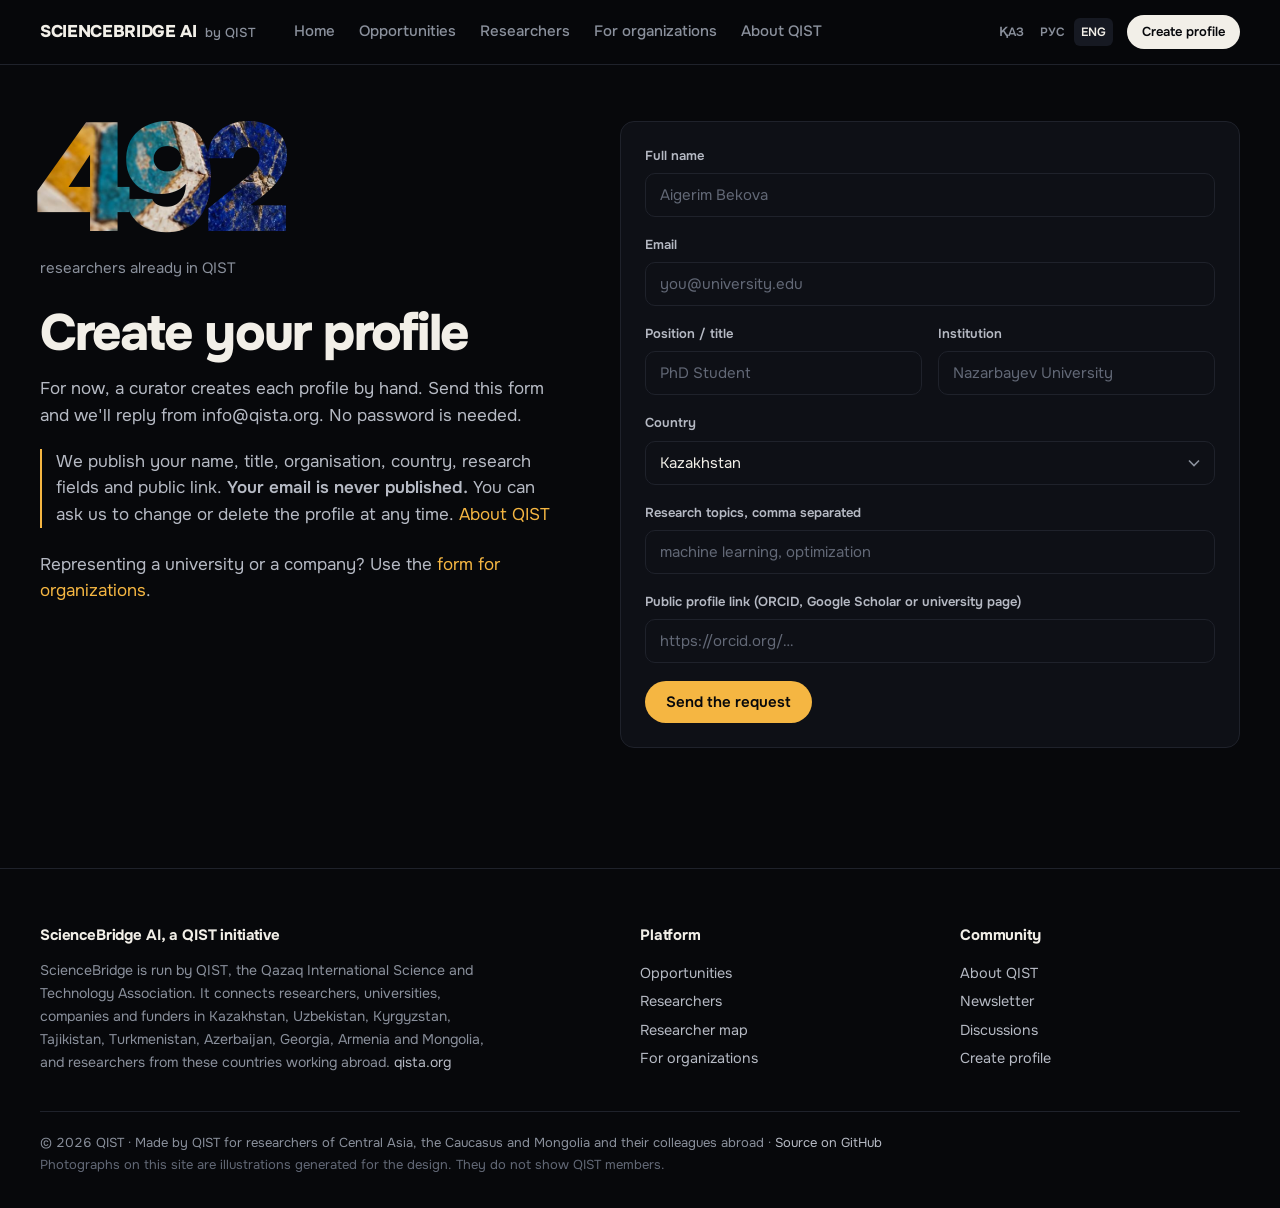
<file: login.html>
<!DOCTYPE html>
<html lang="en">
<head>
<meta charset="UTF-8">
<meta name="viewport" content="width=device-width, initial-scale=1.0">
<title data-i18n-title="login.h">Create your profile · ScienceBridge AI</title>
<link rel="icon" href="data:image/svg+xml,<svg xmlns='http://www.w3.org/2000/svg' viewBox='0 0 100 100'><rect width='100' height='100' rx='26' fill='%232447a8'/><text x='50' y='69' font-size='56' font-weight='700' text-anchor='middle' fill='%23ffffff' font-family='Georgia, serif'>Q</text></svg>">
<link href="https://fonts.googleapis.com/css2?family=Onest:wght@400;500;600;700;800;900&display=swap" rel="stylesheet">
<link rel="stylesheet" href="assets/css/style.css?v=2026-09-28f">
</head>
<body>
<header class="site-header" id="site-header"></header>

<div class="auth-wrap">
  <div class="card auth-card">
    <div class="tab-row">
      <button id="tab-login" class="active">Sign in</button>
      <button id="tab-register">Create account</button>
    </div>
    <div id="auth-alert"></div>

    <form id="login-form">
      <div class="form-row">
        <label>Email</label>
        <input type="email" id="l-email" required style="width:100%" placeholder="you@university.edu">
      </div>
      <div class="form-row">
        <label>Password</label>
        <input type="password" id="l-password" required style="width:100%">
      </div>
      <button class="btn btn-primary" type="submit" style="width:100%">Sign in</button>

    </form>

    <form id="register-form" style="display:none">
      <div class="form-row">
        <label>Full name</label>
        <input type="text" id="r-name" required style="width:100%" placeholder="Aigerim Bekova">
      </div>
      <div class="form-row">
        <label>Email</label>
        <input type="email" id="r-email" required style="width:100%" placeholder="you@university.edu">
      </div>
      <div class="form-row">
        <label>Password</label>
        <input type="password" id="r-password" required minlength="8" style="width:100%" placeholder="At least 8 characters">
      </div>
      <div class="form-grid">
        <div class="form-row">
          <label>Position / title</label>
          <input type="text" id="r-title" style="width:100%" placeholder="PhD Student">
        </div>
        <div class="form-row">
          <label>Institution</label>
          <input type="text" id="r-inst" style="width:100%" placeholder="Nazarbayev University">
        </div>
      </div>
      <div class="form-row">
        <label>Research topics (comma-separated)</label>
        <input type="text" id="r-topics" style="width:100%" placeholder="machine learning, optimization">
      </div>
      <button class="btn btn-primary" type="submit" style="width:100%">Create account</button>
      <p class="small muted" style="margin-top:12px">By joining you agree to be listed in the QIST member directory.</p>
    </form>
  </div>
</div>

<footer class="site-footer" id="site-footer"></footer>

<script src="assets/js/i18n.js?v=2026-09-28f"></script>
<script src="assets/js/app.js?v=2026-09-28f"></script>
<script>
(async () => {
  await QIST.boot('login.html');
  const $ = id => document.getElementById(id);
  const next = new URLSearchParams(location.search).get('next') || 'index.html';

  // Accounts live on the server only. Until it is deployed we do not pretend registration
  // works: it used to write the account into the visitor's own localStorage.
  if (!QIST.authAvailable()) {
    /* No server, so there is no account to create — but "Create profile" in the header must
       still do what it says. It now collects a real request that reaches us by email, and a
       curator creates the profile by hand until the backend is deployed (DECISIONS.md D-29).
       No password field: asking for a password we have nowhere to store would be worse than
       the dead end it replaces. */
    /* Explanation on the left, the form on the right: what happens to the request and what
       gets published are read before anything is typed, not squeezed under the button. */
    document.querySelector('.auth-wrap').innerHTML = `
      <div class="profile-req">
        <div class="intro">
          <span class="photo-num" id="top-num" style="background-image:url('assets/img/tiles-samarkand.jpg');background-position:center 40%;font-size:clamp(6rem,12vw,11rem)" aria-hidden="true">492</span>
          <span class="unit">${QIST.t('top.joined')}</span>
          <h1>${QIST.t('login.h')}</h1>
          <p>${QIST.t('login.p', { email: QIST.esc(QIST.CONTACT_EMAIL || 'QIST') })}</p>
          <p class="note-line" style="margin-top:20px">${QIST.t('login.privacy')} <a href="about.html#data">${QIST.t('nav.about')}</a></p>
          <p class="other">${QIST.t('login.org')}</p>
        </div>
        <form class="panel form" id="req-form">
          <label>${QIST.t('login.name')}<input type="text" id="q-name" required placeholder="Aigerim Bekova"></label>
          <label>${QIST.t('common.email')}<input type="email" id="q-email" required placeholder="you@university.edu"></label>
          <div class="row-2">
            <label>${QIST.t('login.title')}<input type="text" id="q-title" placeholder="PhD Student"></label>
            <label>${QIST.t('login.inst')}<input type="text" id="q-inst" placeholder="Nazarbayev University"></label>
          </div>
          <label>${QIST.t('common.country')}<select id="q-country"></select></label>
          <label>${QIST.t('login.topics')}<input type="text" id="q-topics" placeholder="machine learning, optimization"></label>
          <label>${QIST.t('login.link')}<input type="text" id="q-link" placeholder="https://orcid.org/…"></label>
          <div class="actions">
            <button class="btn btn-primary" type="submit" id="q-send">${QIST.t('login.send')}</button>
            <span class="state" id="q-state" aria-live="polite"></span>
          </div>
        </form>
      </div>`;

    const s = id => document.getElementById(id);
    try { QIST.fillCountrySelect(s('q-country'), await QIST.getEligibility(), 'KZ'); } catch (_) {}
    try { s('top-num').textContent = QIST.uniquePeople(await QIST.getPeople()).length; } catch (_) {}

    s('req-form').addEventListener('submit', async (e) => {
      e.preventDefault();
      const btn = s('q-send'), state = s('q-state');
      btn.disabled = true; btn.textContent = QIST.t('common.sending');
      const res = await QIST.submitForm(QIST.SIGNUP_ENDPOINT, {
        _subject: 'Profile request: ' + s('q-name').value.trim(),
        kind: 'profile_request',
        name: s('q-name').value.trim(), email: s('q-email').value.trim(),
        title: s('q-title').value.trim(), institution: s('q-inst').value.trim(),
        country: s('q-country').value,
        topics: s('q-topics').value.split(',').map(x => x.trim()).filter(Boolean).join(', '),
        public_link: s('q-link').value.trim(),
        at: new Date().toISOString()
      });
      if (res.ok) {
        btn.textContent = QIST.t('common.sent');
        state.textContent = QIST.t('login.ok');
        s('req-form').reset();
      } else {
        btn.disabled = false; btn.textContent = QIST.t('login.send');
        state.textContent = res.reason === 'not_configured'
          ? QIST.t('org.state.noendpoint')
          : QIST.t('org.state.fail', { email: QIST.CONTACT_EMAIL || 'QIST' });
      }
    });
    return;
  }

  function show(which) {
    $('login-form').style.display = which === 'login' ? '' : 'none';
    $('register-form').style.display = which === 'register' ? '' : 'none';
    $('tab-login').classList.toggle('active', which === 'login');
    $('tab-register').classList.toggle('active', which === 'register');
    $('auth-alert').innerHTML = '';
  }
  $('tab-login').addEventListener('click', () => show('login'));
  $('tab-register').addEventListener('click', () => show('register'));
  if (location.hash === '#register') show('register');

  function err(msg) { $('auth-alert').innerHTML = `<div class="alert alert-error">${QIST.esc(msg)}</div>`; }

  $('login-form').addEventListener('submit', async e => {
    e.preventDefault();
    try {
      await QIST.login($('l-email').value.trim(), $('l-password').value);
      location.href = next;
    } catch (ex) { err(ex.message); }
  });

  $('register-form').addEventListener('submit', async e => {
    e.preventDefault();
    try {
      const topics = $('r-topics').value.split(',').map(s => s.trim()).filter(Boolean);
      await QIST.register({
        name: $('r-name').value.trim(),
        email: $('r-email').value.trim(),
        password: $('r-password').value,
        title: $('r-title').value.trim(),
        institution: $('r-inst').value.trim(),
        topics
      });
      location.href = next;
    } catch (ex) { err(ex.message); }
  });
})();
</script>
</body>
</html>
</file>
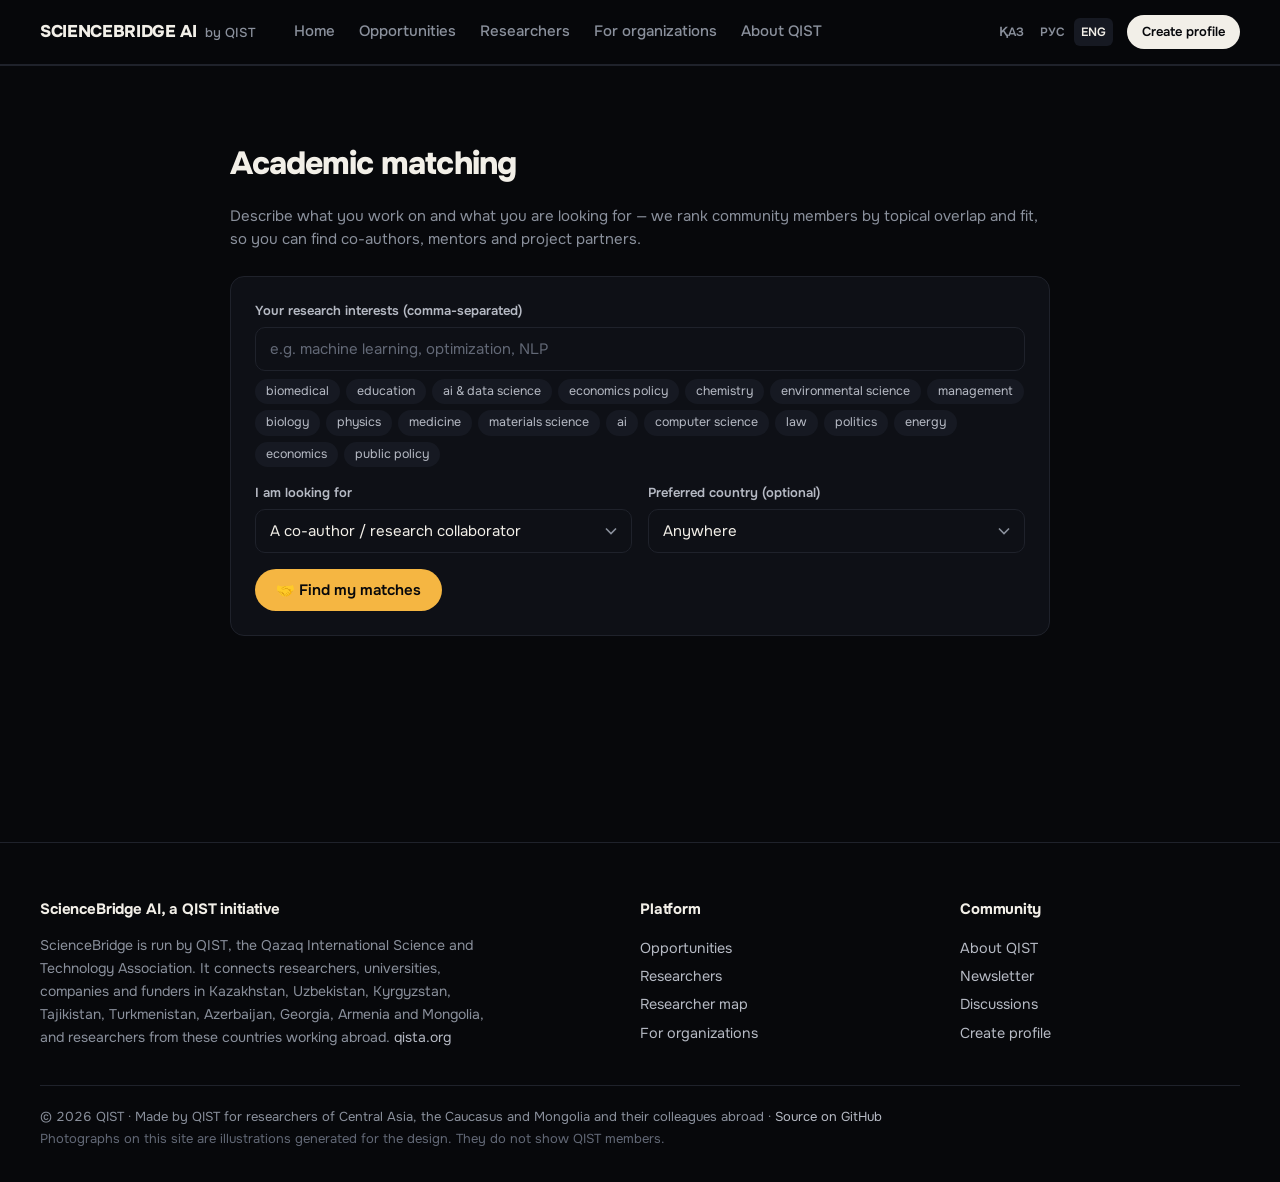
<file: matching.html>
<!DOCTYPE html>
<html lang="en">
<head>
<meta charset="UTF-8">
<meta name="viewport" content="width=device-width, initial-scale=1.0">
<title>Academic Matching — QIST</title>
<link rel="icon" href="data:image/svg+xml,<svg xmlns='http://www.w3.org/2000/svg' viewBox='0 0 100 100'><rect width='100' height='100' rx='26' fill='%232447a8'/><text x='50' y='69' font-size='56' font-weight='700' text-anchor='middle' fill='%23ffffff' font-family='Georgia, serif'>Q</text></svg>">
<link href="https://fonts.googleapis.com/css2?family=Onest:wght@400;500;600;700;800;900&display=swap" rel="stylesheet">
<link rel="stylesheet" href="assets/css/style.css?v=2026-09-28f">
</head>
<body>
<header class="site-header" id="site-header"></header>

<section class="section">
  <div class="container" style="max-width:900px">
    <div class="section-head"><h2 class="rule">Academic matching</h2></div>
    <p class="muted" style="margin-bottom:24px" data-i18n="match.page.lede"></p>

    <div class="card" style="margin-bottom:30px">
      <form id="match-form">
        <div class="form-row">
          <label>Your research interests (comma-separated)</label>
          <input type="text" id="m-topics" style="width:100%" required
                 placeholder="e.g. machine learning, optimization, NLP">
          <div class="tags" id="topic-suggestions" style="margin-top:8px"></div>
        </div>
        <div class="form-grid">
          <div class="form-row">
            <label>I am looking for</label>
            <select id="m-goal" style="width:100%">
              <option value="coauthor">A co-author / research collaborator</option>
              <option value="mentor">A mentor (senior researcher)</option>
              <option value="mentee">A mentee / junior collaborator</option>
              <option value="any">Anyone in my field</option>
            </select>
          </div>
          <div class="form-row">
            <label>Preferred country (optional)</label>
            <select id="m-country" style="width:100%"><option value="">Anywhere</option></select>
          </div>
        </div>
        <button class="btn btn-primary" type="submit">🤝 Find my matches</button>
      </form>
    </div>

    <div id="match-results"></div>
  </div>
</section>

<footer class="site-footer" id="site-footer"></footer>

<script src="assets/js/i18n.js?v=2026-09-28f"></script>
<script src="assets/js/app.js?v=2026-09-28f"></script>
<script>
(async () => {
  await QIST.boot('matching.html');
  const $ = id => document.getElementById(id);
  const people = await QIST.getPeople();

  const topicCounts = {};
  people.flatMap(p => p.topics || []).forEach(t => topicCounts[t] = (topicCounts[t] || 0) + 1);
  const allTopics = Object.keys(topicCounts).sort((a, b) => topicCounts[b] - topicCounts[a]);
  [...new Set(people.map(p => p.country))].filter(Boolean).sort().forEach(c =>
    $('m-country').insertAdjacentHTML('beforeend', `<option>${QIST.esc(c)}</option>`));
  $('topic-suggestions').innerHTML = allTopics.slice(0, 18).map(t =>
    `<span class="tag" data-t="${QIST.esc(t)}">${QIST.esc(t)}</span>`).join('');
  document.querySelectorAll('#topic-suggestions .tag').forEach(el =>
    el.addEventListener('click', () => {
      const cur = $('m-topics').value.split(',').map(s => s.trim()).filter(Boolean);
      if (!cur.includes(el.dataset.t)) cur.push(el.dataset.t);
      $('m-topics').value = cur.join(', ');
    }));

  function seniority(p) {
    const t = (p.title || '').toLowerCase();
    if (t.includes('professor') || t.includes('dean') || t.includes('rector') || t.includes('director')) return 3;
    if (t.includes('postdoc') || t.includes('scientist') || t.includes('lead')) return 2;
    return 1; // PhD student / junior
  }

  function scoreAgainst(myTopics, goal, country, p) {
    const pt = (p.topics || []).map(t => t.toLowerCase());
    let overlap = 0;
    const shared = [];
    for (const mt of myTopics) {
      const hit = pt.find(t => t.includes(mt) || mt.includes(t));
      if (hit) { overlap++; shared.push(hit); }
    }
    if (!overlap) return null;
    let score = (overlap / Math.max(myTopics.length, 1)) * 70;
    const s = seniority(p);
    if (goal === 'mentor' && s === 3) score += 20;
    if (goal === 'mentor' && s === 2) score += 8;
    if (goal === 'mentee' && s === 1) score += 20;
    if (goal === 'coauthor' && s === 2) score += 10;
    if (goal === 'coauthor' && s === 3) score += 6;
    if (country && p.country === country) score += 10;
    return { score: Math.min(99, Math.round(score)), shared };
  }

  function run() {
    const myTopics = $('m-topics').value.split(',').map(s => s.trim().toLowerCase()).filter(Boolean);
    if (!myTopics.length) return;
    const goal = $('m-goal').value, country = $('m-country').value;
    const me = QIST.currentUser();

    const ranked = people
      .map(p => ({ p, r: scoreAgainst(myTopics, goal, country, p) }))
      .filter(x => x.r)
      .sort((a, b) => b.r.score - a.r.score)
      .slice(0, 10);

    $('match-results').innerHTML = ranked.length ? `
      <div class="section-head"><h2 style="font-size:1.3rem">Top matches</h2>
      <span class="muted small">${ranked.length} suggested collaborator${ranked.length === 1 ? '' : 's'}</span></div>
      ${ranked.map(({ p, r }) => `
        <div class="card" style="margin-bottom:14px">
          <div class="match-row">
            <div class="match-score">${r.score}<div class="small muted" style="font-size:.65rem;font-weight:400">match</div></div>
            <div style="flex:1">
              <h3 style="margin:0">${QIST.esc(p.name)}</h3>
              <div class="small" style="color:var(--ink-soft)">${QIST.esc(p.title || '')} · ${QIST.esc(p.institution || '')} · ${QIST.esc(p.country)}</div>
              <div class="progress"><i style="width:${r.score}%"></i></div>
              <div class="small muted" style="margin-top:6px">Shared interests: ${r.shared.map(QIST.esc).join(', ')}</div>
            </div>
            <div style="display:flex;flex-direction:column;gap:8px">
              <a class="btn btn-outline btn-sm" href="directory.html?person=${QIST.esc(p.id)}">Profile</a>
              <button class="btn btn-primary btn-sm" data-name="${QIST.esc(p.name)}" data-id="${QIST.esc(p.id)}">Reach out</button>
            </div>
          </div>
        </div>`).join('')}`
      : `<div class="alert alert-info">No overlapping researchers found for these topics — try broader keywords
         (e.g. "machine learning" instead of a niche subfield).</div>`;

    document.querySelectorAll('#match-results button[data-id]').forEach(btn =>
      btn.addEventListener('click', () => {
        if (!me) {
          QIST.toast('Sign in to send collaboration requests.');
          setTimeout(() => location.href = 'login.html?next=matching.html', 900);
          return;
        }
        QIST.pushOverlay('collab_requests', {
          from: me.email, to: btn.dataset.id, toName: btn.dataset.name,
          topics: $('m-topics').value, goal, date: new Date().toISOString().slice(0, 10)
        });
        QIST.toast(`Collaboration request to ${btn.dataset.name} recorded — they will be notified.`);
        btn.textContent = '✓ Requested';
        btn.disabled = true;
      }));
  }

  $('match-form').addEventListener('submit', e => { e.preventDefault(); run(); });

  const withId = new URLSearchParams(location.search).get('with');
  if (withId) {
    const p = people.find(x => String(x.id) === withId);
    if (p) { $('m-topics').value = (p.topics || []).join(', '); run(); }
  }
})();
</script>
</body>
</html>
</file>
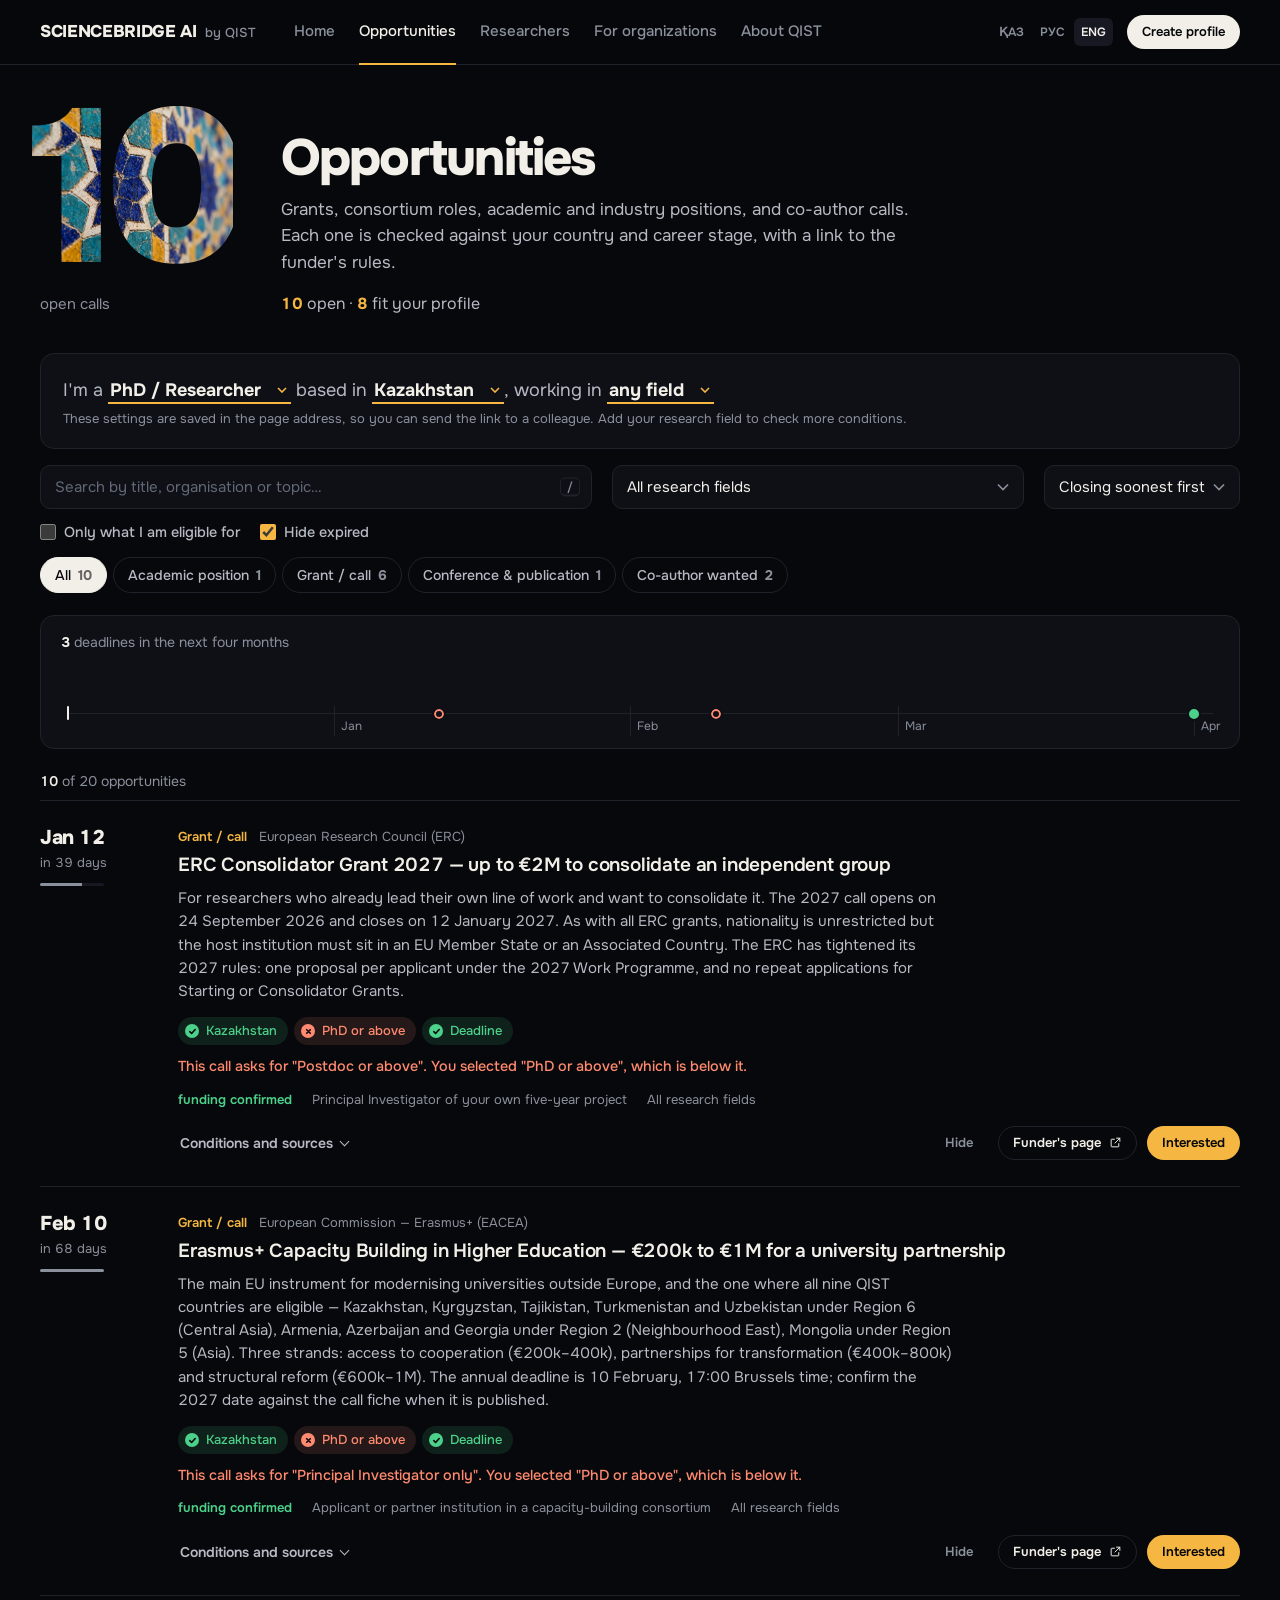
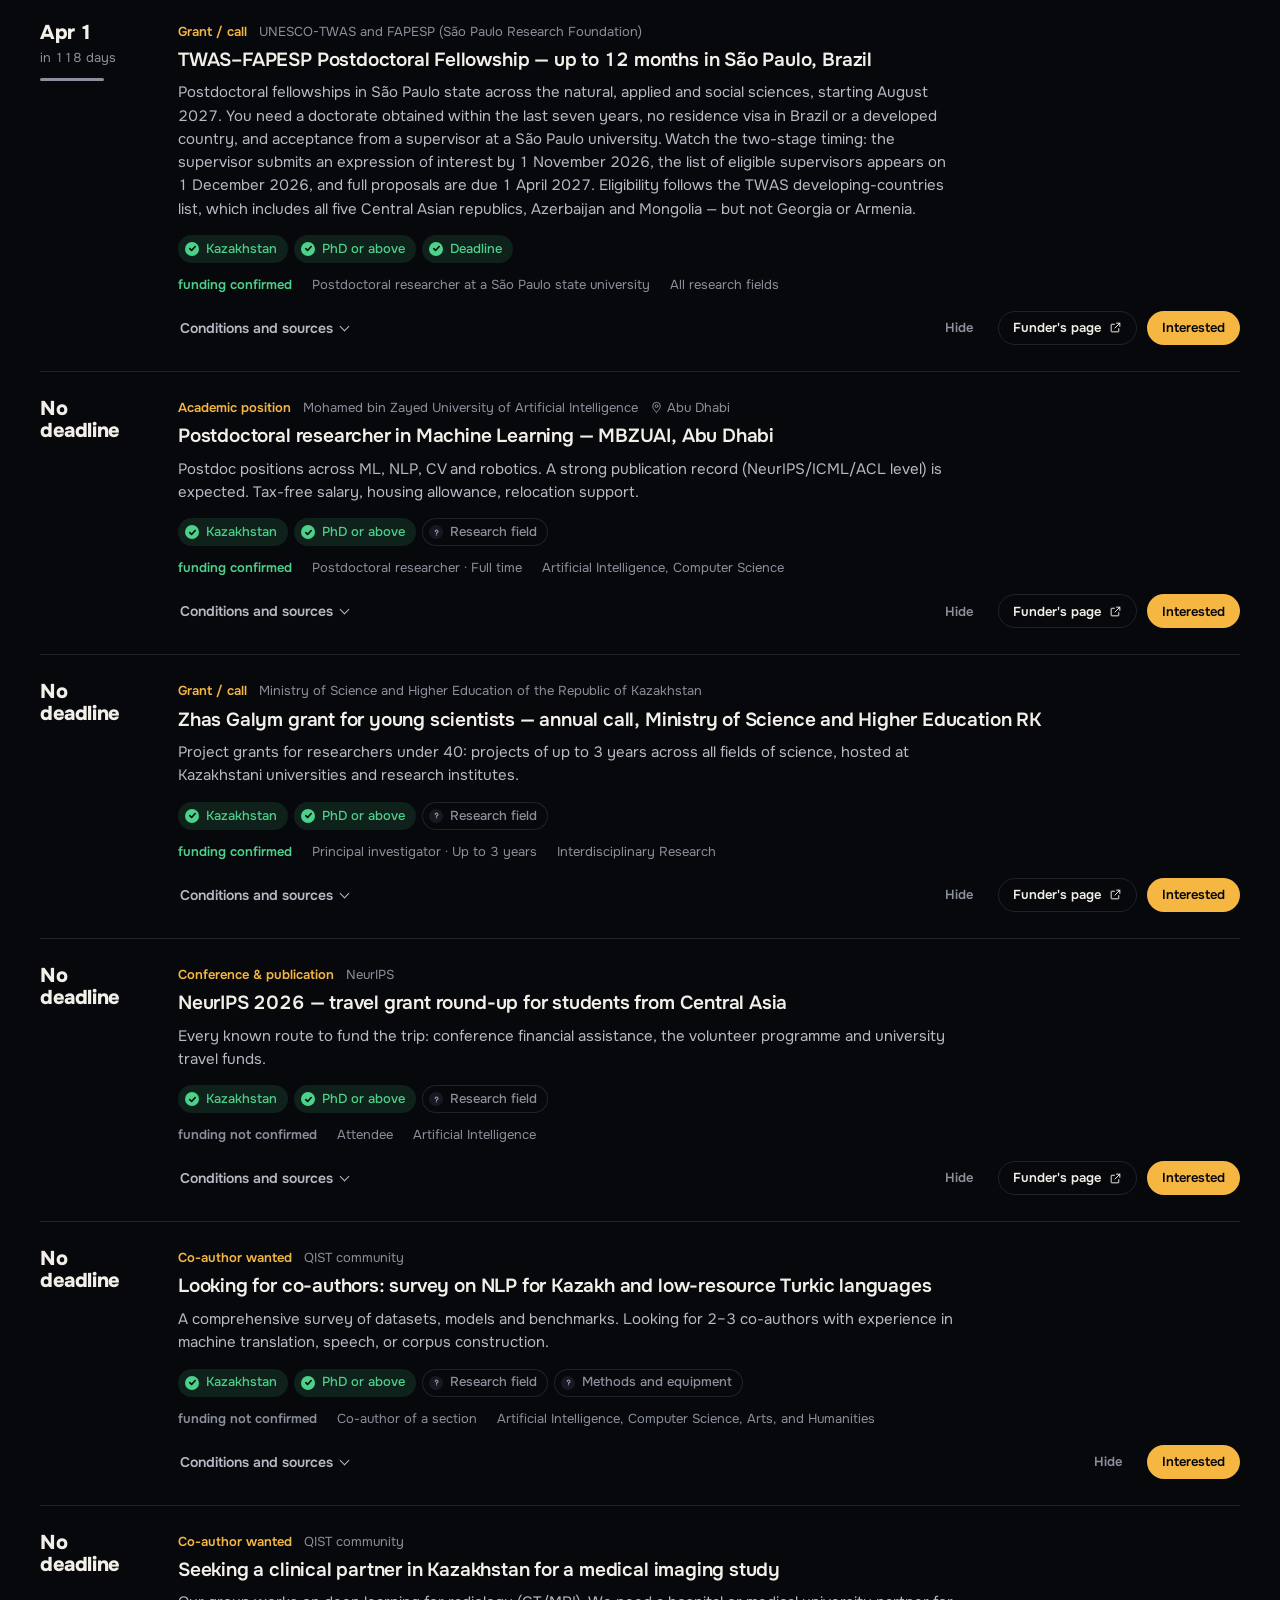
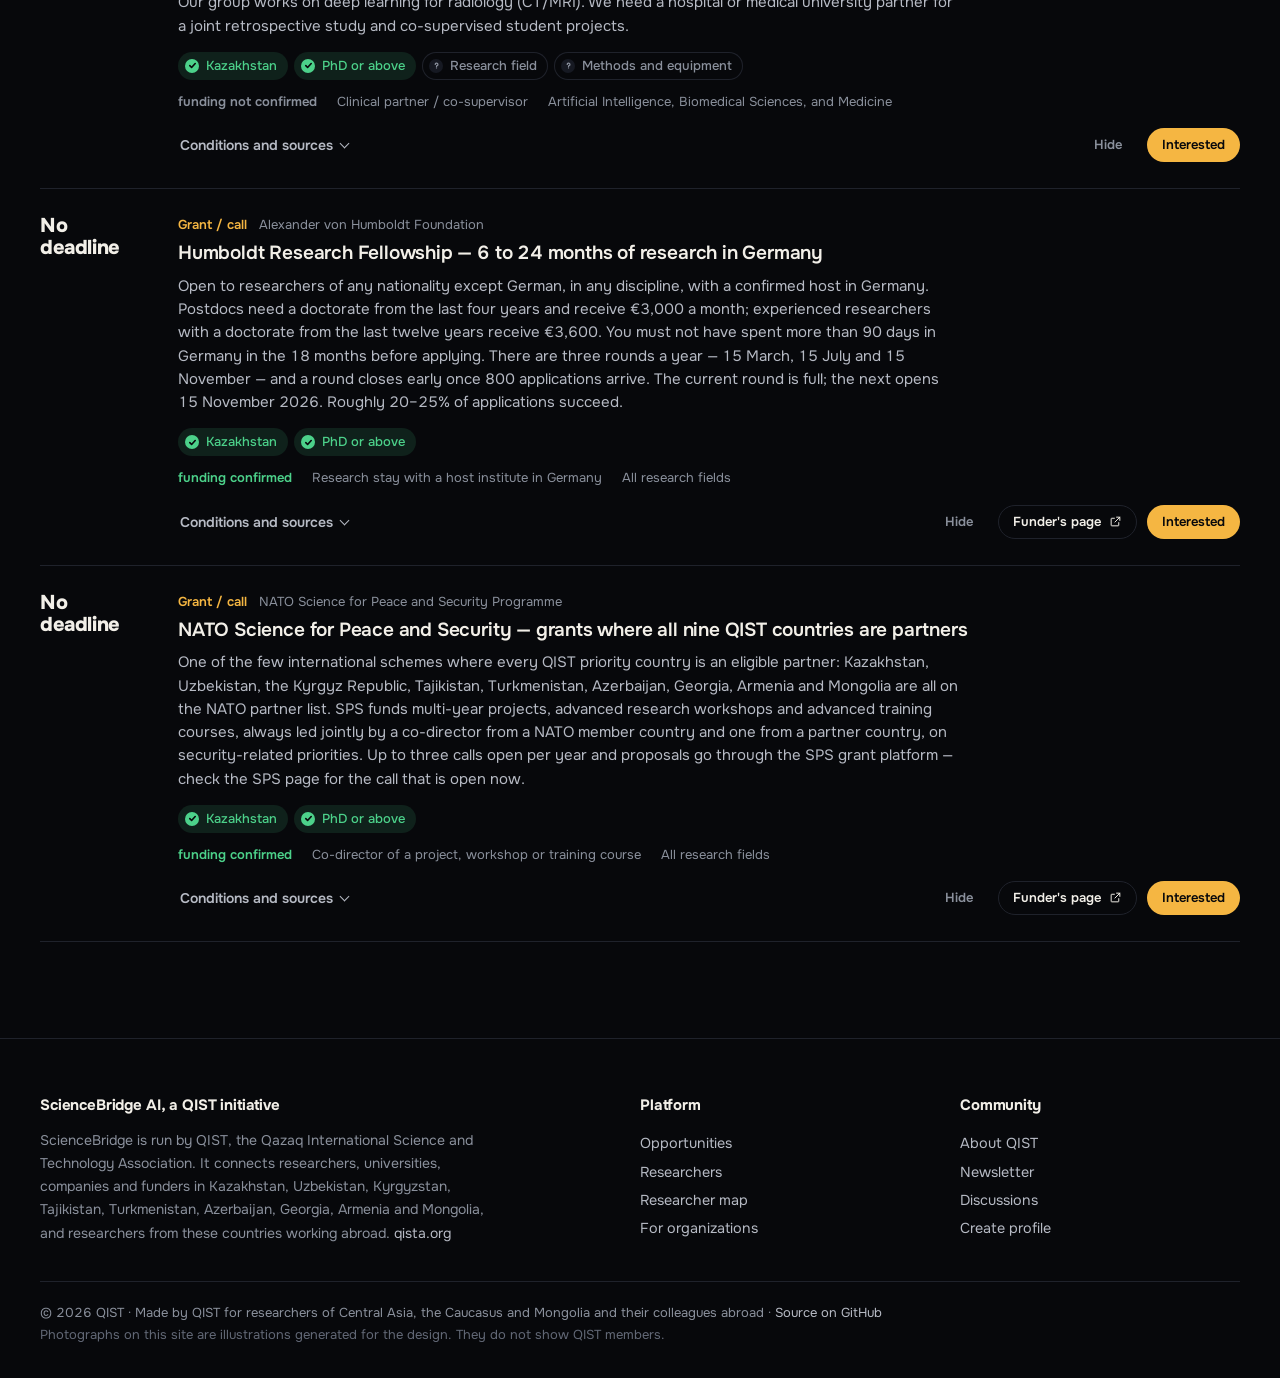
<file: opportunities.html>
<!DOCTYPE html>
<html lang="en">
<head>
<meta charset="UTF-8">
<meta name="viewport" content="width=device-width, initial-scale=1.0">
<title data-i18n-title="opp.h2">Opportunities · ScienceBridge AI</title>
<meta name="description" content="Grants, consortium roles, academic and industry positions and co-author calls, each checked against your country and career stage with a link to the funder's rules.">
<link rel="icon" href="data:image/svg+xml,<svg xmlns='http://www.w3.org/2000/svg' viewBox='0 0 100 100'><rect width='100' height='100' rx='26' fill='%232447a8'/><text x='50' y='69' font-size='56' font-weight='700' text-anchor='middle' fill='%23ffffff' font-family='Georgia, serif'>Q</text></svg>">
<link rel="preconnect" href="https://fonts.googleapis.com">
<link rel="preconnect" href="https://fonts.gstatic.com" crossorigin>
<link href="https://fonts.googleapis.com/css2?family=Onest:wght@400;500;600;700;800;900&display=swap" rel="stylesheet">
<link rel="stylesheet" href="assets/css/style.css?v=2026-09-28f">
</head>
<body>
<header class="site-header" id="site-header"></header>

<div class="container">
  <div class="page-top">
    <div><span class="photo-num" id="top-num" style="background-image:url('assets/img/tiles-samarkand.jpg')" aria-hidden="true">17</span><span class="unit" data-i18n="top.opps"></span></div>
    <div>
      <h1 data-i18n="opp.h2">Opportunities</h1>
      <p class="lede" data-i18n="opp.lede"></p>
      <p class="aside" id="opp-summary" aria-live="polite"></p>
    </div>
  </div>
</div>

<div class="container">

  <!-- the reader's profile, said as a sentence: the verdicts depend on it -->
  <div class="profile-bar lifted">
    <p class="sentence">
      <span data-i18n="home.s.a"></span>
      <select id="of-stage" data-i18n-attr="aria-label:opp.mystage">
        <option value="any" data-i18n="opp.stage.any">Student / Master's</option>
        <option value="phd_student" data-i18n="opp.stage.phd_student">PhD candidate</option>
        <option value="phd_plus" selected data-i18n="opp.stage.phd_plus">PhD / Researcher</option>
        <option value="postdoc_plus" data-i18n="opp.stage.postdoc_plus">Postdoc</option>
        <option value="pi_only" data-i18n="opp.stage.pi_only">Professor / PI</option>
      </select><span data-i18n="home.s.b"></span><select id="of-country" data-i18n-attr="aria-label:opp.mycountry"></select><span data-i18n="opp.s.c"></span><select id="of-myfield" data-i18n-attr="aria-label:opp.myfield"></select>
    </p>
    <p class="hint" data-i18n="opp.profile.note"></p>
  </div>

  <div class="toolbar" id="opp-filters">
    <span class="search-wrap"><input type="text" id="of-q" class="search-input" data-slash aria-keyshortcuts="/" data-i18n-attr="placeholder:opp.search.ph;aria-label:opp.search.ph"><kbd aria-hidden="true">/</kbd></span>
    <select id="of-field" data-i18n-attr="aria-label:common.allfields"><option value="" data-i18n="common.allfields">All research fields</option></select>
    <select id="of-sort" data-i18n-attr="aria-label:opp.sort.deadline">
      <option value="deadline" data-i18n="opp.sort.deadline"></option>
      <option value="match" data-i18n="opp.sort.match"></option>
    </select>
    <div class="checks-row">
      <label class="check"><input type="checkbox" id="of-elig"> <span data-i18n="opp.onlyelig">Only what I am eligible for</span></label>
      <label class="check"><input type="checkbox" id="of-open" checked> <span data-i18n="opp.hideexpired">Hide expired</span></label>
    </div>
  </div>
  <div class="seg" id="of-types" role="group" data-i18n-attr="aria-label:opp.alltypes"></div>

  <div class="deadlines" id="deadlines" hidden>
    <div class="deadlines-head"><span id="tl-title"></span><span class="later" id="tl-later"></span></div>
    <div class="tl" id="tl"></div>
  </div>

  <p class="count-line" id="opp-count" data-i18n="common.loading">Loading…</p>
  <div class="rows" id="opp-list"></div>

</div>

<footer class="site-footer" id="site-footer"></footer>

<script src="assets/js/i18n.js?v=2026-09-28f"></script>
<script src="assets/js/app.js?v=2026-09-28f"></script>
<script>
(async () => {
  await QIST.boot('opportunities.html');

  const $ = id => document.getElementById(id);
  const list = $('opp-list'), count = $('opp-count');

  /* Deploy guard. This page needs helpers and data files that ship together with it.
     When only part of a release reaches the server, a missing helper used to throw and
     leave a blank page with no explanation. Now we say what is out of date. */
  function outOfDate(what) {
    count.textContent = '';
    list.innerHTML = `<div class="card pad-lg opp-empty">
      <h3>${QIST.t('opp.stale.h')}</h3>
      <p class="small muted">Missing or outdated: <code>${QIST.esc(what)}</code>.
        Upload the whole release together — <code>assets/js/app.js</code>,
        <code>data/eligibility.json</code> and <code>data/opportunities.json</code> must match this page.</p>
      <p class="small muted">This page expects build <code>2026-09-28f</code>; the server has
        <code>${QIST.esc(QIST.BUILD || 'older than 2026-09-28f')}</code>.</p>
    </div>`;
  }
  if (typeof QIST.fillCountrySelect !== 'function' || !QIST.PRIMARY_FIELDS
      || typeof QIST.fieldsMatch !== 'function' || typeof QIST.oppFieldCounts !== 'function'
      || typeof QIST.matchOpportunity !== 'function' || typeof QIST.condChips !== 'function') {
    console.error('opportunities.html: assets/js/app.js is older than this page');
    return outOfDate('assets/js/app.js');
  }

  /* ---------- data loading: explicit loading and error states ---------- */
  let opps, elig;
  try {
    [opps, elig] = await Promise.all([QIST.getOpportunities(), QIST.getEligibility()]);
  } catch (err) {
    console.error('Failed to load opportunities:', err);
    count.textContent = '';
    list.innerHTML = `<div class="card pad-lg opp-empty">
      <h3>${QIST.t('opp.err.h')}</h3>
      <p class="small muted">${QIST.t('opp.err.p')}</p>
      <button class="btn btn-outline" onclick="location.reload()">${QIST.t('common.reload')}</button></div>`;
    return;
  }

  /* ---------- populate the lookups ---------- */
  if (!elig.priority_countries || Object.keys(elig.countries || {}).length < 50) {
    console.error('opportunities.html: data/eligibility.json is older than this page');
    return outOfDate('data/eligibility.json');
  }
  QIST.fillCountrySelect($('of-country'), elig, 'KZ');

  /* All 35 QIST research fields, always in the same order; fields with nothing behind them
     are disabled rather than hidden, so the gaps in coverage stay visible. */
  const fieldCounts = QIST.oppFieldCounts(opps);
  QIST.PRIMARY_FIELDS.forEach(f => {
    const n = fieldCounts[f] || 0;
    $('of-field').insertAdjacentHTML('beforeend',
      `<option value="${QIST.esc(f)}"${n ? '' : ' disabled'}>${QIST.esc(f)}${n ? ` (${n})` : ''}</option>`);
  });

  /* The reader's own field feeds the match analysis, not the filter: "show me AI calls" and
     "I am an AI researcher" are different questions. */
  $('of-myfield').insertAdjacentHTML('beforeend', `<option value="">${QIST.t('opp.s.anyfield')}</option>`);
  QIST.PRIMARY_FIELDS.forEach(f =>
    $('of-myfield').insertAdjacentHTML('beforeend', `<option value="${QIST.esc(f)}">${QIST.esc(f)}</option>`));

  /* ---------- state lives in the URL ---------- */
  const IDS = { country: 'of-country', stage: 'of-stage', myfield: 'of-myfield', q: 'of-q', field: 'of-field', sort: 'of-sort' };
  const TYPES = [...new Set(opps.map(o => o.type))];
  let type = '';
  const langParam = new URLSearchParams(location.search).get('lang');
  function readUrl() {
    const p = new URLSearchParams(location.search);
    Object.entries(IDS).forEach(([k, id]) => { if (p.has(k)) $(id).value = p.get(k); });
    if (p.has('type') && TYPES.includes(p.get('type'))) type = p.get('type');
    if (p.has('elig')) $('of-elig').checked = p.get('elig') === '1';
    if (p.has('open')) $('of-open').checked = p.get('open') === '1';
  }
  function writeUrl() {
    const p = new URLSearchParams();
    if (langParam) p.set('lang', langParam);
    Object.entries(IDS).forEach(([k, id]) => { if ($(id).value && !(k === 'sort' && $(id).value === 'deadline')) p.set(k, $(id).value); });
    if (type) p.set('type', type);
    if ($('of-elig').checked) p.set('elig', '1');
    if (!$('of-open').checked) p.set('open', '0');
    history.replaceState(null, '', (p.toString() ? '?' + p : location.pathname) + location.hash);
  }
  readUrl();
  ['of-stage', 'of-country', 'of-myfield'].forEach(id => QIST.fitSelect($(id)));

  function readerProfile() {
    const f = $('of-myfield').value;
    return { country: $('of-country').value, stage: $('of-stage').value, fields: f ? [f] : [], methods: [] };
  }

  /* ---------- one call ---------- */
  function row(o, profile) {
    const m = QIST.matchOpportunity(o, profile, elig);
    const expired = QIST.isExpired(o);
    const blocker = m.criteria.find(x => x.blocking && !x.ok && !x.unknown);
    const panelId = `why-${QIST.esc(o.id)}`;

    /* One row per requirement the call states, with the reason and, where the verdict came
       from a published list, the link it came from. */
    const checks = m.criteria.map(x => {
      const cls = x.unknown ? 'unk' : x.ok ? 'ok' : 'bad';
      const mark = x.unknown ? '?' : x.ok ? '✓' : '✗';
      const src = x.source
        ? ` <a class="src" href="${QIST.esc(x.source.url)}" target="_blank" rel="noopener">${QIST.t('elig.source')}${x.source.version ? ' ' + QIST.esc(x.source.version) : ''}${x.source.date ? ', ' + QIST.esc(x.source.date) : ''} ${QIST.icon('external')}</a>` : '';
      return `<tr><td>${QIST.esc(x.label)}${x.blocking ? '' : ` ${QIST.t('match.soft')}`}</td>
        <td>${QIST.esc(x.detail)}${src}</td><td><span class="mark ${cls}" aria-hidden="true">${mark}</span></td></tr>`;
    }).join('');

    const fields = o.all_fields ? QIST.t('opp.allfieldstag') : (o.fields || []).join(', ');
    const meta = [
      `<span class="opp-fund opp-fund-${QIST.esc(o.funding_status)}">${QIST.esc(QIST.fundingLabel(o.funding_status))}</span>`,
      o.role_expected ? `<span>${QIST.esc(o.role_expected)}${o.workload ? ' · ' + QIST.esc(o.workload) : ''}</span>` : '',
      fields ? `<span>${QIST.esc(fields)}</span>` : ''
    ].join('');

    return `<article class="opp opp-${m.tone}${expired ? ' is-expired' : ''}" id="opp-${QIST.esc(o.id)}" data-opp="${QIST.esc(o.id)}">
      ${QIST.whenCell(o)}
      <div class="opp-main">
        <p class="opp-line">
          <span class="opp-type">${QIST.esc(QIST.typeLabel(o.type))}</span>
          <span>${QIST.esc(o.organization)}</span>
          ${o.city ? `<span>${QIST.icon('pin')} ${QIST.esc(o.city)}</span>` : ''}
        </p>
        <h3>${QIST.esc(o.title)}</h3>
        <p class="opp-sum">${QIST.esc(o.summary)}</p>
        ${QIST.condChips(m, profile, elig)}
        ${blocker ? `<p class="opp-blocker">${QIST.esc(blocker.detail)}</p>` : ''}
        <p class="opp-meta">${meta}</p>
        <div class="opp-foot">
          <button type="button" class="opp-toggle" aria-expanded="false" aria-controls="${panelId}">${QIST.t('opp.details')}</button>
          <span class="spacer"></span>
          <button class="btn btn-quiet btn-sm" data-dismiss="${QIST.esc(o.id)}">${QIST.t('opp.dismiss')}</button>
          ${o.source_url ? `<a class="btn btn-outline btn-sm" href="${QIST.esc(o.source_url)}" target="_blank" rel="noopener">${QIST.t('opp.source')} ${QIST.icon('external')}</a>` : ''}
          <button class="btn btn-primary btn-sm" data-interest="${QIST.esc(o.id)}"${expired ? ' disabled' : ''}>${QIST.t('opp.interested')}</button>
        </div>
        <div class="opp-panel" id="${panelId}" hidden>
          <p class="opp-panel-verdict">${QIST.esc(m.verdict)}</p>
          <table class="checks"><tbody>${checks}</tbody></table>
          ${o.eligibility && o.eligibility.note ? `<p class="opp-note">${QIST.t('opp.fundercond', { note: QIST.esc(o.eligibility.note) })}</p>` : ''}
          <p class="opp-caveat">${QIST.t('match.caveat')} ${QIST.t('opp.sourcelang')}</p>
        </div>
      </div>
    </article>`;
  }

  const dismissed = new Set();

  function passes(o, profile, ignoreType) {
    const q = $('of-q').value.trim().toLowerCase();
    const field = $('of-field').value;
    if (dismissed.has(o.id)) return false;
    if (!ignoreType && type && o.type !== type) return false;
    if (field && !QIST.fieldsMatch(o, field)) return false;
    if ($('of-open').checked && QIST.isExpired(o)) return false;
    // "Only what I can apply to" hides anything with a blocking failure: country, career
    // stage, or a deadline that has already passed.
    if ($('of-elig').checked && QIST.matchOpportunity(o, profile, elig).blocked) return false;
    if (q) {
      const hay = `${o.title} ${o.organization} ${o.summary} ${(o.fields || []).join(' ')} ${(o.methods_required || []).join(' ')}`.toLowerCase();
      if (!hay.includes(q)) return false;
    }
    return true;
  }

  /* Closing soonest first by default; the file order used to decide what was on top. Calls
     with no deadline come after dated ones, closed calls last. */
  function sorted(list, profile) {
    const byDate = (a, b) => (QIST.isExpired(a) - QIST.isExpired(b)) ||
      ((a.deadline || '9999') .localeCompare(b.deadline || '9999'));
    if ($('of-sort').value !== 'match') return [...list].sort(byDate);
    const score = o => { const m = QIST.matchOpportunity(o, profile, elig); return (m.blocked ? -1000 : 0) + m.pct; };
    return [...list].sort((a, b) => score(b) - score(a) || byDate(a, b));
  }

  function drawTypes(profile) {
    const base = opps.filter(o => passes(o, profile, true));
    const btn = (value, label, n) =>
      `<button type="button" data-type="${value}" aria-pressed="${type === value}">${QIST.esc(label)} <span class="n">${n}</span></button>`;
    $('of-types').innerHTML = btn('', QIST.t('opp.type.all'), base.length) +
      TYPES.map(t => [t, base.filter(o => o.type === t).length])
        .filter(([t, n]) => n || t === type)
        .map(([t, n]) => btn(t, QIST.typeLabel(t), n)).join('');
  }

  function render() {
    writeUrl();
    const profile = readerProfile();
    const active = opps.filter(o => !QIST.isExpired(o));
    const fit = active.filter(o => !QIST.matchOpportunity(o, profile, elig).blocked).length;
    $('opp-summary').innerHTML = QIST.t('opp.summary', { open: `<b>${active.length}</b>`, fit: `<b>${fit}</b>` });
    $('top-num').textContent = active.length;

    drawTypes(profile);
    const shown = sorted(opps.filter(o => passes(o, profile)), profile);
    count.innerHTML = shown.length ? QIST.t('opp.count', { shown: `<b>${shown.length}</b>`, total: opps.length }) : '';
    const html = shown.length
      ? shown.map(o => row(o, profile)).join('')
      : `<div class="empty">
           <h3>${QIST.t('opp.empty.h')}</h3>
           <p>${QIST.t('opp.empty.p', { n: opps.length })}</p>
           <button class="btn btn-outline" id="opp-reset">${QIST.t('common.clear')}</button>
         </div>`;
    QIST.flashChanges(list, () => { list.innerHTML = html; });
    drawTimeline(shown, profile);
    const reset = $('opp-reset');
    if (reset) reset.addEventListener('click', () => {
      $('of-q').value = ''; $('of-field').value = ''; type = '';
      $('of-elig').checked = false; $('of-open').checked = true;
      render();
    });
  }

  /* ---------- deadlines ahead ---------- */
  const DAYS = 120;
  function monthLabel(d) {
    const KK = ['қаң', 'ақп', 'нау', 'сәу', 'мам', 'мау', 'шіл', 'там', 'қыр', 'қаз', 'қар', 'жел'];
    if (QIST.lang === 'kk') return KK[d.getMonth()];
    try { return new Intl.DateTimeFormat(QIST.lang, { month: 'short' }).format(d); } catch (_) { return d.getMonth() + 1; }
  }
  function drawTimeline(shown, profile) {
    const box = $('deadlines'), tl = $('tl');
    const today = new Date(); today.setHours(0, 0, 0, 0);
    const dated = shown.filter(o => o.deadline && !QIST.isExpired(o));
    const inRange = dated.filter(o => QIST.daysLeft(o) <= DAYS);
    box.hidden = !inRange.length;
    if (!inRange.length) return;
    const x = days => `${(Math.max(0, days) / DAYS) * 100}%`;
    let html = '<span class="tl-axis"></span><span class="tl-today" style="left:0"></span>';
    for (let i = 0; i <= 4; i++) {
      const m = new Date(today.getFullYear(), today.getMonth() + i, 1);
      const d = Math.round((m - today) / 86400000);
      if (d > 0 && d < DAYS) html += `<span class="tl-month" style="left:${x(d)}">${QIST.esc(monthLabel(m))}</span>`;
    }
    const stack = {};
    inRange.sort((a, b) => a.deadline.localeCompare(b.deadline)).forEach(o => {
      const n = QIST.daysLeft(o), wk = Math.floor(n / 6);
      const level = stack[wk] = (stack[wk] || 0) + 1;
      const tone = QIST.matchOpportunity(o, profile, elig).tone;
      html += `<button type="button" class="tl-dot ${tone}" data-go="${QIST.esc(o.id)}" style="left:${x(n)};bottom:${15 + (level - 1) * 16}px"
        aria-label="${QIST.esc(o.title)}, ${QIST.esc(QIST.t('opp.deadline.days', { n }))}"
        data-title="${QIST.esc(o.title)}" data-when="${QIST.esc(QIST.t('opp.deadline.days', { n }))}"></button>`;
    });
    tl.innerHTML = html;
    $('tl-title').innerHTML = QIST.t('opp.tl.h', { n: `<b>${inRange.length}</b>` });
    const later = dated.length - inRange.length;
    $('tl-later').textContent = later ? QIST.t('opp.tl.later', { n: later }) : '';
  }
  const tipOn = e => {
    const dot = e.target.closest('.tl-dot'); if (!dot) return;
    tipOff();
    const pos = parseFloat(dot.style.left);
    const edge = pos < 18 ? ' at-start' : pos > 82 ? ' at-end' : '';
    dot.insertAdjacentHTML('afterend', `<span class="tl-tip${edge}" style="left:${dot.style.left};bottom:${parseInt(dot.style.bottom) + 18}px">${dot.dataset.title}<span>${dot.dataset.when}</span></span>`);
  };
  const tipOff = () => { const t = $('tl').querySelector('.tl-tip'); if (t) t.remove(); };
  $('tl').addEventListener('mouseover', tipOn);
  $('tl').addEventListener('focusin', tipOn);
  $('tl').addEventListener('mouseleave', tipOff);
  $('tl').addEventListener('focusout', tipOff);
  $('tl').addEventListener('click', e => {
    const dot = e.target.closest('[data-go]'); if (!dot) return;
    const row = document.getElementById('opp-' + dot.dataset.go);
    if (!row) return;
    toggle(row.querySelector('.opp-toggle'), true);
    // land just below the sticky profile bar, not under it
    const bar = document.querySelector('.profile-bar');
    const barBottom = (parseFloat(getComputedStyle(bar).top) || 0) + bar.offsetHeight + 16;
    window.scrollTo({ top: row.getBoundingClientRect().top + scrollY - barBottom, behavior: QIST.reducedMotion() ? 'auto' : 'smooth' });
  });

  /* ---------- actions ---------- */
  function toggle(btn, open) {
    btn.setAttribute('aria-expanded', String(open));
    $(btn.getAttribute('aria-controls')).hidden = !open;
  }
  $('of-types').addEventListener('click', e => {
    const b = e.target.closest('[data-type]');
    if (!b) return;
    type = b.dataset.type; render();
  });
  list.addEventListener('click', async (e) => {
    const tog = e.target.closest('.opp-toggle');
    if (tog) { toggle(tog, tog.getAttribute('aria-expanded') !== 'true'); return; }

    const dis = e.target.closest('[data-dismiss]');
    if (dis) { dismissed.add(dis.dataset.dismiss); render(); QIST.toast(QIST.t('opp.toast.dismiss')); return; }

    const btn = e.target.closest('[data-interest]');
    if (!btn) return;
    const o = opps.find(x => x.id === btn.dataset.interest);
    btn.disabled = true; btn.textContent = QIST.t('common.sending');
    const res = await QIST.recordInterest(o, { country: $('of-country').value, stage: $('of-stage').value });
    if (res.ok) {
      btn.textContent = QIST.t('opp.interested.ok');
      QIST.toast(QIST.t('opp.toast.sent'));
    } else {
      btn.disabled = false; btn.textContent = QIST.t('opp.interested');
      QIST.toast(QIST.t(res.reason === 'not_configured' ? 'opp.toast.noendpoint' : 'opp.toast.fail'));
    }
  });

  ['of-country', 'of-stage', 'of-myfield'].forEach(id => $(id).addEventListener('change', () => { QIST.fitSelect($(id)); render(); }));
  ['of-field', 'of-sort', 'of-elig', 'of-open'].forEach(id => $(id).addEventListener('change', render));
  $('of-q').addEventListener('input', render);

  render();

  /* The profile bar sticks under the header; once it does, it drops its hint line. */
  const bar = document.querySelector('.profile-bar');
  const onScroll = () => bar.classList.toggle('stuck', bar.getBoundingClientRect().top <= parseFloat(getComputedStyle(bar).top) + 1);
  window.addEventListener('scroll', onScroll, { passive: true });
  onScroll();

  /* A link from the home page lands on one call (#opp-<id>): open its conditions and bring
     it into view. */
  const target = location.hash.startsWith('#opp-') && document.getElementById(decodeURIComponent(location.hash.slice(1)));
  if (target) {
    toggle(target.querySelector('.opp-toggle'), true);
    target.scrollIntoView({ block: 'start' });
  }
})();
</script>
</body>
</html>
</file>
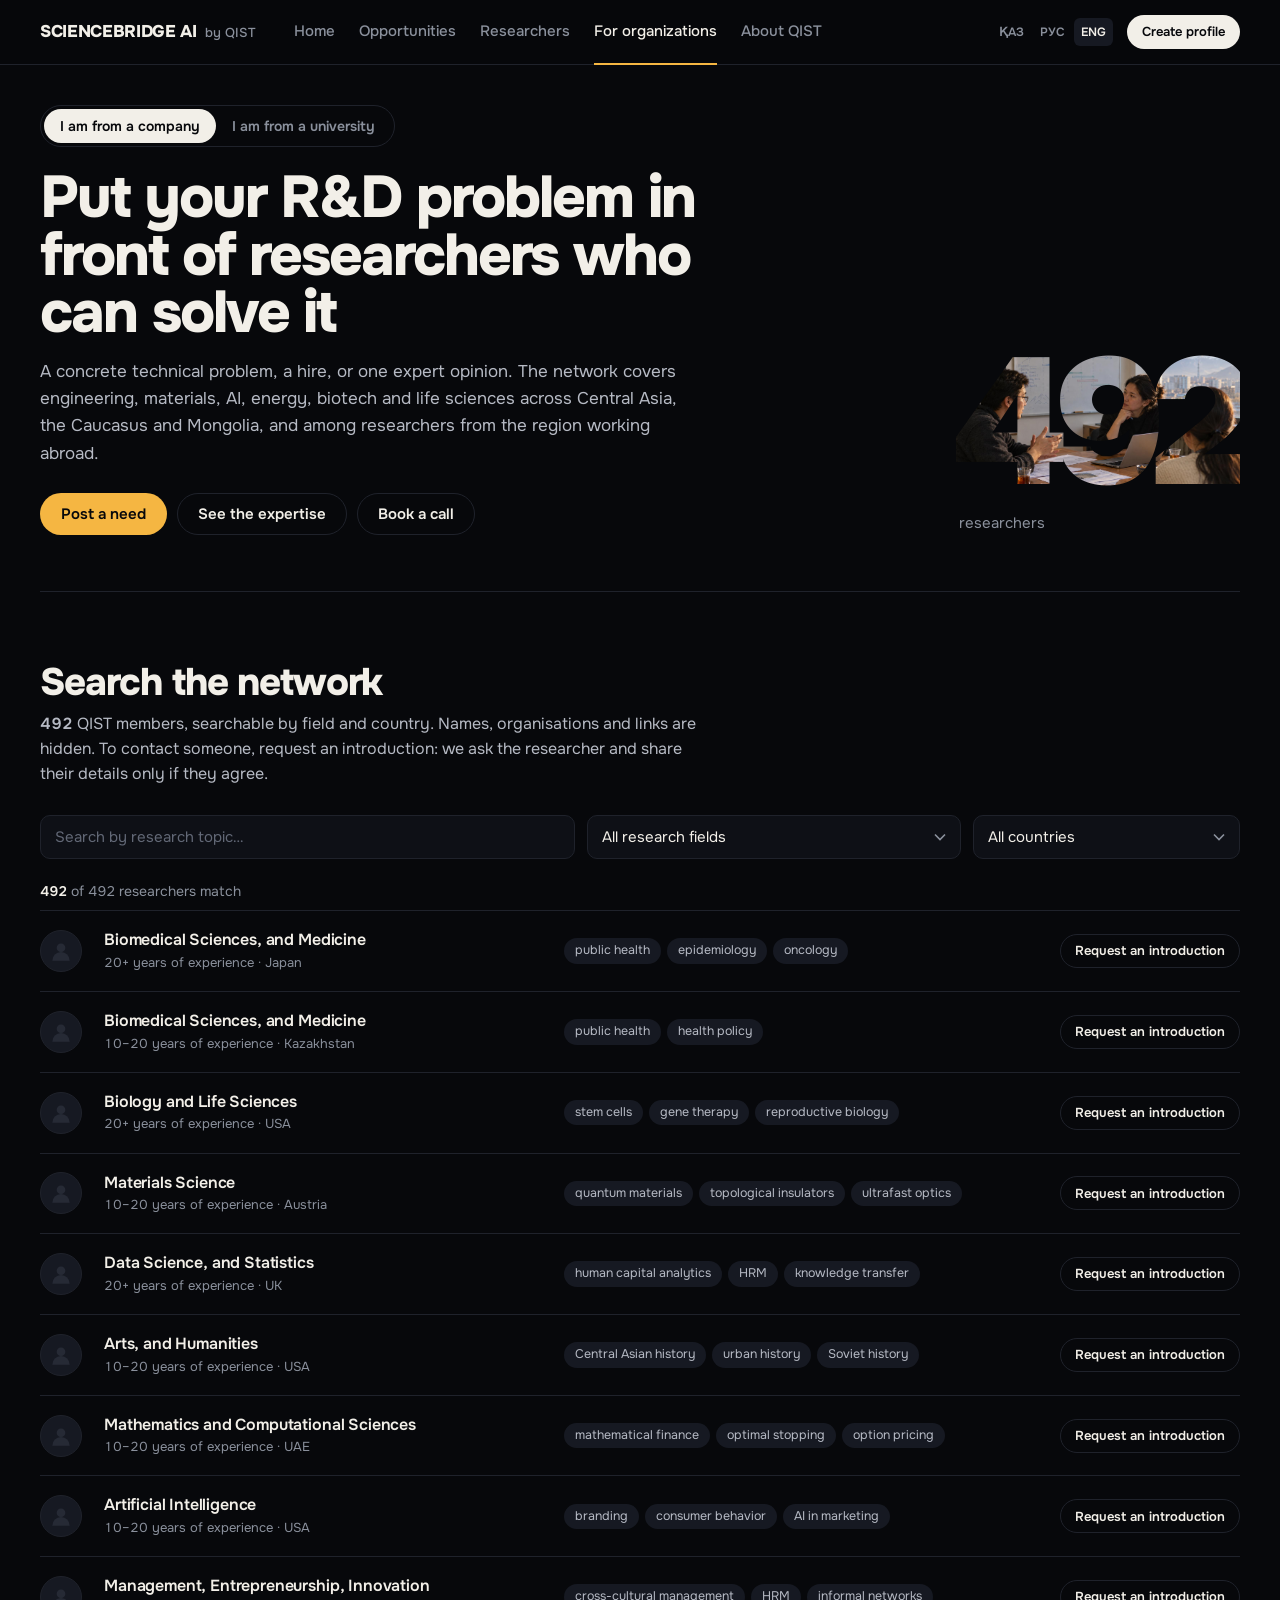
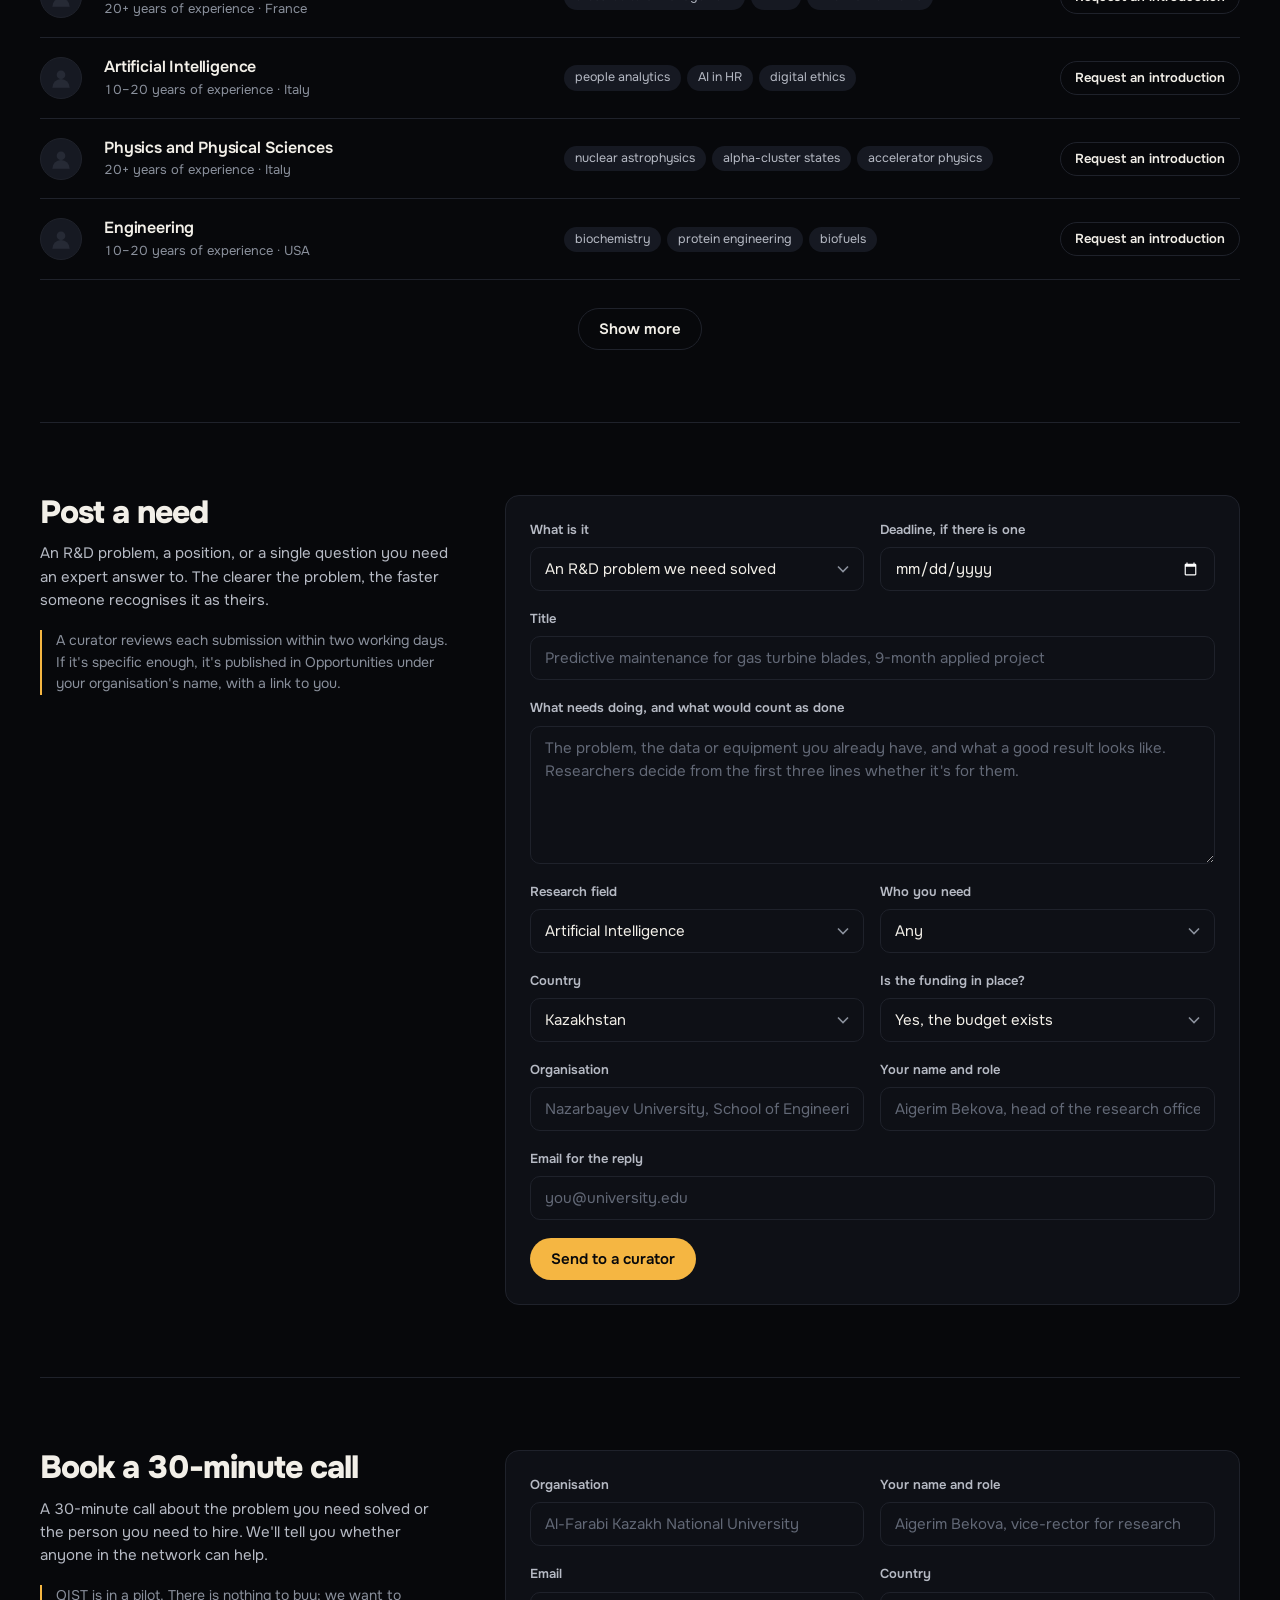
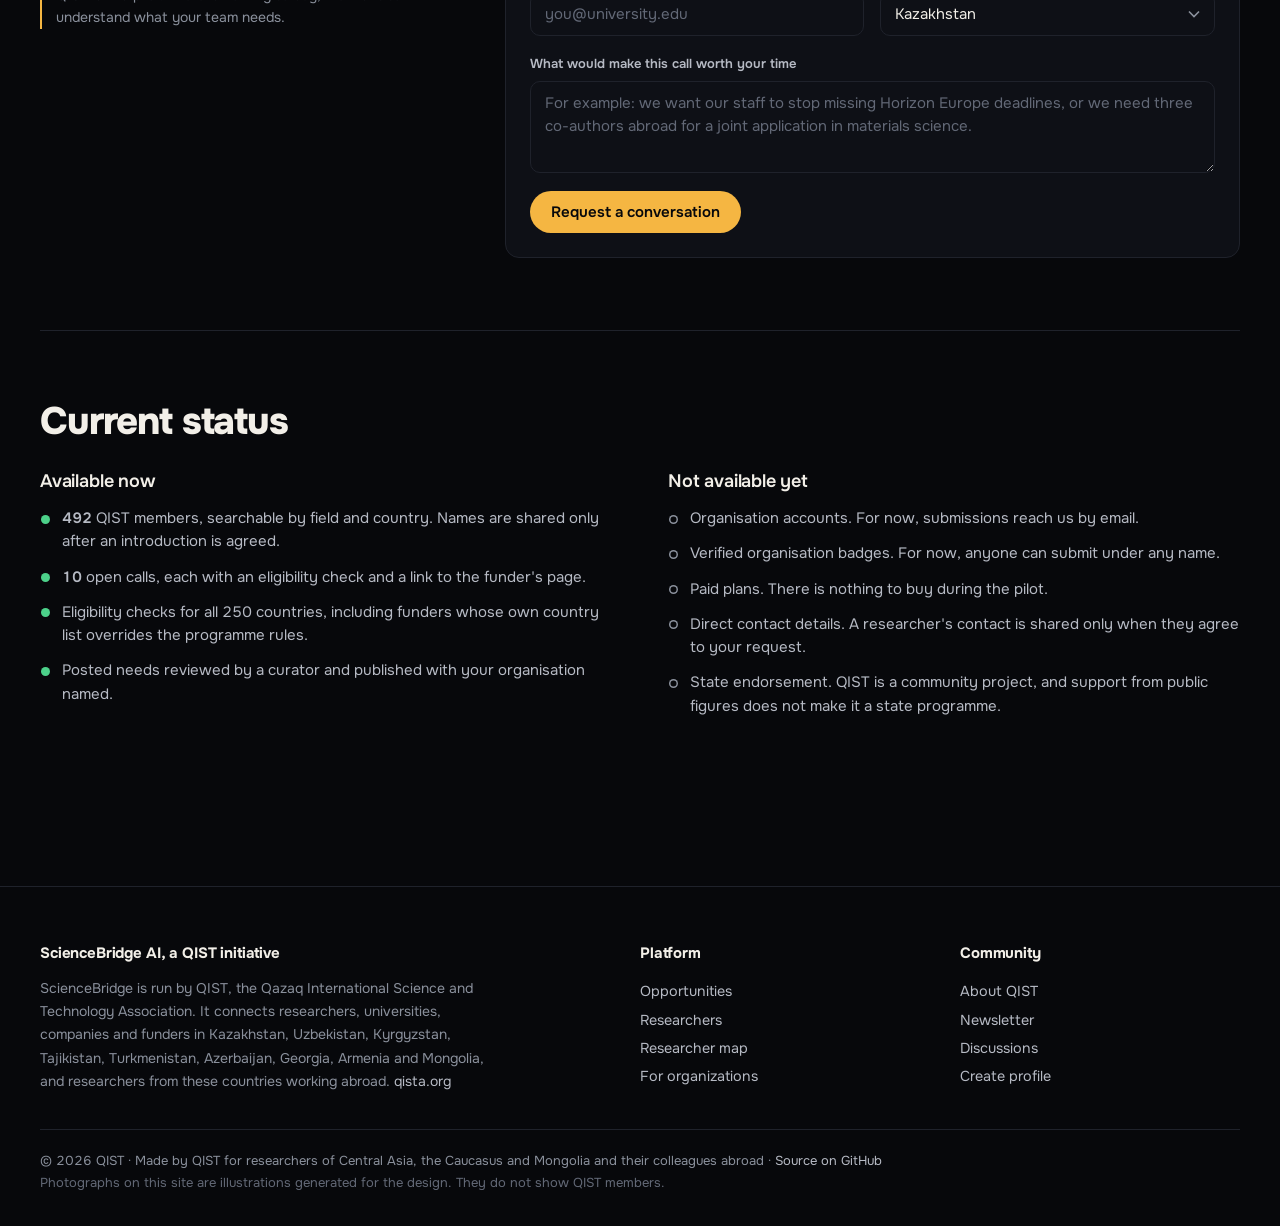
<file: organizations.html>
<!DOCTYPE html>
<html lang="en">
<head>
<meta charset="UTF-8">
<meta name="viewport" content="width=device-width, initial-scale=1.0">
<title data-i18n-title="org.title">For organizations · ScienceBridge AI</title>
<meta name="description" content="Universities and companies: post an R&D need or a vacancy, find researchers by field and country, or book a 30-minute conversation with the QIST team.">
<link rel="icon" href="data:image/svg+xml,<svg xmlns='http://www.w3.org/2000/svg' viewBox='0 0 100 100'><rect width='100' height='100' rx='26' fill='%232447a8'/><text x='50' y='69' font-size='56' font-weight='700' text-anchor='middle' fill='%23ffffff' font-family='Georgia, serif'>Q</text></svg>">
<link rel="preconnect" href="https://fonts.googleapis.com">
<link rel="preconnect" href="https://fonts.gstatic.com" crossorigin>
<link href="https://fonts.googleapis.com/css2?family=Onest:wght@400;500;600;700;800;900&display=swap" rel="stylesheet">
<link rel="stylesheet" href="assets/css/style.css?v=2026-09-28f">
</head>
<body>
<header class="site-header" id="site-header"></header>

<!-- ================= hero + audience switch =================
     One page, two readings (D-28). The switch rewrites the headline and the section ledes. -->
<section class="org-hero">
  <div class="container org-hero-grid">
   <div>
    <div class="org-switch" role="tablist" data-i18n-attr="aria-label:org.title">
      <button id="as-company" role="tab" aria-selected="true" data-i18n="org.tab.company"></button>
      <button id="as-university" role="tab" aria-selected="false" data-i18n="org.tab.university"></button>
    </div>
    <h1 id="org-h1"></h1>
    <p id="org-sub" class="org-sub"></p>
    <div class="org-jump">
      <a class="btn btn-gold" href="#post" data-i18n="org.jump.post"></a>
      <a class="btn btn-ghost" href="#find" data-i18n="org.jump.find"></a>
      <a class="btn btn-ghost" href="#talk" data-i18n="org.jump.talk"></a>
    </div>
   </div>
   <div class="org-num"><span class="photo-num" id="top-num" style="background-image:url('assets/img/meeting-almaty.jpg');background-position:60% 40%" aria-hidden="true">492</span><span class="unit" data-i18n="top.people"></span></div>
  </div>
</section>

<div class="container">

  <!-- ================= what expertise is in the network =================
       First on the page: it answers "is anyone there?" before asking anyone to fill in a form. -->
  <section id="find" class="org-block">
    <div class="sec-head">
      <h2 data-i18n="org.find.h2"></h2>
      <p class="lede" id="find-lede"></p>
    </div>
    <div class="find-filters" id="find-filters">
      <input type="text" id="fd-q" class="search-input" data-i18n-attr="placeholder:org.find.ph;aria-label:org.find.ph">
      <select id="fd-field" data-i18n-attr="aria-label:common.allfields"></select>
      <select id="fd-country" data-i18n-attr="aria-label:common.allcountries"></select>
    </div>
    <p class="count-line" id="find-count" data-i18n="common.loading"></p>
    <div class="rows" id="find-list"></div>
    <div class="more"><button class="btn btn-outline" id="find-more" hidden data-i18n="common.showmore"></button></div>
  </section>

  <!-- ================= post a need ================= -->
  <section id="post" class="org-block split">
    <div class="split-intro">
      <h2 data-i18n="org.post.h2"></h2>
      <p id="post-lede"></p>
      <p class="note" data-i18n="org.post.note"></p>
    </div>
    <form class="panel form" id="need-form">
      <div class="row-2">
        <label><span data-i18n="org.f.what"></span>
          <select id="n-type">
            <option value="rnd_challenge" data-i18n="org.f.rnd"></option>
            <option value="academic_job" data-i18n="org.f.acad"></option>
            <option value="industry_job" data-i18n="org.f.ind"></option>
            <option value="consortium_role" data-i18n="org.f.cons"></option>
            <option value="expert_request" data-i18n="org.f.expert"></option>
          </select>
        </label>
        <label><span data-i18n="org.f.deadline"></span>
          <input type="date" id="n-deadline">
        </label>
      </div>
      <label><span data-i18n="org.f.title"></span>
        <input type="text" id="n-title" required data-i18n-attr="placeholder:org.f.title.ph">
      </label>
      <label><span data-i18n="org.f.summary"></span>
        <textarea id="n-summary" rows="5" required data-i18n-attr="placeholder:org.f.summary.ph"></textarea>
      </label>
      <div class="row-2">
        <label><span data-i18n="org.f.field"></span><select id="n-field"></select></label>
        <label><span data-i18n="org.f.who"></span><select id="n-stage"></select></label>
      </div>
      <div class="row-2">
        <label><span data-i18n="common.country"></span><select id="n-country"></select></label>
        <label><span data-i18n="org.f.funding"></span>
          <select id="n-funding">
            <option value="confirmed" data-i18n="org.f.funding.yes"></option>
            <option value="cofunding_required" data-i18n="org.f.funding.part"></option>
            <option value="not_confirmed" data-i18n="org.f.funding.no"></option>
          </select>
        </label>
      </div>
      <div class="row-2">
        <label><span data-i18n="common.org"></span>
          <input type="text" id="n-org" required data-i18n-attr="placeholder:org.f.orgname.ph">
        </label>
        <label><span data-i18n="org.f.you"></span>
          <input type="text" id="n-name" required data-i18n-attr="placeholder:org.f.you.ph">
        </label>
      </div>
      <label><span data-i18n="org.f.replyto"></span>
        <input type="email" id="n-email" required placeholder="you@university.edu">
      </label>
      <div class="actions">
        <button type="submit" class="btn btn-primary" id="need-send" data-i18n="org.post.send"></button>
        <span class="state" id="need-state" aria-live="polite"></span>
      </div>
    </form>
  </section>

  <!-- ================= book a conversation ================= -->
  <section id="talk" class="org-block split">
    <div class="split-intro">
      <h2 data-i18n="org.talk.h2"></h2>
      <p id="talk-lede"></p>
      <p class="note" data-i18n="org.talk.note"></p>
    </div>
    <form class="panel form" id="talk-form">
      <div class="row-2">
        <label><span data-i18n="common.org"></span>
          <input type="text" id="t-org" required placeholder="Al-Farabi Kazakh National University">
        </label>
        <label><span data-i18n="org.f.you"></span>
          <input type="text" id="t-name" required placeholder="Aigerim Bekova, vice-rector for research">
        </label>
      </div>
      <div class="row-2">
        <label><span data-i18n="common.email"></span>
          <input type="email" id="t-email" required placeholder="you@university.edu">
        </label>
        <label><span data-i18n="common.country"></span><select id="t-country"></select></label>
      </div>
      <label><span data-i18n="org.talk.goal"></span>
        <textarea id="t-goal" rows="3" data-i18n-attr="placeholder:org.talk.goal.ph"></textarea>
      </label>
      <div class="actions">
        <button type="submit" class="btn btn-primary" id="talk-send" data-i18n="org.talk.send"></button>
        <span class="state" id="talk-state" aria-live="polite"></span>
      </div>
    </form>
  </section>

  <!-- ================= current status ================= -->
  <section class="org-block">
    <div class="sec-head"><h2 data-i18n="org.honest.h2"></h2></div>
    <div class="status">
      <div class="ok">
        <h3 data-i18n="org.honest.ok.h"></h3>
        <ul>
          <li id="honest-a"></li>
          <li id="honest-b"></li>
          <li data-i18n="org.honest.ok.c"></li>
          <li data-i18n="org.honest.ok.d"></li>
        </ul>
      </div>
      <div class="gap">
        <h3 data-i18n="org.honest.gap.h"></h3>
        <ul>
          <li data-i18n="org.honest.gap.a"></li>
          <li data-i18n="org.honest.gap.b"></li>
          <li data-i18n="org.honest.gap.c"></li>
          <li data-i18n="org.honest.gap.d"></li>
          <li data-i18n="org.honest.gap.e"></li>
        </ul>
      </div>
    </div>
  </section>

</div>

<footer class="site-footer" id="site-footer"></footer>

<script src="assets/js/i18n.js?v=2026-09-28f"></script>
<script src="assets/js/app.js?v=2026-09-28f"></script>
<script>
(async () => {
  await QIST.boot('organizations.html');
  const $ = id => document.getElementById(id);

  /* Deploy guard, same contract as the other pages: name the stale file instead of
     rendering a half-broken screen. */
  if (typeof QIST.submitOrgRequest !== 'function' || !QIST.PRIMARY_FIELDS) {
    $('find-count').innerHTML =
      '<b>assets/js/app.js is older than this page.</b> Upload the whole release together — this page expects build 2026-09-28f.';
    return;
  }

  let people = [], opps = [], elig = null;
  try {
    [people, opps, elig] = await Promise.all([QIST.getPeople(), QIST.getOpportunities(), QIST.getEligibility()]);
    people = QIST.uniquePeople(people);
    $('top-num').textContent = people.length;
  } catch (_) {
    $('find-count').textContent = 'Could not load the directory. Check your connection and reload.';
  }

  /* ---------- audience switch ----------
     One page, two readings. There is no evidence yet that universities and companies need
     separate pages — the survey had four industry respondents — so the split is a switch,
     not two URLs. See DECISIONS.md D-28. */
  const COPY = {
    university: { h1: 'org.h1.university', sub: 'org.sub.university', post: 'org.post.lede.university', talk: 'org.talk.lede.university' },
    company:    { h1: 'org.h1.company',    sub: 'org.sub.company',    post: 'org.post.lede.company',    talk: 'org.talk.lede.company' }
  };

  function setAudience(who, push) {
    const c = COPY[who] || COPY.company;
    $('org-h1').textContent = QIST.t(c.h1);
    $('org-sub').textContent = QIST.t(c.sub);
    $('post-lede').textContent = QIST.t(c.post);
    $('talk-lede').textContent = QIST.t(c.talk);
    $('as-university').setAttribute('aria-selected', who === 'university');
    $('as-company').setAttribute('aria-selected', who === 'company');
    audience = who;
    if (push) {
      const p = new URLSearchParams(location.search);
      p.set('as', who);
      history.replaceState(null, '', '?' + p + location.hash);
    }
  }
  // Company first: the switch order follows the page, and the page opens on company.
  let audience = 'company';
  setAudience(new URLSearchParams(location.search).get('as') === 'university' ? 'university' : 'company', false);
  $('as-university').addEventListener('click', () => setAudience('university', true));
  $('as-company').addEventListener('click', () => setAudience('company', true));

  /* ---------- shared lookups ---------- */
  QIST.PRIMARY_FIELDS.forEach(f =>
    $('n-field').insertAdjacentHTML('beforeend', `<option value="${QIST.esc(f)}">${QIST.esc(f)}</option>`));
  Object.entries(elig ? elig.career_stages : {}).forEach(([k, v]) =>
    $('n-stage').insertAdjacentHTML('beforeend', `<option value="${k}">${QIST.esc(v)}</option>`));
  if (elig) {
    QIST.fillCountrySelect($('n-country'), elig, 'KZ');
    QIST.fillCountrySelect($('t-country'), elig, 'KZ');
  }

  /* ---------- 2. find researchers ----------
     A real search over the same directory data, not a mock-up. Counts next to each field are
     the number of people behind it, so an empty area of the map is visible rather than hidden. */
  const countryLabel = name => name; // people.json stores country names, not ISO codes
  const counts = QIST.fieldCounts(people);
  $('fd-field').insertAdjacentHTML('beforeend', `<option value="">${QIST.t('common.allfields')}</option>`);
  QIST.PRIMARY_FIELDS.forEach(f => {
    const n = counts[f] || 0;
    $('fd-field').insertAdjacentHTML('beforeend',
      `<option value="${QIST.esc(f)}"${n ? '' : ' disabled'}>${QIST.esc(f)}${n ? ` (${n})` : ' —'}</option>`);
  });

  const countryNames = [...new Set(people.map(p => p.country).filter(Boolean))].sort((a, b) => a.localeCompare(b));
  $('fd-country').insertAdjacentHTML('beforeend', `<option value="">${QIST.t('common.allcountries')}</option>`);
  countryNames.forEach(c => {
    const n = people.filter(p => p.country === c).length;
    $('fd-country').insertAdjacentHTML('beforeend', `<option value="${QIST.esc(c)}">${QIST.esc(c)} (${n})</option>`);
  });

  $('find-lede').innerHTML = QIST.t('org.find.lede', { n: `<b>${people.length}</b>` });
  $('honest-a').innerHTML = QIST.t('org.honest.ok.a', { n: `<b>${people.length}</b>` });
  // the honest number is what is still open, not everything ever added
  $('honest-b').innerHTML = QIST.t('org.honest.ok.b', { n: `<b>${opps.filter(o => !QIST.isExpired(o)).length}</b>` });

  const PAGE = 12;
  let shown = PAGE, matches = [];

  function searchPeople() {
    const q = $('fd-q').value.trim().toLowerCase();
    const field = $('fd-field').value, country = $('fd-country').value;
    matches = people.filter(p => {
      if (country && p.country !== country) return false;
      if (field && !QIST.primaryFields(p).includes(field)) return false;
      // Search only over what this view shows. Searching names here would leak them back:
      // type a name, get one card, and the anonymity is gone.
      if (q) {
        const hay = QIST.primaryFields(p).concat(p.topics || []).join(' ').toLowerCase();
        if (!hay.includes(q)) return false;
      }
      return true;
    });
    shown = PAGE;
    drawPeople();
  }

  /* Anonymous capability card.
     The directory is the only asset QIST has. A named, linked, searchable list handed to any
     visitor is an asset given away: an organisation reads it once, finds those people on
     LinkedIn and never comes back. So this view shows what a person can do — field, seniority
     band, country — and never who they are. Name, title, organisation, city and public link
     are not rendered and are not in the DOM. They appear after the person agrees to an
     introduction, which is the moment QIST is actually useful. See DECISIONS.md D-34. */
  function seniority(p) {
    const y = Number(p.experience);
    if (!Number.isFinite(y) || y <= 0) return QIST.t('org.sen.unknown');
    if (y < 5)  return QIST.t('org.sen.early');
    if (y < 10) return QIST.t('org.sen.5');
    if (y < 20) return QIST.t('org.sen.10');
    return QIST.t('org.sen.20');
  }

  function anonCard(p) {
    const fields = QIST.primaryFields(p).slice(0, 2);
    const topics = (p.topics || []).slice(0, 4);
    return `<div class="anon" data-id="${QIST.esc(p.id)}">
      <span class="anon-mask" aria-hidden="true"></span>
      <div>
        <h3>${QIST.esc(fields[0] || QIST.t('org.anon.role'))}</h3>
        <p class="anon-meta">${QIST.esc(seniority(p))}${p.country ? ' · ' + QIST.esc(countryLabel(p.country)) : ''}</p>
      </div>
      <div class="tags">${topics.map(t => `<span class="tag">${QIST.esc(t)}</span>`).join('')}</div>
      <div class="anon-act"><button class="btn btn-outline btn-sm" data-intro="${QIST.esc(p.id)}">${QIST.t('org.anon.intro')}</button></div>
    </div>`;
  }

  function drawPeople() {
    $('find-count').innerHTML = matches.length
      ? QIST.t('org.find.count', { shown: `<b>${matches.length}</b>`, total: people.length })
      : QIST.t('org.find.empty');
    $('find-list').innerHTML = matches.slice(0, shown).map(anonCard).join('');
    $('find-more').hidden = matches.length <= shown;
  }

  ['fd-field', 'fd-country'].forEach(id => $(id).addEventListener('change', searchPeople));
  $('fd-q').addEventListener('input', searchPeople);
  $('find-more').addEventListener('click', () => { shown += PAGE; drawPeople(); });
  searchPeople();

  /* Introduction request. We never hand over an address here: the request goes to QIST and
     QIST asks the researcher. The card says exactly that before anything is sent, and the
     email field opens inline — a browser dialog would hide the sentence that matters. */
  $('find-list').addEventListener('click', async (e) => {
    const open = e.target.closest('[data-intro]');
    if (open) {
      const p = people.find(x => x.id === open.dataset.intro);
      const rowEl = open.closest('.anon');
      open.hidden = true;
      rowEl.insertAdjacentHTML('beforeend', `<div class="anon-intro">
        <p>${QIST.t('org.anon.consent')}</p>
        <div class="row">
          <input type="email" data-intro-email="${QIST.esc(p.id)}" placeholder="${QIST.esc(QIST.t('org.anon.youremail'))}" aria-label="${QIST.esc(QIST.t('org.anon.youremail'))}">
          <button class="btn btn-primary btn-sm" data-intro-send="${QIST.esc(p.id)}">${QIST.t('org.anon.send')}</button>
        </div>
        <span class="state" data-intro-state="${QIST.esc(p.id)}" aria-live="polite"></span>
      </div>`);
      rowEl.querySelector('[data-intro-email]').focus();
      return;
    }

    const send = e.target.closest('[data-intro-send]');
    if (!send) return;
    const id = send.dataset.introSend;
    const p = people.find(x => x.id === id);
    const input = $('find-list').querySelector(`[data-intro-email="${CSS.escape(id)}"]`);
    const state = $('find-list').querySelector(`[data-intro-state="${CSS.escape(id)}"]`);
    const from = (input.value || '').trim();
    if (!/^[^@\s]+@[^@\s]+\.[^@\s]+$/.test(from)) { state.textContent = QIST.t('org.anon.bademail'); input.focus(); return; }
    send.disabled = true; send.textContent = QIST.t('common.sending');
    const res = await QIST.submitOrgRequest('org_introduction', 'Introduction request: ' + p.name, {
      researcher_id: p.id, researcher_name: p.name,
      researcher_org: p.institution || '', from_email: from
    });
    if (res.ok) {
      send.textContent = QIST.t('common.sent'); input.disabled = true;
      state.textContent = QIST.t('org.anon.ok');
    } else {
      send.disabled = false; send.textContent = QIST.t('org.anon.send');
      state.textContent = explain(res.reason);
    }
  });

  /* ---------- forms ---------- */
  function explain(reason) {
    if (reason === 'not_configured') return QIST.t('org.state.noendpoint');
    return QIST.t('org.state.fail', { email: QIST.CONTACT_EMAIL || 'QIST' });
  }

  async function handle(formId, btnId, stateId, kind, subject, collect) {
    $(formId).addEventListener('submit', async (e) => {
      e.preventDefault();
      const btn = $(btnId), state = $(stateId);
      btn.disabled = true; const label = btn.textContent; btn.textContent = QIST.t('common.sending');
      const res = await QIST.submitOrgRequest(kind, subject(), { audience, ...collect() });
      if (res.ok) {
        btn.textContent = QIST.t('common.sent');
        state.textContent = QIST.t('org.state.reply', { email: QIST.CONTACT_EMAIL || 'QIST' });
        $(formId).reset();
        setTimeout(() => { btn.disabled = false; btn.textContent = label; }, 2500);
      } else {
        btn.disabled = false; btn.textContent = label;
        state.textContent = explain(res.reason);
        QIST.toast(explain(res.reason));
      }
    });
  }

  handle('need-form', 'need-send', 'need-state', 'org_need',
    () => 'Posted need: ' + $('n-title').value.trim(),
    () => ({
      need_type: $('n-type').value, title: $('n-title').value.trim(),
      summary: $('n-summary').value.trim(), field: $('n-field').value,
      career_stage: $('n-stage').value, country: $('n-country').value,
      funding_status: $('n-funding').value, deadline: $('n-deadline').value,
      organization: $('n-org').value.trim(), contact_name: $('n-name').value.trim(),
      contact_email: $('n-email').value.trim()
    }));

  handle('talk-form', 'talk-send', 'talk-state', 'org_conversation',
    () => 'Conversation request: ' + $('t-org').value.trim(),
    () => ({
      organization: $('t-org').value.trim(), contact_name: $('t-name').value.trim(),
      contact_email: $('t-email').value.trim(), country: $('t-country').value,
      goal: $('t-goal').value.trim()
    }));
})();
</script>
</body>
</html>
</file>
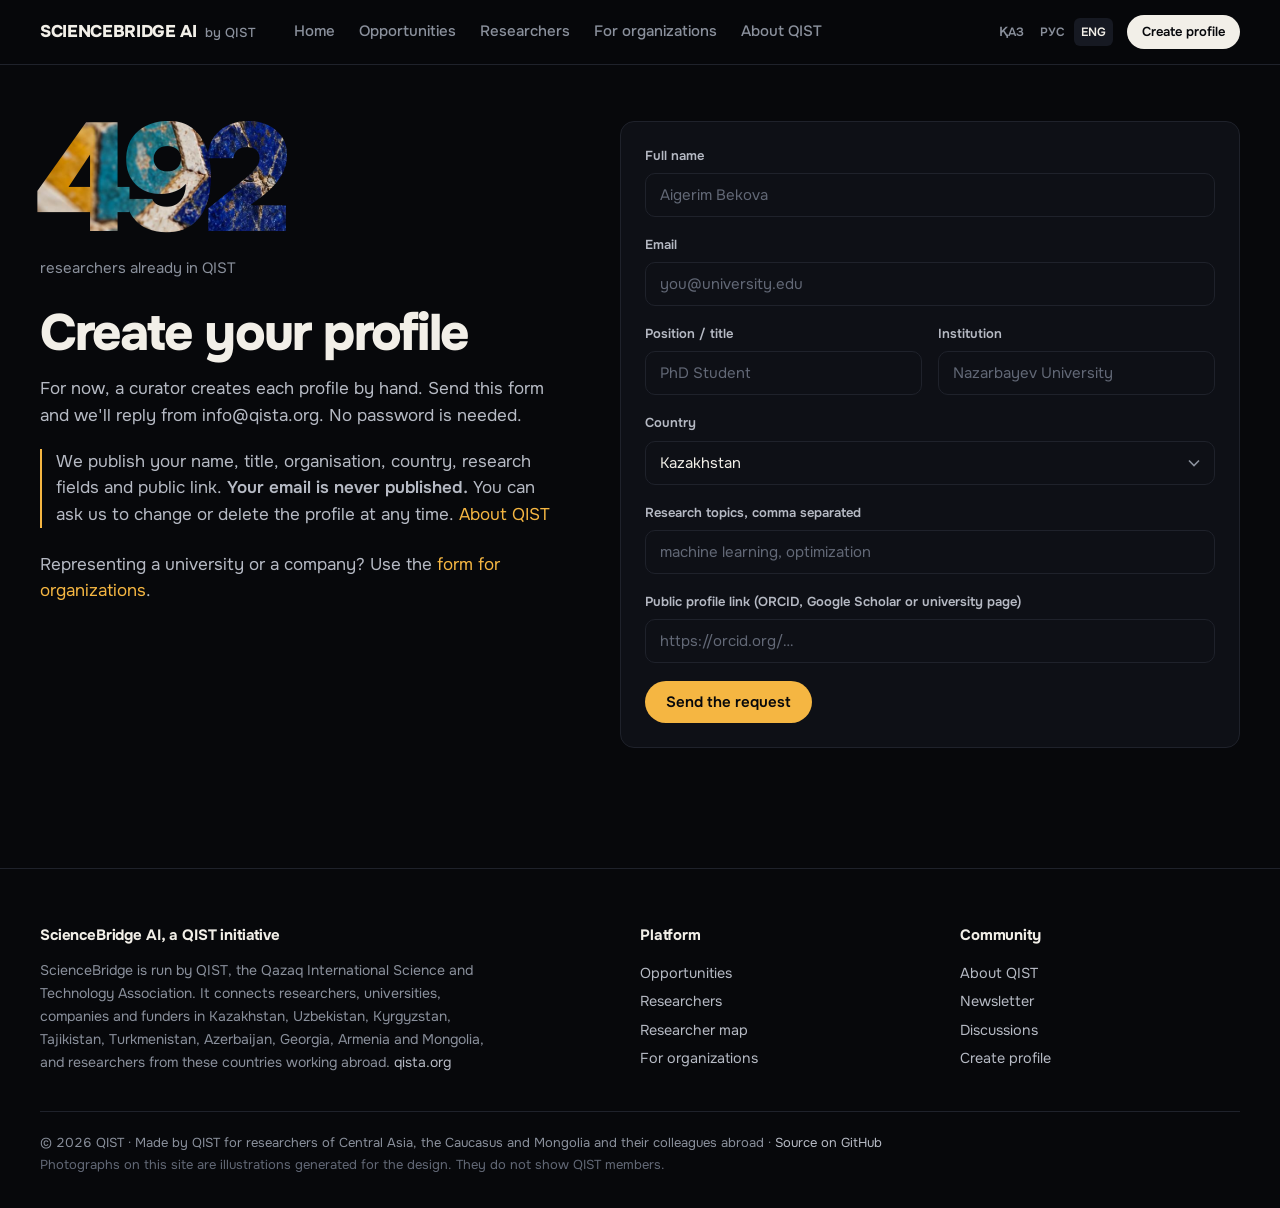
<file: profile.html>
<!DOCTYPE html>
<html lang="en">
<head>
<meta charset="UTF-8">
<meta name="viewport" content="width=device-width, initial-scale=1.0">
<title>My Profile — QIST</title>
<link rel="icon" href="data:image/svg+xml,<svg xmlns='http://www.w3.org/2000/svg' viewBox='0 0 100 100'><rect width='100' height='100' rx='26' fill='%232447a8'/><text x='50' y='69' font-size='56' font-weight='700' text-anchor='middle' fill='%23ffffff' font-family='Georgia, serif'>Q</text></svg>">
<link href="https://fonts.googleapis.com/css2?family=Onest:wght@400;500;600;700;800;900&display=swap" rel="stylesheet">
<link rel="stylesheet" href="assets/css/style.css?v=2026-09-28f">
</head>
<body>
<header class="site-header" id="site-header"></header>

<section class="section">
  <div class="container" style="max-width:840px">
    <div class="section-head"><h2 class="rule">My profile</h2></div>
    <div class="card" style="margin-bottom:24px" id="me-card"></div>

    <div class="grid grid-2">
      <div class="card">
        <h3>My collaboration requests</h3>
        <div id="my-requests" class="small" style="margin-top:10px"></div>
      </div>
      <div class="card">
        <h3>My posts</h3>
        <div id="my-posts" class="small" style="margin-top:10px"></div>
      </div>
    </div>
  </div>
</section>

<footer class="site-footer" id="site-footer"></footer>

<script src="assets/js/i18n.js?v=2026-09-28f"></script>
<script src="assets/js/app.js?v=2026-09-28f"></script>
<script>
(async () => {
  await QIST.boot('profile.html');
  const u = QIST.requireRole('member');
  if (!u) return;

  document.getElementById('me-card').innerHTML = `
    <div style="display:flex;gap:16px;align-items:center">
      <div class="avatar" style="width:64px;height:64px;flex:0 0 64px;font-size:1.3rem;background:${QIST.avatarColor(u.name)}">${QIST.initials(u.name)}</div>
      <div>
        <h3 style="margin:0">${QIST.esc(u.name)}</h3>
        <div class="small muted">${QIST.esc(u.email)} · role: <b>${QIST.esc(u.role)}</b></div>
      </div>
    </div>
    <p class="small muted" style="margin-top:14px">Your account is active${u.role === 'admin' ? ' with administrator privileges — open the <a href="admin.html">admin panel</a> to manage the platform' : ''}.
    To appear on the <a href="map.html">researcher map</a> with precise coordinates, ask an admin to set your city.</p>`;

  const reqs = QIST.overlay('collab_requests').filter(r => r.from === u.email);
  document.getElementById('my-requests').innerHTML = reqs.length
    ? reqs.map(r => `<div style="padding:8px 0;border-bottom:1px solid var(--paper-2)">
        → <b>${QIST.esc(r.toName)}</b> <span class="muted">(${QIST.esc(r.date)})</span><br>
        <span class="muted">topics: ${QIST.esc(r.topics)}</span></div>`).join('')
    : '<p class="muted">No requests yet — try <a href="matching.html">academic matching</a>.</p>';

  const posts = (await QIST.getPosts()).filter(p => p.author === u.name);
  document.getElementById('my-posts').innerHTML = posts.length
    ? posts.map(p => `<div style="padding:8px 0;border-bottom:1px solid var(--paper-2)">
        <b>${QIST.esc(p.title)}</b> <span class="muted">in #${QIST.esc(p.channel)} (${QIST.esc(p.date)})</span></div>`).join('')
    : '<p class="muted">No posts yet — share something on the <a href="channels.html">channels</a>.</p>';
})();
</script>
</body>
</html>
</file>
<file: assets/css/style.css>
/* ============================================================
   ScienceBridge AI by QIST — design system
   Near-black ground, warm white type, one saffron accent. Onest throughout: 400 for text,
   600 for labels, 800–900 for titles. The signature is the numeral filled with a
   photograph (.photo-num): every page opens with the one number that matters on it,
   cut out of a picture of the region — 13/17 open calls that fit, 17 calls, 492 researchers.

   Rules this file follows, so the next change can follow them too:
   - One accent. Saffron marks the primary action, the current section and the key number.
     Green and red only ever mean "you meet it" and "you don't".
   - No shadows, no gradients. Depth comes from three greys: ground, raised panel, fill.
   - Lists are rows with 1px dividers. A panel means "a thing you fill in or act on".
   - Figures are tabular so counts and dates line up.
   ============================================================ */
:root {
  --bg: #07080b;
  --bg-2: #0e1016;
  --bg-3: #161922;
  --line: #1f222b;
  --line-2: #16181f;
  --fg: #f2efe8;
  --fg-2: #b6bac4;
  --fg-3: #8a909c;
  --accent: #f5b642;
  --accent-hi: #ffc65c;
  --accent-soft: rgba(245, 182, 66, .12);
  --ok: #4cd18a;  --ok-bg: rgba(76, 209, 138, .12);
  --bad: #ff8a70; --bad-bg: rgba(255, 138, 112, .12);
  --unk: #8a909c;

  /* names older inline styles in the pages still use */
  --paper: var(--bg); --paper-2: var(--bg-3); --surface: var(--bg-2); --card: var(--bg-2);
  --ink: var(--fg); --ink-2: var(--fg-2); --ink-3: var(--fg-3); --ink-soft: var(--fg-2); --ink-faint: var(--fg-3);
  --navy: var(--fg); --navy-2: var(--fg); --navy-3: var(--accent);
  --gold: var(--accent); --gold-ink: var(--accent); --gold-soft: var(--accent-soft);
  --teal: var(--ok); --red: var(--bad);

  --radius: 14px;
  --radius-sm: 10px;
  --font: "Onest", -apple-system, BlinkMacSystemFont, "Segoe UI", sans-serif;
  --serif: var(--font);
  --sans: var(--font);
}

/* ---------- base ---------- */
* { box-sizing: border-box; margin: 0; padding: 0; }
html { background: var(--bg); scroll-behavior: smooth; color-scheme: dark; }
body {
  font: 400 .9375rem/1.55 var(--font); color: var(--fg); background: var(--bg);
  -webkit-font-smoothing: antialiased; font-variant-numeric: tabular-nums;
}
h1, h2, h3, h4, .serif { font-family: var(--font); color: var(--fg); line-height: 1.1; }
h1 { font-weight: 800; letter-spacing: -.035em; }
h2 { font-weight: 800; letter-spacing: -.03em; }
h3, h4 { font-weight: 600; letter-spacing: -.01em; line-height: 1.35; }
a { color: var(--fg); text-decoration: none; }
a:hover { color: var(--accent); }
img { max-width: 100%; }
b, strong { font-weight: 600; }
code { font-size: .85em; background: var(--bg-3); padding: 1px 5px; border-radius: 4px; }
.muted { color: var(--fg-3); }
.small { font-size: .8125rem; }
.sr-only { position: absolute; width: 1px; height: 1px; padding: 0; margin: -1px; overflow: hidden; clip: rect(0, 0, 0, 0); white-space: nowrap; border: 0; }
[hidden] { display: none !important; }
::selection { background: var(--accent); color: var(--bg); }

a:focus-visible, button:focus-visible, .btn:focus-visible, summary:focus-visible,
input:focus-visible, select:focus-visible, textarea:focus-visible, [tabindex]:focus-visible {
  outline: 2px solid var(--accent); outline-offset: 2px;
}

/* ---------- layout ---------- */
.container { max-width: 1280px; margin: 0 auto; padding: 0 40px; }
.section { padding: 80px 0; border-top: 1px solid var(--line); }

.sec-head { display: grid; grid-template-columns: minmax(0, 1fr) auto; align-items: baseline; gap: 10px 20px; margin-bottom: 28px; }
.sec-head h2 { font-size: 2.4rem; line-height: 1; }
.sec-head .lede { grid-column: 1 / -1; max-width: 60ch; color: var(--fg-2); font-size: 1rem; }
.sec-head > a { font-weight: 600; font-size: .9375rem; color: var(--accent); white-space: nowrap; }
.sec-head > a:hover { color: var(--accent-hi); }

/* legacy wrappers still used by the curator, admin and matching screens */
.section-head { display: flex; align-items: baseline; justify-content: space-between; gap: 16px; margin-bottom: 24px; flex-wrap: wrap; }
.section-head h2 { font-size: 2rem; }
.page-head { padding: 44px 0 24px; }
.page-head h1 { font-size: 2.6rem; }
.page-head .lede { margin-top: 10px; max-width: 62ch; color: var(--fg-2); }

.grid { display: grid; gap: 20px; }
.grid-2 { grid-template-columns: repeat(2, minmax(0, 1fr)); }
.grid-3 { grid-template-columns: repeat(3, minmax(0, 1fr)); }
.panel, .card { background: var(--bg-2); border: 1px solid var(--line); border-radius: var(--radius); padding: 24px; }
.pad-lg { padding: 32px; }
.card h3 { font-size: 1.0625rem; margin-bottom: 8px; }

.split { display: grid; grid-template-columns: minmax(0, 1fr) minmax(0, 1.8fr); gap: 56px; align-items: start; }
.split-intro { position: sticky; top: 96px; }
.split-intro h2 { font-size: 2rem; margin-bottom: 12px; }
.split-intro p { color: var(--fg-2); }
.split-intro .note, .note-line { margin-top: 18px; font-size: .875rem; color: var(--fg-3); padding-left: 14px; border-left: 2px solid var(--accent); }

/* ---------- the signature: a numeral filled with a photograph ---------- */
.photo-num {
  display: block; font: 900 clamp(7rem, 26vw, 25.5rem)/.78 var(--font); letter-spacing: -.07em;
  white-space: nowrap; color: transparent; background-color: var(--bg-3);
  background-size: cover; background-position: center 58%; background-repeat: no-repeat;
  -webkit-background-clip: text; background-clip: text;
  padding-bottom: .04em; margin-left: -.04em;
  animation: num-in .9s cubic-bezier(.2, .7, .2, 1) both;
}
/* The numeral rises into place once, on load: the page's key figure is the first thing read. */
@keyframes num-in {
  from { clip-path: inset(100% 0 0 0); transform: translateY(.08em); }
  to   { clip-path: inset(0 0 0 0); transform: none; }
}

/* Inner-page opening: the page's number on the left, title and lede on the right. */
.page-top { padding: 40px 0 36px; display: grid; grid-template-columns: auto minmax(0, 1fr); gap: 16px 48px; align-items: end; }
.page-top .photo-num { font-size: clamp(6rem, 17vw, 15rem); }
.page-top .unit { display: block; margin-top: 10px; font-size: .9375rem; color: var(--fg-3); }
.page-top h1 { font-size: clamp(2.2rem, 4vw, 3.6rem); line-height: .98; }
.page-top .lede { margin-top: 14px; max-width: 58ch; color: var(--fg-2); font-size: 1.0625rem; }
.page-top .aside { margin-top: 16px; font-size: 1rem; color: var(--fg-2); }
.page-top .aside b { color: var(--accent); font-weight: 700; }
.page-top .view-switch { margin-top: 18px; }

/* ---------- header ---------- */
.site-header { background: rgba(7, 8, 11, .92); position: sticky; top: 0; z-index: 1000; border-bottom: 1px solid var(--line); backdrop-filter: saturate(1.4) blur(8px); }
.site-header .container { display: flex; align-items: center; gap: 28px; min-height: 64px; position: relative; }
.brand { display: flex; align-items: center; gap: 10px; flex: none; white-space: nowrap; color: var(--fg); }
.brand:hover { color: var(--fg); }
.brand .seal { display: none; }
.brand-lockup { display: flex; align-items: baseline; gap: 8px; }
.brand-name { font-weight: 800; font-size: 1.0625rem; letter-spacing: -.02em; text-transform: uppercase; }
.brand-by { font-size: .8125rem; font-weight: 500; color: var(--fg-3); }
.main-nav { display: flex; gap: 4px; flex: 1; min-width: 0; }
.main-nav a { position: relative; color: var(--fg-3); padding: 8px 10px; font-size: .9375rem; font-weight: 500; white-space: nowrap; }
.main-nav a:hover { color: var(--fg); }
.main-nav a.active { color: var(--fg); }
.main-nav a.active::after { content: ""; position: absolute; left: 10px; right: 10px; bottom: -13px; height: 2px; background: var(--accent); }
.main-nav .nav-create { display: none; }
.nav-auth { display: flex; align-items: center; gap: 14px; flex: none; }
.nav-toggle {
  display: none; width: 40px; height: 40px; place-items: center; flex: none;
  background: none; border: 1px solid var(--line); border-radius: 999px; color: var(--fg); cursor: pointer;
}
.nav-toggle svg { width: 18px; height: 18px; stroke: currentColor; stroke-width: 2; fill: none; stroke-linecap: round; }
.lang-switch { display: inline-flex; gap: 2px; }
.lang-opt { font: 600 .75rem var(--font); padding: 6px 7px; border: 0; border-radius: 6px; background: transparent; color: var(--fg-3); cursor: pointer; }
.lang-opt:hover { color: var(--fg); }
.lang-opt.is-on { color: var(--fg); background: var(--bg-3); }

/* ---------- buttons ---------- */
.btn {
  display: inline-flex; align-items: center; justify-content: center; gap: 8px;
  min-height: 42px; padding: 0 20px; border-radius: 999px; border: 1px solid transparent;
  font: 600 .9375rem/1.2 var(--font); cursor: pointer; text-decoration: none; white-space: nowrap;
  transition: background-color .15s ease, border-color .15s ease, color .15s ease;
}
.btn-sm { min-height: 34px; padding: 0 14px; font-size: .8125rem; }
.btn-lg { min-height: 50px; padding: 0 26px; font-size: 1rem; }
.btn-primary, .btn-gold { background: var(--accent); color: var(--bg); }
.btn-primary:hover, .btn-gold:hover { background: var(--accent-hi); color: var(--bg); }
.btn-navy { background: var(--fg); color: var(--bg); }
.btn-navy:hover { background: #fff; color: var(--bg); }
.btn-outline, .btn-ghost { background: transparent; border-color: var(--line); color: var(--fg); }
.btn-outline:hover, .btn-ghost:hover { border-color: var(--fg-3); color: var(--fg); }
.btn-quiet { background: transparent; color: var(--fg-3); }
.btn-quiet:hover { color: var(--fg); background: var(--bg-3); }
.btn-danger { background: var(--bad); color: var(--bg); }
.btn[disabled], .btn[aria-disabled="true"] { opacity: .45; cursor: not-allowed; }
.site-header .btn-gold { background: var(--fg); color: var(--bg); }
.site-header .btn-gold:hover { background: #fff; }

/* ---------- forms ---------- */
input[type=text], input[type=email], input[type=password], input[type=url], input[type=number], input[type=date], select, textarea {
  font: .9375rem var(--font); color: var(--fg); min-height: 44px; padding: 10px 14px;
  border: 1px solid var(--line); border-radius: var(--radius-sm); background-color: var(--bg-2);
  outline: none; transition: border-color .15s; max-width: 100%;
}
textarea { width: 100%; resize: vertical; line-height: 1.55; }
input:focus, select:focus, textarea:focus { border-color: var(--fg-3); }
input::placeholder, textarea::placeholder { color: #626876; }
input[type=date] { color-scheme: dark; }
select {
  padding-right: 34px; appearance: none; -webkit-appearance: none; cursor: pointer; text-overflow: ellipsis;
  background-image: url("data:image/svg+xml,%3Csvg xmlns='http://www.w3.org/2000/svg' width='12' height='8' viewBox='0 0 12 8'%3E%3Cpath d='M1 1.5l5 5 5-5' fill='none' stroke='%238a909c' stroke-width='1.6'/%3E%3C/svg%3E");
  background-repeat: no-repeat; background-position: right 14px center;
}
select option { background: var(--bg-2); color: var(--fg); }
label { font-size: .8125rem; font-weight: 600; color: var(--fg-2); display: block; margin-bottom: 6px; }
.search-input { min-width: 0; }
.form-row { margin-bottom: 16px; }
.form-grid { display: grid; grid-template-columns: 1fr 1fr; gap: 0 16px; }
.check { display: inline-flex; align-items: center; gap: 8px; font-size: .9rem; color: var(--fg-2); cursor: pointer; font-weight: 500; margin: 0; }
.check input { width: 16px; height: 16px; accent-color: var(--accent); margin: 0; }

.form { display: flex; flex-direction: column; gap: 18px; }
.form label { display: flex; flex-direction: column; gap: 7px; margin: 0; min-width: 0; }
.form label > input, .form label > select, .form label > textarea { width: 100%; font-weight: 400; }
.form .row-2 { display: grid; grid-template-columns: 1fr 1fr; gap: 16px; }
.form .row-2 > * { min-width: 0; }
.form .actions { display: flex; gap: 14px; align-items: center; flex-wrap: wrap; }
.form .state { font-size: .875rem; color: var(--fg-2); }

/* A profile said as a sentence: "I'm a [PhD ▾] based in [Kazakhstan ▾]". */
.sentence { font-size: 1.125rem; line-height: 2.1; color: var(--fg-2); }
.sentence select {
  font: 700 1.125rem var(--font); color: var(--fg); min-height: 0; height: auto;
  padding: 0 22px 1px 2px; border: 0; border-bottom: 2px solid var(--accent); border-radius: 0;
  background-color: transparent; background-position: right 4px center;
  background-image: url("data:image/svg+xml,%3Csvg xmlns='http://www.w3.org/2000/svg' width='10' height='6' viewBox='0 0 10 6'%3E%3Cpath d='M1 1l4 4 4-4' fill='none' stroke='%23f5b642' stroke-width='1.6'/%3E%3C/svg%3E");
  max-width: 100%; text-overflow: clip;
}
.sentence select:focus { border-bottom-color: var(--fg); }

.seg { display: flex; flex-wrap: wrap; gap: 6px; }
.seg button {
  display: inline-flex; align-items: center; gap: 7px; min-height: 36px; padding: 0 14px;
  border: 1px solid var(--line); border-radius: 999px; background: transparent;
  font: 500 .875rem var(--font); color: var(--fg-2); cursor: pointer;
}
.seg button:hover { border-color: var(--fg-3); color: var(--fg); }
.seg button[aria-pressed="true"] { background: var(--fg); border-color: var(--fg); color: var(--bg); }
.seg .n { font-weight: 700; color: var(--fg-3); }
.seg button[aria-pressed="true"] .n { color: var(--bg); opacity: .6; }

.filters { display: flex; gap: 12px; flex-wrap: wrap; margin-bottom: 24px; align-items: center; }
.filters .search-input { flex: 1 1 300px; }
.filters select { flex: 0 1 auto; max-width: 320px; }

/* ---------- small pieces ---------- */
.ico { width: 1em; height: 1em; vertical-align: -.14em; flex: none; fill: none; stroke: currentColor; stroke-width: 1.8; stroke-linecap: round; stroke-linejoin: round; }
.tags { display: flex; flex-wrap: wrap; gap: 6px; }
.tag { font-size: .78rem; line-height: 1.4; padding: 3px 10px; border-radius: 999px; background: var(--bg-3); color: var(--fg-2); border: 1px solid transparent; cursor: pointer; }
.tag:hover { color: var(--fg); border-color: var(--line); }
.tag.gold, .tag-all { background: var(--accent-soft); color: var(--accent); }
.badge { display: inline-block; font-size: .75rem; font-weight: 600; padding: 2px 9px; border-radius: 999px; background: var(--accent-soft); color: var(--accent); }
.badge.teal { background: var(--ok-bg); color: var(--ok); }
.badge.navy { background: var(--bg-3); color: var(--fg-2); }
.badge.red { background: var(--bad-bg); color: var(--bad); }
.deadline { color: var(--bad); font-weight: 600; }
.loc { font-size: .8125rem; color: var(--fg-3); }
.loc .ico { color: var(--accent); }
.avatar { width: 42px; height: 42px; border-radius: 50%; flex: 0 0 42px; display: grid; place-items: center; color: var(--fg); font: 700 .8rem var(--font); background: var(--bg-3) !important; border: 1px solid var(--line); }

/* Condition chips: what was checked, and how it came out. */
.conds { display: flex; flex-wrap: wrap; gap: 6px; }
.cond { display: inline-flex; align-items: center; gap: 7px; min-height: 28px; padding: 0 11px 0 7px; border-radius: 999px; font-size: .8125rem; font-weight: 500; white-space: nowrap; }
.cond::before { content: ""; width: 14px; height: 14px; border-radius: 50%; flex: none; background-position: center; background-repeat: no-repeat; background-size: 9px; }
.cond.ok { background: var(--ok-bg); color: var(--ok); }
.cond.ok::before { background-color: var(--ok); background-image: url("data:image/svg+xml,%3Csvg xmlns='http://www.w3.org/2000/svg' viewBox='0 0 10 10'%3E%3Cpath d='M2 5.2l2 2 4-4.4' fill='none' stroke='%2307080b' stroke-width='1.8' stroke-linecap='round' stroke-linejoin='round'/%3E%3C/svg%3E"); }
.cond.bad { background: var(--bad-bg); color: var(--bad); }
.cond.bad::before { background-color: var(--bad); background-image: url("data:image/svg+xml,%3Csvg xmlns='http://www.w3.org/2000/svg' viewBox='0 0 10 10'%3E%3Cpath d='M3 3l4 4M7 3l-4 4' fill='none' stroke='%2307080b' stroke-width='1.8' stroke-linecap='round'/%3E%3C/svg%3E"); }
.cond.unk { background: transparent; color: var(--fg-3); box-shadow: inset 0 0 0 1px var(--line); }
.cond.unk::before { background-color: var(--bg-3); background-image: url("data:image/svg+xml,%3Csvg xmlns='http://www.w3.org/2000/svg' viewBox='0 0 10 10'%3E%3Cpath d='M3.6 3.8a1.5 1.5 0 1 1 2 1.4c-.4.2-.6.5-.6.9M5 7.6v.1' fill='none' stroke='%238a909c' stroke-width='1.4' stroke-linecap='round'/%3E%3C/svg%3E"); }
.legend { grid-column: 1 / -1; display: flex; flex-wrap: wrap; gap: 6px; }

@keyframes cond-flip { 0% { transform: scale(1.1); } 100% { transform: scale(1); } }
.cond.changed { animation: cond-flip .6s ease-out; }

/* ---------- home hero ---------- */
.hero { padding: 28px 0 72px; }
.hero .photo-num { font-size: clamp(8rem, 37vw, 34rem); }
.hero-row { display: grid; grid-template-columns: minmax(0, 1.05fr) minmax(0, 1fr) minmax(0, 1fr); gap: 40px; align-items: end; margin-top: 30px; }
.hero h1 { font-size: clamp(2rem, 3vw, 2.75rem); line-height: 1.02; }
.hero h1 em { font-style: normal; color: var(--accent); }
.hero .lead { color: var(--fg-2); font-size: 1rem; line-height: 1.6; }
.hero .sentence { font-size: 1.0625rem; }
.hero-actions { display: flex; gap: 18px; flex-wrap: wrap; align-items: center; margin-top: 14px; }
.hero-actions .link { color: var(--fg-2); font-weight: 600; font-size: .9375rem; }
.hero-actions .link:hover { color: var(--fg); }
.hero-facts { margin-top: 36px; padding-top: 18px; border-top: 1px solid var(--line); color: var(--fg-3); font-size: .9375rem; }
.hero-facts b { color: var(--fg); font-weight: 700; }

/* ---------- departures board (home) ----------
   Dates in split-flap cells; they flip in once on load, and a verdict flips when the
   reader's country or stage changes it. Upper case is the board's own convention. */
.board { border: 1px solid var(--line); border-radius: var(--radius); overflow: hidden; }
.board-head, .board-row { display: grid; grid-template-columns: 150px minmax(0, 1fr) minmax(0, 15rem) 150px 90px; gap: 20px; align-items: center; padding: 0 20px; }
.board-head { height: 42px; border-bottom: 1px solid var(--line); font-size: .75rem; font-weight: 600; letter-spacing: .06em; text-transform: uppercase; color: var(--fg-3); }
.board-head span:last-child, .b-left { text-align: right; }
.board-row { min-height: 66px; border-bottom: 1px solid var(--line-2); color: var(--fg); transition: background-color .15s; }
.board-row:last-child { border-bottom: 0; }
.board-row:nth-child(odd) { background: var(--bg-2); }
.board-row:hover { background: var(--bg-3); color: var(--fg); }
.board-row:hover .b-call b { color: var(--accent); }
.b-date { display: flex; align-items: center; gap: 2px; perspective: 300px; }
.b-date .gap { width: 6px; }
.flap {
  position: relative; display: inline-grid; place-items: center; width: 17px; height: 26px; border-radius: 3px;
  background: #15171e; color: var(--accent); font: 800 .95rem var(--font); letter-spacing: 0;
  animation: flap-in .5s cubic-bezier(.3, .8, .3, 1) both; animation-delay: var(--d, 0ms);
}
.board:not(.in) .flap { animation-play-state: paused; }
.flap::after { content: ""; position: absolute; left: 0; right: 0; top: 50%; height: 1px; background: rgba(0, 0, 0, .55); }
@keyframes flap-in { from { transform: rotateX(-90deg); opacity: 0; } to { transform: none; opacity: 1; } }
.b-call { min-width: 0; }
.b-call b { display: block; font-weight: 600; font-size: 1rem; line-height: 1.3; overflow: hidden; text-overflow: ellipsis; white-space: nowrap; transition: color .15s; }
.b-call small { display: block; margin-top: 2px; font-size: .78rem; color: var(--fg-3); }
.b-org { font-size: .875rem; color: var(--fg-3); overflow: hidden; text-overflow: ellipsis; white-space: nowrap; }
.st { display: inline-block; padding: 5px 10px; border-radius: 5px; font-size: .75rem; font-weight: 800; letter-spacing: .05em; text-transform: uppercase; white-space: nowrap; }
.st.ok { background: var(--ok-bg); color: var(--ok); }
.st.warn { background: var(--accent-soft); color: var(--accent); }
.st.bad { background: var(--bad-bg); color: var(--bad); }
.st.flip { animation: flap-in .45s cubic-bezier(.3, .8, .3, 1); }
.b-left { font-weight: 700; font-size: .95rem; }
.b-left.hot { color: var(--bad); }

/* ---------- rows ---------- */
.rows { border-top: 1px solid var(--line); }
.rows > * { border-bottom: 1px solid var(--line); }

.opp { display: grid; grid-template-columns: 110px minmax(0, 1fr); gap: 0 28px; padding: 26px 0; scroll-margin-top: 160px; }
.opp.is-expired { opacity: .5; }
.when b { display: block; font-weight: 800; font-size: 1.25rem; line-height: 1.1; letter-spacing: -.02em; color: var(--fg); }
.when span { display: block; margin-top: 4px; font-size: .8125rem; color: var(--fg-3); }
.when.soon span { color: var(--bad); font-weight: 600; }
.when .left { display: block; width: 64px; height: 3px; margin-top: 10px; border-radius: 2px; background: var(--bg-3); overflow: hidden; }
.when .left::before { content: ""; display: block; height: 100%; width: calc(var(--left) * 100%); background: var(--fg-3); }
.when.near .left::before { background: var(--accent); }
.when.soon .left::before { background: var(--bad); }
.opp-main { min-width: 0; }
.opp-line { display: flex; flex-wrap: wrap; align-items: baseline; gap: 2px 12px; font-size: .8125rem; color: var(--fg-3); margin-bottom: 6px; }
.opp-type { font-weight: 600; color: var(--accent); }
.opp h3 { font-size: 1.1875rem; font-weight: 600; line-height: 1.35; }
.opp h3 a:hover { color: var(--accent); }
.opp-sum { margin-top: 8px; color: var(--fg-2); max-width: 78ch; }
.opp .conds { margin-top: 14px; }
.opp-meta { display: flex; flex-wrap: wrap; gap: 4px 20px; margin-top: 12px; font-size: .8125rem; color: var(--fg-3); }
.opp-fund { font-weight: 600; }
.opp-fund-confirmed { color: var(--ok); }
.opp-blocker { margin-top: 10px; font-size: .9rem; color: var(--bad); font-weight: 500; }
.opp-foot { display: flex; align-items: center; flex-wrap: wrap; gap: 8px 10px; margin-top: 16px; }
.opp-foot .spacer { flex: 1; }
.opp-toggle { display: inline-flex; align-items: center; gap: 8px; min-height: 34px; padding: 0 2px; margin-right: 6px; background: none; border: 0; font: 600 .875rem var(--font); color: var(--fg-2); cursor: pointer; }
.opp-toggle::after { content: ""; width: 6px; height: 6px; margin-top: -3px; border-right: 1.5px solid currentColor; border-bottom: 1.5px solid currentColor; transform: rotate(45deg); }
.opp-toggle[aria-expanded="true"]::after { margin-top: 3px; transform: rotate(-135deg); }
.opp-toggle:hover { color: var(--fg); }
.opp-panel { margin-top: 14px; padding: 18px 20px; background: var(--bg-2); border: 1px solid var(--line); border-radius: var(--radius); }
.opp-panel-verdict { font-weight: 500; margin-bottom: 12px; }
.opp-bad .opp-panel-verdict { color: var(--bad); }
.checks { width: 100%; border-collapse: collapse; font-size: .875rem; }
.checks td { padding: 10px 12px 10px 0; border-top: 1px solid var(--line); vertical-align: top; color: var(--fg-2); }
.checks tr:first-child td { border-top: 0; }
.checks td:first-child { width: 11rem; color: var(--fg-3); font-weight: 500; }
.checks td:last-child { width: 28px; text-align: right; padding-right: 0; }
.checks a { color: var(--accent); }
.mark { display: inline-grid; place-items: center; width: 20px; height: 20px; border-radius: 50%; font-size: .72rem; font-weight: 700; }
.mark.ok { background: var(--ok-bg); color: var(--ok); }
.mark.bad { background: var(--bad-bg); color: var(--bad); }
.mark.unk { background: var(--bg-3); color: var(--fg-3); }
.checks .src { white-space: nowrap; font-size: .8125rem; }
.opp-note { margin-top: 12px; font-size: .8125rem; color: var(--fg-2); }
.opp-caveat { margin-top: 10px; font-size: .8125rem; color: var(--fg-3); line-height: 1.55; max-width: 90ch; }
.opp.compact { grid-template-columns: 110px minmax(0, 1fr); padding: 22px 0; }

.person { display: grid; grid-template-columns: 42px minmax(0, 1.5fr) minmax(0, 1.1fr) minmax(0, 1.2fr); gap: 4px 22px; align-items: start; padding: 18px 0; cursor: pointer; }
.rows > .person { border-bottom-color: var(--line-2); }
.person:hover h3 { color: var(--accent); }
.person h3 { font-size: 1rem; line-height: 1.35; }
.person .role { font-size: .8125rem; color: var(--fg-2); margin-top: 2px; }
.person .org { font-size: .8125rem; color: var(--fg); }
.person .org .loc { display: block; margin-top: 3px; }
.person .tags { gap: 4px; }
.person .tag { font-size: .75rem; }
.person .stage { font-size: .75rem; color: var(--fg-3); margin-top: 6px; }

.anon { display: grid; grid-template-columns: 42px minmax(0, 1.2fr) minmax(0, 1.3fr) auto; gap: 4px 22px; align-items: center; padding: 18px 0; }
.anon-mask { width: 42px; height: 42px; border-radius: 50%; background: var(--bg-3) url("data:image/svg+xml,%3Csvg xmlns='http://www.w3.org/2000/svg' viewBox='0 0 24 24'%3E%3Ccircle cx='12' cy='9' r='4' fill='%23262a35'/%3E%3Cpath d='M4 21a8 8 0 0 1 16 0' fill='%23262a35'/%3E%3C/svg%3E") center / 26px no-repeat; border: 1px solid var(--line); }
.anon h3 { font-size: 1rem; }
.anon-meta { font-size: .8125rem; color: var(--fg-3); margin-top: 2px; }
.anon-act { justify-self: end; }
.anon-intro { grid-column: 2 / -1; margin-top: 12px; padding: 16px 18px; background: var(--bg-2); border: 1px solid var(--line); border-radius: var(--radius-sm); }
.anon-intro p { font-size: .875rem; color: var(--fg-2); margin-bottom: 10px; }
.anon-intro .row { display: flex; gap: 8px; flex-wrap: wrap; }
.anon-intro input { flex: 1 1 220px; }
.anon-intro .state { display: block; margin-top: 8px; font-size: .8125rem; color: var(--fg-2); }

.more { display: flex; justify-content: center; margin-top: 28px; }
.count-line { font-size: .875rem; color: var(--fg-3); margin: 22px 0 8px; }
.count-line b { color: var(--fg); }
.empty { padding: 56px 0; text-align: center; color: var(--fg-2); }
.empty h3 { margin-bottom: 6px; }
.empty .btn { margin-top: 14px; }

/* ---------- toolbars ---------- */
.profile-bar { padding: 18px 22px; background: var(--bg-2); border: 1px solid var(--line); border-radius: var(--radius); }
.profile-bar .hint { font-size: .8125rem; color: var(--fg-3); }
@media (min-width: 1001px) {
  .profile-bar.lifted { position: sticky; top: 76px; z-index: 50; }
  .profile-bar.stuck { padding-top: 10px; padding-bottom: 10px; }
  .profile-bar.stuck .hint { display: none; }
}
.toolbar { display: flex; flex-wrap: wrap; gap: 12px 20px; align-items: center; margin-top: 16px; }
.toolbar select { flex: none; }
.toolbar .checks-row { display: flex; gap: 20px; flex-wrap: wrap; }
.toolbar + .seg { margin-top: 14px; }
.search-wrap { position: relative; display: flex; flex: 1 1 280px; min-width: 0; }
.search-wrap input { flex: 1; width: 100%; padding-right: 40px; }
.search-wrap kbd { position: absolute; right: 12px; top: 50%; transform: translateY(-50%); pointer-events: none; font: 500 .75rem var(--font); color: var(--fg-3); border: 1px solid var(--line); border-bottom-width: 2px; border-radius: 5px; padding: 0 6px; transition: opacity .15s; }
.search-wrap input:focus + kbd, .search-wrap input:not(:placeholder-shown) + kbd { opacity: 0; }
.dir-filters { display: grid; grid-template-columns: repeat(4, minmax(0, 1fr)) auto; gap: 12px; }
.dir-filters .search-input, .dir-filters .search-wrap { grid-column: 1 / -1; }
.dir-filters select, .dir-filters .search-input { width: 100%; }
.view-switch { display: inline-flex; padding: 3px; border-radius: 999px; border: 1px solid var(--line); gap: 2px; }
.view-switch a { font-size: .875rem; font-weight: 600; padding: 6px 16px; border-radius: 999px; color: var(--fg-3); }
.view-switch a:hover { color: var(--fg); }
.view-switch a.active { background: var(--fg); color: var(--bg); }

/* Deadlines ahead on the Opportunities page. */
.deadlines { margin-top: 22px; padding: 16px 20px 12px; background: var(--bg-2); border: 1px solid var(--line); border-radius: var(--radius); }
.deadlines-head { display: flex; justify-content: space-between; gap: 12px; font-size: .875rem; color: var(--fg-3); }
.deadlines-head b { color: var(--fg); font-weight: 700; }
.tl { position: relative; height: 76px; margin: 6px 6px 0; }
.tl-axis { position: absolute; left: 0; right: 0; bottom: 22px; height: 1px; background: var(--line); }
.tl-month { position: absolute; bottom: 0; font-size: .75rem; color: var(--fg-3); padding-left: 6px; border-left: 1px solid var(--line); height: 30px; display: flex; align-items: flex-end; }
.tl-today { position: absolute; bottom: 16px; width: 2px; height: 14px; background: var(--fg); border-radius: 1px; }
.tl-dot { position: absolute; width: 14px; height: 14px; margin-left: -7px; border-radius: 50%; padding: 0; cursor: pointer; border: 2px solid var(--bg-2); transition: transform .12s ease; }
.tl-dot.ok { background: var(--ok); }
.tl-dot.warn { background: var(--accent); }
.tl-dot.bad { background: var(--bg-2); box-shadow: inset 0 0 0 2px var(--bad); }
.tl-dot:hover, .tl-dot:focus-visible { transform: scale(1.35); z-index: 2; }
.tl-tip { position: absolute; bottom: 100%; transform: translate(-50%, -8px); z-index: 5; width: max-content; max-width: 280px; background: var(--fg); color: var(--bg); font-size: .8rem; line-height: 1.4; padding: 7px 10px; border-radius: 8px; pointer-events: none; }
.tl-tip span { display: block; color: #4a4f5a; }
.tl-tip.at-start { transform: translate(-14px, -8px); }
.tl-tip.at-end { transform: translate(calc(-100% + 14px), -8px); }
.deadlines .later { font-size: .8125rem; color: var(--fg-3); }

/* ---------- home sections ---------- */
.network-grid { display: grid; grid-template-columns: minmax(300px, .9fr) minmax(0, 1.1fr); gap: 56px; align-items: center; }
.science-globe { position: relative; width: min(100%, 460px); margin-inline: auto; }
.globe-stage { position: relative; width: 100%; aspect-ratio: 1; }
#globe { width: 100%; height: 100%; display: block; touch-action: pan-y; }
.globe-hint { text-align: center; font-size: .8125rem; color: var(--fg-3); margin-top: 6px; }
.globe-hint b { color: var(--accent); font-weight: 700; }
.globe-tip { position: absolute; transform: translate(-50%, -100%); background: var(--fg); color: var(--bg); border-radius: 10px; padding: 9px 13px; font-size: .82rem; line-height: 1.4; pointer-events: none; opacity: 0; transition: opacity .13s; white-space: nowrap; z-index: 5; }
.globe-tip.on { opacity: 1; }
.globe-tip strong { display: block; font-weight: 700; font-size: .9rem; }
.globe-tip span { display: block; color: #4a4f5a; font-size: .76rem; }
.globe-tip .names { color: #2b2f38; white-space: normal; margin-top: 3px; font-size: .75rem; }

.depth { display: flex; flex-direction: column; gap: 2px; }
.depth-row { display: grid; grid-template-columns: minmax(0, 16rem) 1fr 3rem; gap: 16px; align-items: center; padding: 7px 10px; margin: 0 -10px; border-radius: 8px; color: var(--fg-2); }
a.depth-row:hover { background: var(--bg-2); color: var(--fg); }
.depth-label { font-size: .9375rem; overflow: hidden; text-overflow: ellipsis; white-space: nowrap; }
.depth-bar { height: 4px; background: var(--bg-3); border-radius: 99px; overflow: hidden; }
.depth-bar i { display: block; height: 100%; background: var(--fg-3); border-radius: 99px; transition: background-color .15s; }
a.depth-row:hover .depth-bar i { background: var(--accent); }
.depth-n { font-size: .9375rem; font-weight: 700; color: var(--fg); text-align: right; }
.depth-note { margin-top: 16px; font-size: .875rem; color: var(--fg-3); }

.photo-split { display: grid; grid-template-columns: minmax(0, 1fr) minmax(0, 1fr); gap: 56px; align-items: center; }
.photo { border-radius: var(--radius); overflow: hidden; background: var(--bg-3); aspect-ratio: 4 / 3; }
.photo img { width: 100%; height: 100%; object-fit: cover; display: block; }
.org-list { list-style: none; border-top: 1px solid var(--line); }
.org-list li { border-bottom: 1px solid var(--line); }
.org-list a { display: grid; grid-template-columns: minmax(0, 1fr) auto; gap: 4px 16px; padding: 20px 0; color: var(--fg); }
.org-list a:hover b { color: var(--accent); }
.org-list b { font-weight: 700; font-size: 1.125rem; }
.org-list span { grid-column: 1; color: var(--fg-2); font-size: .9rem; }
.org-list i { grid-row: 1 / span 2; grid-column: 2; align-self: center; font-style: normal; color: var(--accent); font-size: 1.25rem; }

.digest { display: grid; grid-template-columns: minmax(0, 1fr) minmax(0, 1fr); gap: 16px 48px; align-items: center; }
.digest h2 { font-size: 2rem; margin-bottom: 8px; }
.digest p { color: var(--fg-2); }
.digest form, .digest-form { display: flex; gap: 10px; flex-wrap: wrap; }
.digest input[type=email], .digest-form input { flex: 1 1 220px; }
.digest .off { margin-top: 8px; font-size: .8125rem; color: var(--fg-3); }

/* ---------- organizations ---------- */
.org-hero { padding: 40px 0 56px; }
.org-hero-grid { display: grid; grid-template-columns: minmax(0, 1fr) auto; gap: 40px; align-items: end; }
.org-num .photo-num { font-size: clamp(6rem, 14vw, 13rem); }
.org-num .unit, .page-top .unit { display: block; margin-top: 10px; font-size: .9375rem; color: var(--fg-3); }
@media (max-width: 1000px) { .org-hero-grid { grid-template-columns: minmax(0, 1fr); } .org-num { order: -1; } }
.org-hero h1 { font-size: clamp(2.4rem, 4.6vw, 4.2rem); line-height: .98; margin: 22px 0 16px; max-width: 18ch; }
.org-sub { color: var(--fg-2); font-size: 1.0625rem; line-height: 1.6; max-width: 60ch; }
.org-jump { display: flex; gap: 10px; flex-wrap: wrap; margin-top: 26px; }
.org-switch { display: inline-flex; padding: 3px; border-radius: 999px; border: 1px solid var(--line); }
.org-switch button { min-height: 34px; padding: 0 16px; border: 0; border-radius: 999px; background: transparent; font: 600 .875rem var(--font); color: var(--fg-3); cursor: pointer; }
.org-switch button:hover { color: var(--fg); }
.org-switch button[aria-selected="true"] { background: var(--fg); color: var(--bg); }
.org-block { padding: 72px 0; scroll-margin-top: 70px; border-top: 1px solid var(--line); }
.find-filters { display: grid; grid-template-columns: minmax(0, 2fr) minmax(0, 1.4fr) minmax(0, 1fr); gap: 12px; }
.status { display: grid; grid-template-columns: 1fr 1fr; gap: 56px; }
.status h3 { font-size: 1.125rem; margin-bottom: 14px; }
.status ul { list-style: none; display: flex; flex-direction: column; gap: 12px; font-size: .9375rem; color: var(--fg-2); }
.status li { position: relative; padding-left: 22px; }
.status li::before { content: ""; position: absolute; left: 1px; top: .5em; width: 9px; height: 9px; border-radius: 50%; }
.status .ok li::before { background: var(--ok); }
.status .gap li::before { box-shadow: inset 0 0 0 1.5px var(--fg-3); }

/* ---------- prose pages ---------- */
.prose { max-width: 720px; padding-bottom: 8px; }
.prose h2 { font-size: 1.75rem; margin: 56px 0 14px; }
.prose p, .prose li { color: var(--fg-2); font-size: 1.0625rem; line-height: 1.7; }
.prose b { color: var(--fg); }
.prose p + p { margin-top: 14px; }
.prose ul { list-style: none; display: flex; flex-direction: column; gap: 12px; }
.prose li { position: relative; padding-left: 20px; }
.prose li::before { content: ""; position: absolute; left: 0; top: .72em; width: 6px; height: 6px; border-radius: 50%; background: var(--accent); }
.prose .intro { font-size: 1.25rem; color: var(--fg); line-height: 1.55; }
.prose .actions { display: flex; gap: 10px; flex-wrap: wrap; margin-top: 20px; }
.prose .meta { margin-top: 14px; font-size: .875rem; color: var(--fg-3); }
.link-list { display: grid; grid-template-columns: 1fr 1fr; gap: 0 32px; }
.link-list a { display: block; padding: 16px 0; border-top: 1px solid var(--line); color: var(--fg); }
.link-list b { display: flex; align-items: center; gap: 8px; color: var(--fg); }
.link-list a:hover b { color: var(--accent); }
.link-list a > span { display: block; margin-top: 4px; font-size: .9rem; color: var(--fg-2); }

/* ---------- create profile ---------- */
.auth-wrap { max-width: 1280px; margin: 0 auto; padding: 56px 40px 24px; }
.auth-card { max-width: 440px; margin: 0 auto; }
.profile-req { display: grid; grid-template-columns: minmax(0, 1fr) minmax(0, 1.2fr); gap: 64px; align-items: start; }
.profile-req h1 { font-size: 3.2rem; line-height: .98; margin: 28px 0 18px; }
.profile-req .unit { display: block; margin-top: 10px; font-size: .9375rem; color: var(--fg-3); }
.profile-req .intro > p { color: var(--fg-2); font-size: 1.0625rem; }
.profile-req .other { margin-top: 24px; font-size: .9rem; color: var(--fg-3); }
.profile-req .other a, .note-line a { color: var(--accent); }
.tab-row { display: flex; border-bottom: 1px solid var(--line); margin-bottom: 22px; }
.tab-row button { background: none; border: 0; padding: 10px 18px; font: 600 .9375rem var(--font); color: var(--fg-3); cursor: pointer; border-bottom: 2px solid transparent; }
.tab-row button.active { color: var(--fg); border-bottom-color: var(--accent); }
.alert { padding: 11px 15px; border-radius: var(--radius-sm); font-size: .875rem; margin-bottom: 16px; }
.alert-error { background: var(--bad-bg); color: var(--bad); }
.alert-ok { background: var(--ok-bg); color: var(--ok); }
.alert-info { background: var(--bg-3); color: var(--fg-2); }

/* ---------- newsletter ---------- */
.issue { padding: 32px 0; border-top: 1px solid var(--line); }
.issue .date { font-size: .875rem; font-weight: 600; color: var(--accent); }
.issue h3 { font-size: 1.6rem; font-weight: 800; letter-spacing: -.02em; margin: 8px 0 12px; max-width: 30ch; line-height: 1.1; }
.issue h4 { font-size: 1rem; margin: 16px 0 6px; }
.issue ul { padding-left: 18px; color: var(--fg-2); max-width: 72ch; }
.issue li { margin: 5px 0; }
.newsletter-cta { display: flex; gap: 20px 32px; align-items: center; justify-content: space-between; flex-wrap: wrap; padding: 24px 0; border-top: 1px solid var(--line); border-bottom: 1px solid var(--line); margin-bottom: 12px; }
.newsletter-cta h3 { font-size: 1.25rem; font-weight: 800; }
.digest-form { flex: 1 1 360px; max-width: 480px; }

/* ---------- channels ---------- */
.channel-layout { display: grid; grid-template-columns: 220px minmax(0, 1fr); gap: 40px; align-items: start; }
.channel-list { position: sticky; top: 90px; display: flex; flex-direction: column; gap: 2px; }
.channel-list a { display: flex; align-items: center; gap: 10px; padding: 10px 14px; border-radius: 999px; color: var(--fg-3); font-size: .9rem; font-weight: 500; }
.channel-list a:hover { color: var(--fg); }
.channel-list a.active { background: var(--bg-3); color: var(--fg); }
.channel-list .count { margin-left: auto; font-size: .75rem; color: var(--fg-3); }
.post { padding: 22px 0; border-top: 1px solid var(--line); }
.post .meta { display: flex; gap: 12px; align-items: center; font-size: .8125rem; color: var(--fg-3); margin-bottom: 6px; flex-wrap: wrap; }
.post h3 { font-size: 1.125rem; margin-bottom: 6px; }
.post .body { color: var(--fg-2); white-space: pre-line; }

/* ---------- map ---------- */
#map { height: calc(100vh - 65px); min-height: 520px; width: 100%; background: #111318; }
.map-page { position: relative; }
.map-panel { position: absolute; top: 16px; left: 16px; z-index: 900; width: 330px; max-height: calc(100% - 32px); overflow: auto; background: var(--bg-2); border: 1px solid var(--line); border-radius: var(--radius); padding: 20px; }
.map-panel h2 { font-size: 1.5rem; margin-bottom: 12px; }
.map-panel select, .map-panel input { width: 100%; }
.map-panel .form-row { margin-bottom: 10px; }
.map-list-item { padding: 10px 0; border-top: 1px solid var(--line); cursor: pointer; font-size: .8125rem; color: var(--fg-3); }
.map-list-item b { color: var(--fg); font-weight: 600; display: block; }
.map-list-item:hover b { color: var(--accent); }
.leaflet-popup-content-wrapper, .leaflet-popup-tip { background: var(--bg-2) !important; color: var(--fg) !important; }
.leaflet-popup-content-wrapper { border-radius: var(--radius); font-family: var(--font); border: 1px solid var(--line); }
.leaflet-container .leaflet-popup-content a { color: var(--accent); font-weight: 600; }
.leaflet-container a.leaflet-popup-close-button { color: var(--fg-3); }
.leaflet-control-zoom a { background: var(--bg-2) !important; color: var(--fg) !important; border-color: var(--line) !important; }
.leaflet-control-attribution { background: rgba(7,8,11,.7) !important; color: var(--fg-3) !important; }
.leaflet-control-attribution a { color: var(--fg-2) !important; }
.map-pop { display: flex; gap: 12px; min-width: 230px; }
.map-pop b { font-weight: 700; color: var(--fg); font-size: 1rem; }
.map-pop .small { line-height: 1.5; color: var(--fg-2); }
.city-count-badge { background: var(--accent); color: var(--bg); border-radius: 50%; width: 34px; height: 34px; display: grid; place-items: center; font-weight: 800; font-size: .8rem; }
.country-badge { width: 38px; height: 38px; border-radius: 50%; display: grid; place-items: center; background: var(--bg-2); color: var(--accent); border: 2px dashed var(--accent); font: 800 .8rem var(--font); }

/* ---------- dialog, toast ---------- */
.modal-overlay { position: fixed; inset: 0; z-index: 2000; display: none; align-items: flex-start; justify-content: center; padding: 72px 20px; overflow-y: auto; background: rgba(0, 0, 0, .7); }
.modal-overlay.open { display: flex; }
.modal { position: relative; width: 100%; max-width: 640px; padding: 34px; background: var(--bg-2); border: 1px solid var(--line); border-radius: 18px; }
.modal .close { position: absolute; top: 16px; right: 16px; width: 36px; height: 36px; border-radius: 999px; background: none; border: 1px solid var(--line); font-size: 1rem; color: var(--fg-3); cursor: pointer; }
.modal .close:hover { color: var(--fg); border-color: var(--fg-3); }
.pm-head { display: flex; gap: 16px; align-items: flex-start; margin-bottom: 22px; padding-right: 36px; }
.pm-avatar { width: 64px; height: 64px; flex: 0 0 64px; font-size: 1.1rem; }
.pm-head h2 { font-size: 1.9rem; margin-bottom: 6px; }
.pm-head .role { color: var(--fg-2); }
.pm-head .loc { margin-top: 4px; }
.pm-facts { display: grid; grid-template-columns: max-content 1fr; gap: 10px 22px; font-size: .9rem; padding: 16px 0; border-top: 1px solid var(--line); border-bottom: 1px solid var(--line); }
.pm-facts dt { color: var(--fg-3); }
.pm-tags { margin-top: 16px; }
.pm-bio { margin-top: 16px; color: var(--fg-2); line-height: 1.65; }
.pm-actions { display: flex; gap: 10px; flex-wrap: wrap; margin-top: 22px; }
.pm-own { margin-top: 18px; font-size: .8125rem; }
.pm-own a { color: var(--fg-3); text-decoration: underline; }
.toast { position: fixed; bottom: 24px; right: 24px; z-index: 3000; max-width: min(420px, calc(100vw - 48px)); background: var(--fg); color: var(--bg); padding: 12px 18px; border-radius: 12px; font-size: .9rem; font-weight: 500; opacity: 0; transform: translateY(10px); transition: opacity .2s ease, transform .2s ease; pointer-events: none; }
.toast.show { opacity: 1; transform: translateY(0); }

/* ---------- internal screens (admin, matching) ---------- */
.table-wrap { overflow-x: auto; }
table.data { width: 100%; border-collapse: collapse; font-size: .875rem; background: var(--bg-2); }
table.data th { text-align: left; font-size: .75rem; color: var(--fg-3); padding: 10px 12px; border-bottom: 1px solid var(--line); }
table.data td { padding: 10px 12px; border-bottom: 1px solid var(--line-2); vertical-align: top; }
table.data tr:hover td { background: var(--bg-3); }
.match-row { display: flex; gap: 18px; align-items: center; }
.match-score { font-weight: 800; font-size: 1.5rem; color: var(--accent); text-align: center; min-width: 64px; }
.progress { height: 6px; background: var(--bg-3); border-radius: 4px; overflow: hidden; margin-top: 4px; }
.progress i { display: block; height: 100%; background: var(--accent); }

/* ---------- footer ---------- */
.site-footer { border-top: 1px solid var(--line); color: var(--fg-3); padding: 56px 0 32px; margin-top: 96px; }
.site-footer .cols { display: grid; grid-template-columns: 2fr 1fr 1fr; gap: 40px; margin-bottom: 36px; }
.site-footer h4 { color: var(--fg); font-size: .9375rem; font-weight: 700; margin-bottom: 14px; }
.site-footer p { font-size: .875rem; line-height: 1.65; max-width: 52ch; }
.site-footer a { color: var(--fg-2); display: block; padding: 3px 0; font-size: .9rem; }
.site-footer a:hover { color: var(--accent); }
.site-footer p a, .site-footer .fine a { display: inline; padding: 0; font-size: inherit; }
.site-footer .fine { border-top: 1px solid var(--line); padding-top: 20px; font-size: .8125rem; line-height: 1.7; }
.site-footer .photos { color: #626876; }

/* ================= curator screen (curate.html) =================
   Internal tool. The validation panel sticks to the top of the side column. */
.cur-grid { display: grid; grid-template-columns: minmax(0, 1.25fr) minmax(0, 1fr); gap: 20px; align-items: start; }
.cur-side { display: flex; flex-direction: column; gap: 16px; position: sticky; top: 80px; }
.cur-form { display: flex; flex-direction: column; gap: 14px; text-align: left; }
.cur-form label { display: flex; flex-direction: column; gap: 5px; font-size: .82rem; font-weight: 600; color: var(--fg-2); min-width: 0; }
.cur-form input[type=text], .cur-form input[type=url], .cur-form input[type=date], .cur-form select, .cur-form textarea { width: 100%; min-width: 0; }
.cur-hint { font-size: .78rem; font-weight: 400; color: var(--fg-3); line-height: 1.45; }
.cur-row-2 { display: grid; grid-template-columns: 1fr 1fr; gap: 12px; }
.cur-fs { border: 1px solid var(--line); border-radius: var(--radius-sm); padding: 14px; display: flex; flex-direction: column; gap: 12px; }
.cur-fs legend { font-size: .8rem; font-weight: 700; color: var(--fg-3); padding: 0 6px; }
.cur-check { flex-direction: row !important; align-items: center; gap: 7px; font-weight: 400 !important; font-size: .82rem; }
.cur-check input { width: auto !important; accent-color: var(--accent); }
.cur-fields { display: grid; grid-template-columns: repeat(auto-fill, minmax(210px, 1fr)); gap: 4px 12px; max-height: 260px; overflow-y: auto; padding-right: 6px; }
.cur-actions { display: flex; gap: 10px; flex-wrap: wrap; align-items: center; }
.cur-err, .cur-warn, .cur-ok { border-radius: var(--radius-sm); padding: 10px 12px; font-size: .84rem; line-height: 1.5; margin-bottom: 8px; }
.cur-err { background: var(--bad-bg); color: var(--bad); }
.cur-warn { background: var(--accent-soft); color: var(--accent); }
.cur-ok { background: var(--ok-bg); color: var(--ok); }
.cur-err ul, .cur-warn ul { margin: 6px 0 0 18px; display: flex; flex-direction: column; gap: 4px; }
.cur-list { display: flex; flex-direction: column; gap: 6px; max-height: 420px; overflow-y: auto; text-align: left; }
.cur-item { display: flex; align-items: center; gap: 8px; padding: 8px 10px; border: 1px solid var(--line); border-radius: var(--radius-sm); background: var(--bg-2); }
.cur-item-main { flex: 1; min-width: 0; }
.cur-item-title { font-size: .86rem; font-weight: 600; overflow: hidden; text-overflow: ellipsis; white-space: nowrap; }
.cur-item-sub { font-size: .76rem; color: var(--fg-3); overflow: hidden; text-overflow: ellipsis; white-space: nowrap; }
.cur-badge { font-size: .72rem; font-weight: 700; padding: 2px 8px; border-radius: 999px; white-space: nowrap; }
.cur-badge.ok { background: var(--ok-bg); color: var(--ok); }
.cur-badge.warn { background: var(--accent-soft); color: var(--accent); }
.cur-badge.bad { background: var(--bad-bg); color: var(--bad); }
.cur-grid > *, .cur-form > *, .cur-fs > *, .cur-row-2 > *, .cur-side > * { min-width: 0; max-width: 100%; }

/* ================= responsive ================= */
@media (max-width: 1180px) {
  .board-head, .board-row { grid-template-columns: 150px minmax(0, 1fr) 150px 80px; }
  .board-head span:nth-child(3), .b-org { display: none; }
  .site-header .container { gap: 18px; }
  .main-nav a { padding-left: 8px; padding-right: 8px; font-size: .875rem; }
  .main-nav a.active::after { left: 8px; right: 8px; }
  .hero-row { grid-template-columns: minmax(0, 1fr) minmax(0, 1fr); }
  .hero-row .lead { grid-column: 1 / -1; grid-row: 2; max-width: 60ch; }
}
@media (max-width: 1000px) {
  .container { padding: 0 24px; }
  .nav-auth { margin-left: auto; }
  .nav-toggle { display: grid; order: 3; }
  .main-nav { display: none; position: absolute; top: 100%; left: 0; right: 0; z-index: 20; background: var(--bg); flex-direction: column; padding: 10px 24px 20px; gap: 2px; border-bottom: 1px solid var(--line); }
  .main-nav.open { display: flex; }
  .main-nav a { white-space: normal; padding: 12px 0; font-size: 1.05rem; }
  .main-nav a.active::after { left: 0; right: auto; width: 24px; bottom: 6px; }
  .network-grid, .photo-split, .split, .status, .digest, .profile-req { grid-template-columns: minmax(0, 1fr); gap: 32px; }
  .split-intro { position: static; }
  .page-top { grid-template-columns: minmax(0, 1fr); align-items: start; }
  .channel-layout { grid-template-columns: minmax(0, 1fr); gap: 16px; }
  .channel-list { position: static; flex-direction: row; flex-wrap: wrap; }
  .dir-filters { grid-template-columns: 1fr 1fr; }
  .search-wrap kbd { display: none; }
  .person { grid-template-columns: 42px minmax(0, 1fr) minmax(0, 1fr); }
  .person .tags { grid-column: 2 / -1; }
  .grid-3 { grid-template-columns: repeat(2, minmax(0, 1fr)); }
  .site-footer .cols { grid-template-columns: 1fr 1fr; }
  .site-footer .cols > :first-child { grid-column: 1 / -1; }
}
@media (max-width: 640px) {
  .container, .auth-wrap { padding-left: 16px; padding-right: 16px; }
  .section, .org-block { padding: 56px 0; }
  .sec-head h2 { font-size: 1.9rem; }
  .hero { padding: 16px 0 48px; }
  .hero .photo-num { font-size: 35vw; }
  .hero-row { grid-template-columns: minmax(0, 1fr); gap: 20px; margin-top: 18px; }
  .hero-row .lead { grid-row: auto; }
  .hero-facts { gap: 18px; }
  .page-top { padding: 24px 0 28px; }
  .page-top .photo-num, .org-num .photo-num { font-size: 44vw; }
  .sentence, .sentence select { font-size: 1rem; }
  .opp, .opp.compact { grid-template-columns: minmax(0, 1fr); padding: 20px 0; }
  .board-head { display: none; }
  .board-row { grid-template-columns: minmax(0, 1fr) auto; grid-template-areas: "date left" "call call" "you you"; gap: 8px 12px; padding: 14px 16px; }
  .b-date { grid-area: date; } .b-left { grid-area: left; } .b-call { grid-area: call; } .b-you { grid-area: you; }
  .b-org { display: none; }
  .b-call b { white-space: normal; }
  .when { display: flex; align-items: baseline; gap: 10px; margin-bottom: 8px; }
  .when b { font-size: 1.05rem; }
  .when span { margin: 0; }
  .when .left { display: none; }
  .opp-foot .spacer { display: none; }
  .checks td:first-child { width: 7.5rem; }
  .person { grid-template-columns: 42px minmax(0, 1fr); padding: 16px 0; }
  .person .org, .person .tags { grid-column: 2; }
  .anon { grid-template-columns: 42px minmax(0, 1fr); }
  .anon > .tags, .anon-act { grid-column: 2; justify-self: start; }
  .anon-intro { grid-column: 1 / -1; }
  .dir-filters, .find-filters, .form .row-2, .form-grid, .grid-2, .grid-3, .link-list, .cur-row-2 { grid-template-columns: minmax(0, 1fr); }
  .toolbar { gap: 10px; }
  .toolbar .search-wrap, .toolbar select { flex: 1 1 100%; width: 100%; }
  .pad-lg, .panel { padding: 20px; }
  .modal { padding: 26px 20px; }
  .pm-facts { grid-template-columns: minmax(0, 1fr); gap: 2px; }
  .pm-facts dd { margin-bottom: 8px; }
  .depth-row { grid-template-columns: minmax(0, 1fr) 2.5rem; gap: 4px 12px; padding: 6px 10px; }
  .depth-bar { grid-column: 1 / -1; grid-row: 2; }
  .org-hero h1, .profile-req h1 { font-size: 2.3rem; }
  .map-page { display: flex; flex-direction: column; }
  #map { order: 1; height: 58vh; min-height: 320px; }
  .map-panel { order: 2; position: static; width: auto; max-height: none; border-radius: 0; border-width: 1px 0 0; }
  .site-footer .cols { grid-template-columns: minmax(0, 1fr); gap: 24px; }
  .cur-grid { grid-template-columns: minmax(0, 1fr); }
  .cur-side { position: static; }
}
@media (max-width: 560px) {
  .site-header .container { gap: 10px; min-height: 58px; }
  .brand-name { font-size: .95rem; }
  .brand-by { display: none; }
  .nav-auth { gap: 6px; }
  .nav-auth .btn { display: none; }
  .lang-opt { padding: 6px 5px; }
  .main-nav .nav-create { display: flex; justify-content: center; margin-top: 12px; }
}
@media (prefers-reduced-motion: reduce) {
  html { scroll-behavior: auto; }
  .cond.changed, .photo-num, .flap, .st.flip { animation: none; }
  .globe-tip, .toast, .btn, .tl-dot { transition: none; }
}
</file>
